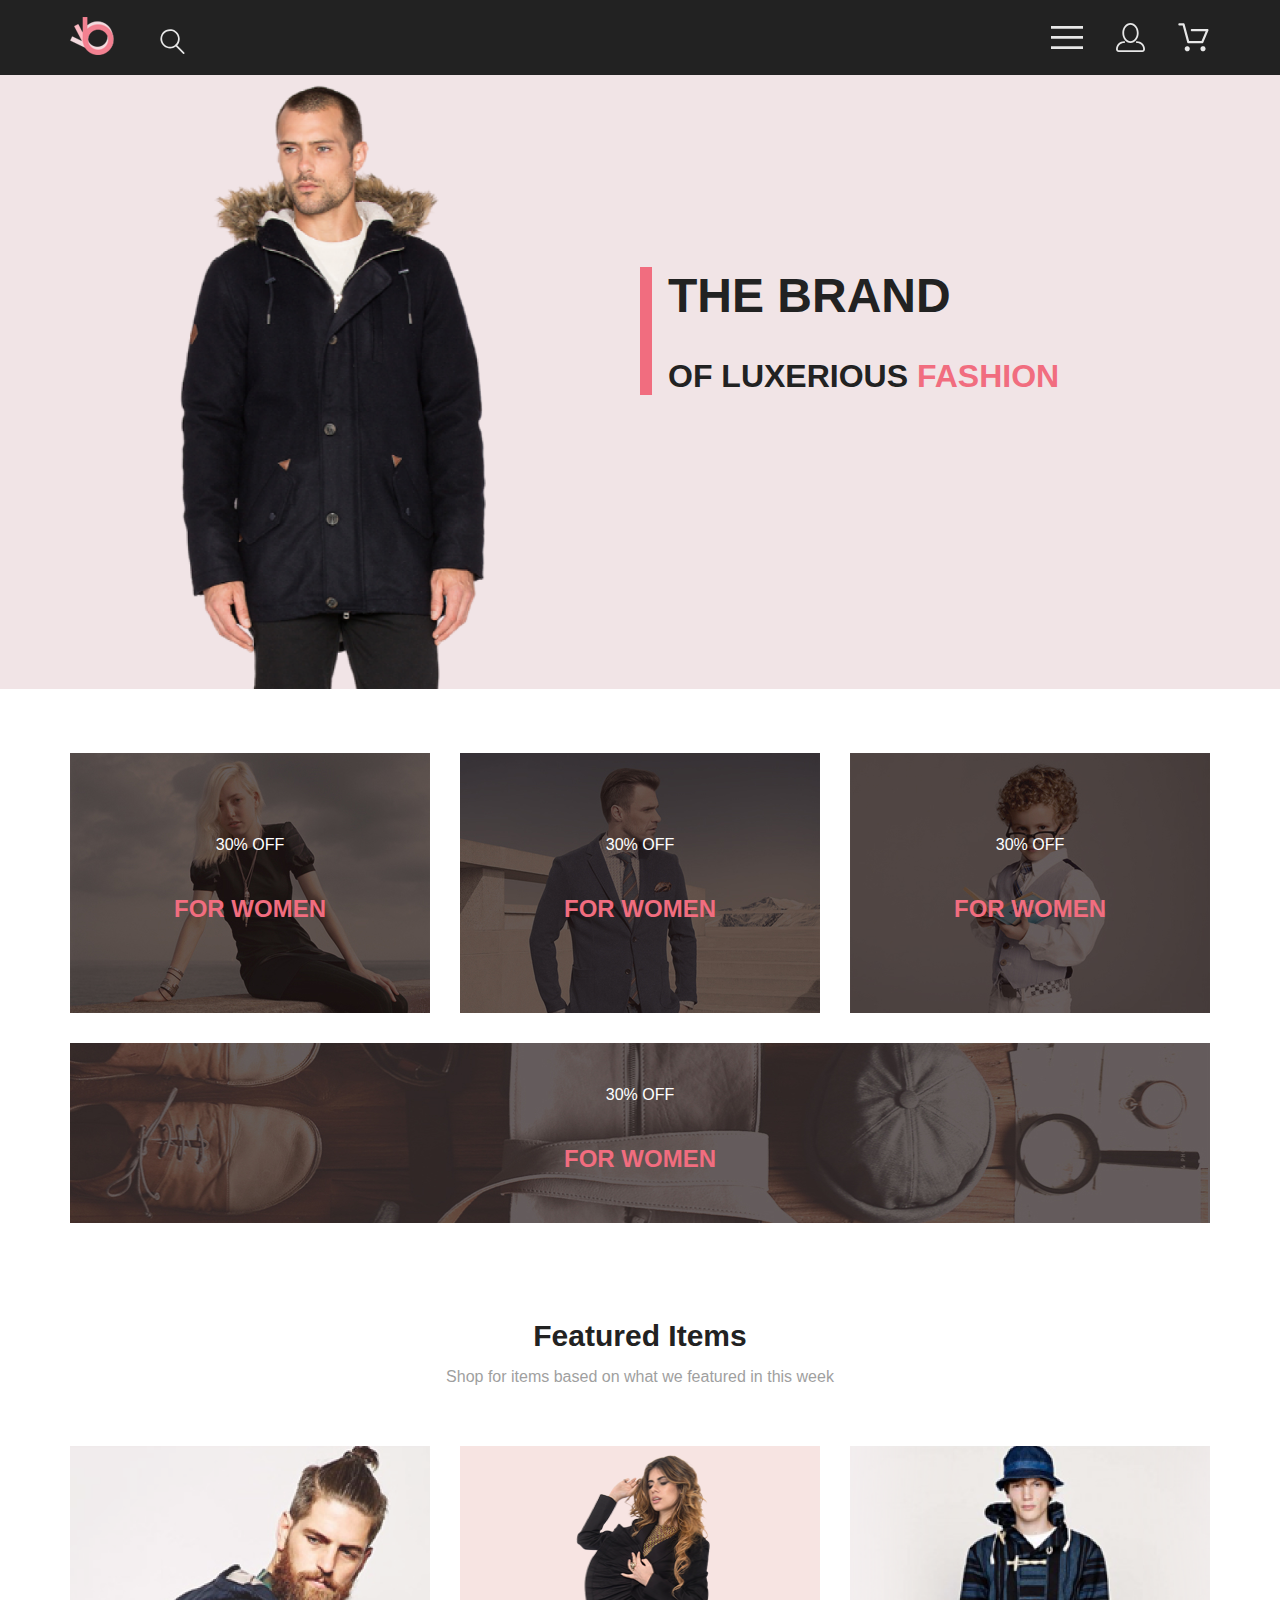
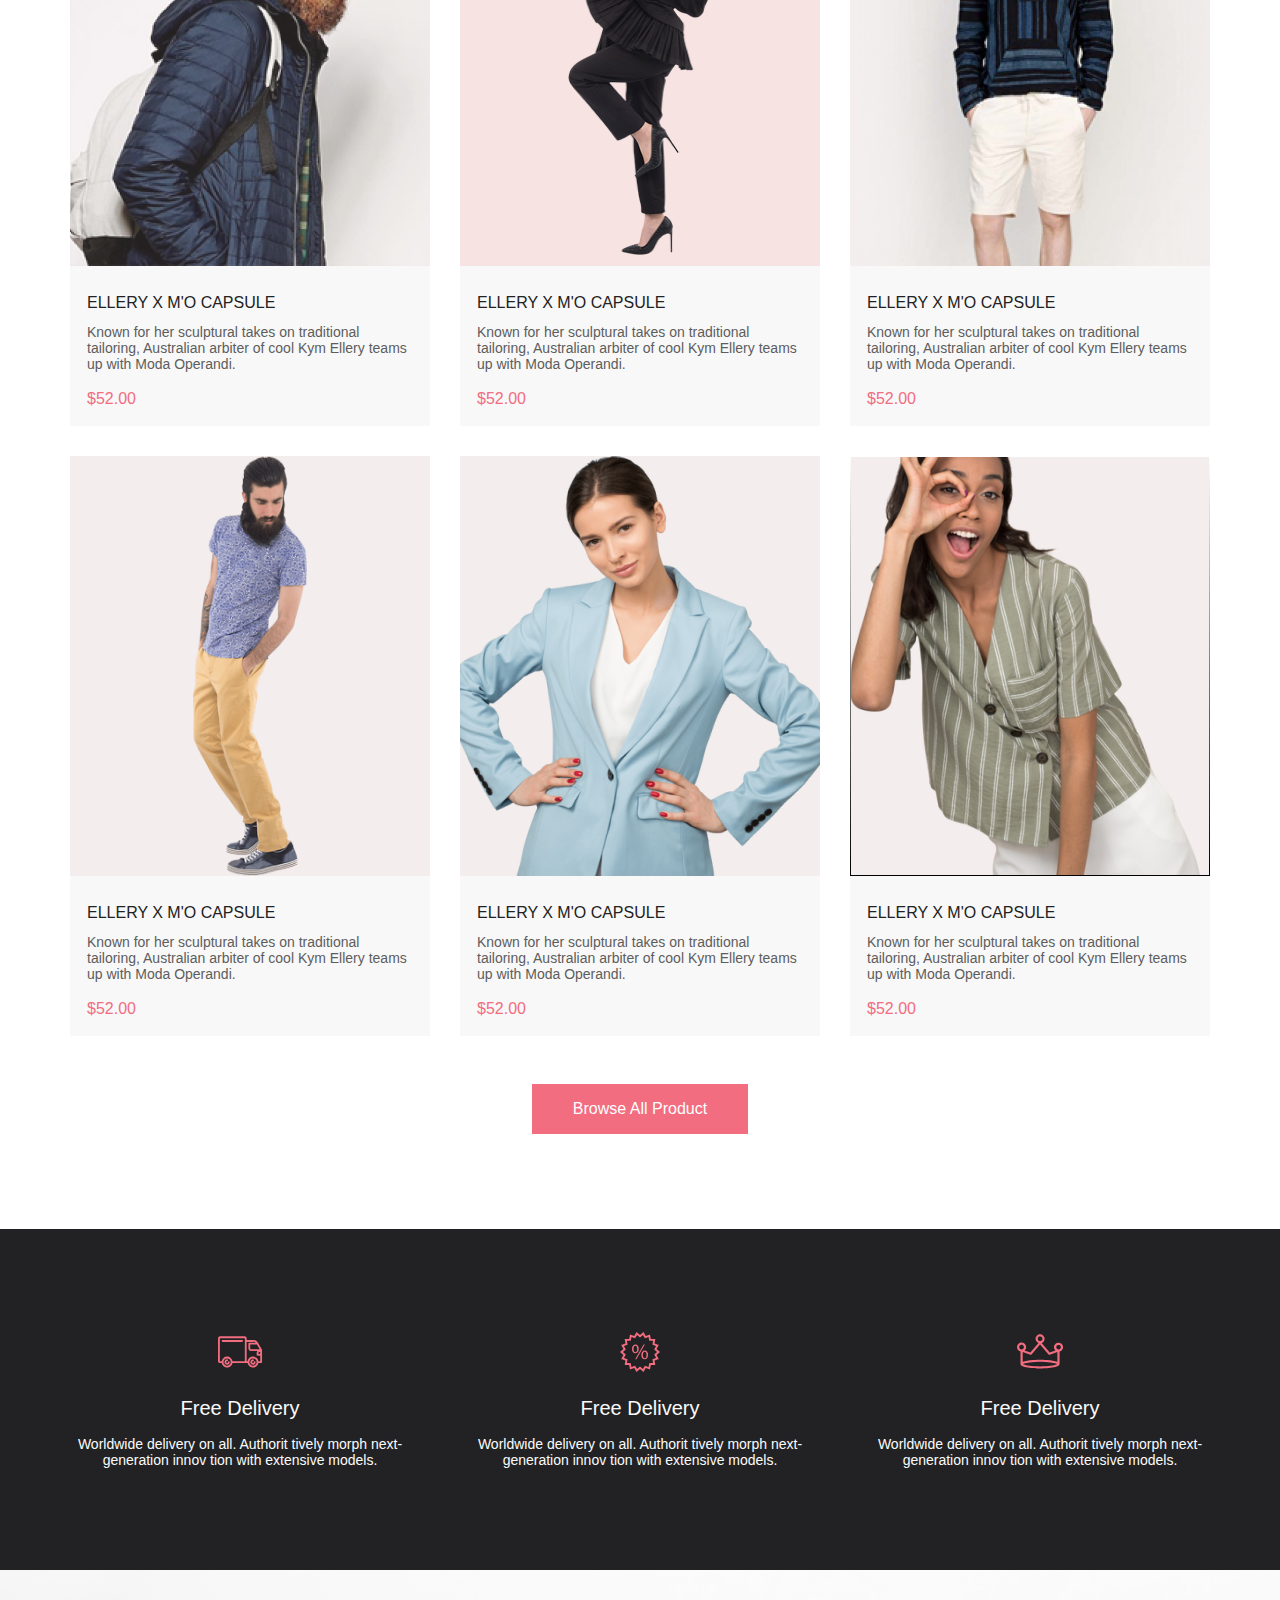
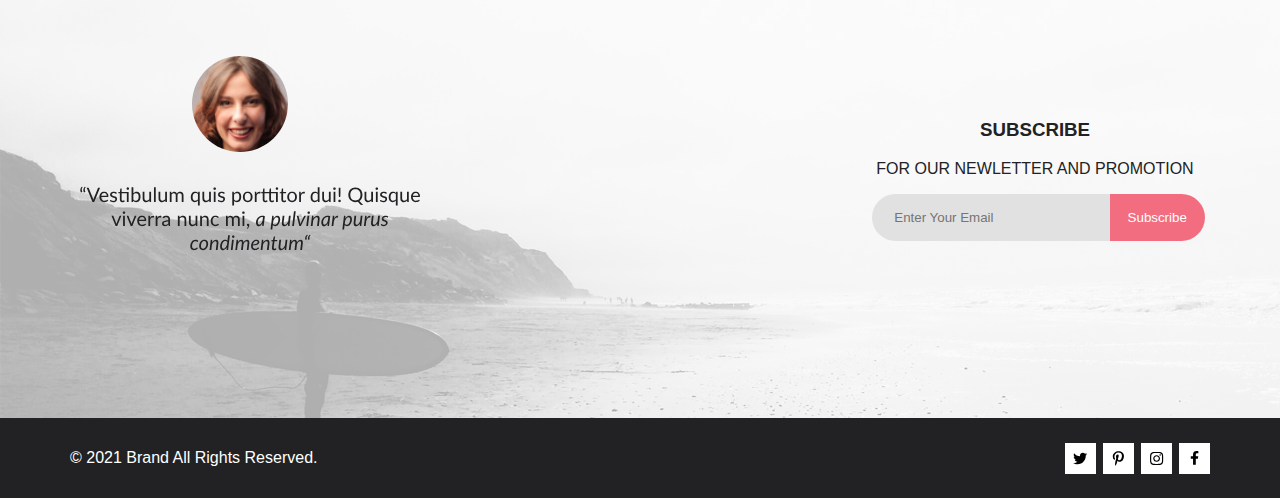
<file: docs/index.html>
<!DOCTYPE html>
<html lang="en">

<head>
    <meta charset="UTF-8">
    <meta http-equiv="X-UA-Compatible" content="IE=edge">
    <meta name="viewport" content="width=device-width, initial-scale=1.0">
    <title>MainPage</title>
    <link rel="stylesheet" href="assets/style/style.css">
    <!-- favicon >>> -->
    <link rel="apple-touch-icon" sizes="180x180" href="assets/images/logo.svg">
    <link rel="icon" type="image/png" sizes="32x32" href="assets/images/logo.svg">
    <link rel="icon" type="image/png" sizes="16x16" href="assets/images/logo.svg">
    <link rel="manifest" href="assets/images/logo.svg">
    <link rel="mask-icon" href="assets/images/logo.svg" color="#f16d7f">
    <meta name="msapplication-TileColor" content="#da532c">
    <meta name="theme-color" content="#ffffff">
    <!-- <<< favicon -->
</head>

<body>
    <svg>
        <symbol id="twitter" viewBox="0 0 17 16">
            <g>
                <path
                    d="M14.4181 4.74107C14.4281 4.88319 14.4281 5.02535 14.4281 5.16747C14.4281 9.50247 11.1509 14.4974 5.16096 14.4974C3.31558 14.4974 1.60132 13.9593 0.159302 13.0253C0.421495 13.0558 0.673569 13.0659 0.94585 13.0659C2.46851 13.0659 3.8702 12.5482 4.98953 11.6649C3.5576 11.6345 2.3576 10.6903 1.94415 9.39081C2.14585 9.42125 2.34751 9.44156 2.5593 9.44156C2.85172 9.44156 3.14418 9.40094 3.41643 9.32991C1.92401 9.02531 0.80465 7.70553 0.80465 6.11163V6.07103C1.23825 6.31469 1.74249 6.46697 2.2769 6.48725C1.39959 5.89841 0.824826 4.89335 0.824826 3.75628C0.824826 3.14716 0.98614 2.58878 1.26851 2.10147C2.87187 4.09131 5.28195 5.39078 7.98443 5.53294C7.93403 5.28928 7.90376 5.0355 7.90376 4.78169C7.90376 2.97457 9.35586 1.5025 11.1609 1.5025C12.0987 1.5025 12.9457 1.89844 13.5407 2.53803C14.2768 2.39591 14.9827 2.12178 15.6079 1.74616C15.3659 2.5076 14.8516 3.14719 14.176 3.55325C14.8315 3.48222 15.4668 3.29944 16.0516 3.04566C15.608 3.69538 15.0533 4.27403 14.4181 4.74107Z"
                    fill="black" />
            </g>
        </symbol>

        <symbol id="pinterest" viewBox="0 0 13 16">
            <g>
                <path
                    d="M6.7402 0.203125C3.55552 0.203125 0.408081 2.34063 0.408081 5.8C0.408081 8 1.63726 9.25 2.38221 9.25C2.68951 9.25 2.86643 8.3875 2.86643 8.14375C2.86643 7.85313 2.13079 7.23438 2.13079 6.025C2.13079 3.5125 4.03043 1.73125 6.48878 1.73125C8.60259 1.73125 10.167 2.94062 10.167 5.1625C10.167 6.82187 9.50585 9.93437 7.3641 9.93437C6.59121 9.93437 5.93006 9.37187 5.93006 8.56563C5.93006 7.38438 6.74951 6.24062 6.74951 5.02187C6.74951 2.95312 3.83487 3.32812 3.83487 5.82812C3.83487 6.35313 3.90006 6.93437 4.13286 7.4125C3.70451 9.26875 2.82919 12.0344 2.82919 13.9469C2.82919 14.5375 2.91299 15.1188 2.96886 15.7094C3.0744 15.8281 3.02163 15.8156 3.18304 15.7563C4.74744 13.6 4.69157 13.1781 5.39928 10.3562C5.78107 11.0875 6.76814 11.4812 7.55034 11.4812C10.8468 11.4812 12.3274 8.24688 12.3274 5.33125C12.3274 2.22813 9.66415 0.203125 6.7402 0.203125Z"
                    fill="black" />
            </g>
        </symbol>

        <symbol id="instagram" viewBox="0 0 16 17">
            <g>
                <path
                    d="M8.13677 4.68162C6.02163 4.68162 4.31555 6.38494 4.31555 8.49666C4.31555 10.6084 6.02163 12.3117 8.13677 12.3117C10.2519 12.3117 11.958 10.6084 11.958 8.49666C11.958 6.38494 10.2519 4.68162 8.13677 4.68162ZM8.13677 10.9769C6.76991 10.9769 5.65248 9.86463 5.65248 8.49666C5.65248 7.12869 6.76658 6.01639 8.13677 6.01639C9.50695 6.01639 10.6211 7.12869 10.6211 8.49666C10.6211 9.86463 9.50363 10.9769 8.13677 10.9769ZM13.0056 4.52557C13.0056 5.02029 12.6065 5.41541 12.1143 5.41541C11.6188 5.41541 11.223 5.01697 11.223 4.52557C11.223 4.03416 11.6221 3.63572 12.1143 3.63572C12.6065 3.63572 13.0056 4.03416 13.0056 4.52557ZM15.5364 5.42869C15.4799 4.2367 15.2072 3.18084 14.3325 2.31092C13.4612 1.441 12.4036 1.16873 11.2097 1.10897C9.9792 1.03924 6.29101 1.03924 5.0605 1.10897C3.8699 1.16541 2.81233 1.43768 1.93768 2.3076C1.06302 3.17752 0.793639 4.23338 0.733776 5.42537C0.663937 6.65389 0.663937 10.3361 0.733776 11.5646C0.790313 12.7566 1.06302 13.8125 1.93768 14.6824C2.81233 15.5523 3.86658 15.8246 5.0605 15.8844C6.29101 15.9541 9.9792 15.9541 11.2097 15.8844C12.4036 15.8279 13.4612 15.5556 14.3325 14.6824C15.2039 13.8125 15.4766 12.7566 15.5364 11.5646C15.6063 10.3361 15.6063 6.65721 15.5364 5.42869ZM13.9468 12.8828C13.6874 13.5336 13.1852 14.0349 12.53 14.2972C11.5489 14.6857 9.22094 14.5961 8.13677 14.5961C7.05259 14.5961 4.72128 14.6824 3.74353 14.2972C3.09169 14.0383 2.58951 13.5369 2.32678 12.8828C1.93768 11.9033 2.02747 9.57908 2.02747 8.49666C2.02747 7.41424 1.941 5.0867 2.32678 4.11053C2.58619 3.45975 3.08837 2.95838 3.74353 2.69608C4.72461 2.3076 7.05259 2.39725 8.13677 2.39725C9.22094 2.39725 11.5523 2.31092 12.53 2.69608C13.1818 2.95506 13.684 3.45643 13.9468 4.11053C14.3359 5.09002 14.2461 7.41424 14.2461 8.49666C14.2461 9.57908 14.3359 11.9066 13.9468 12.8828Z"
                    fill="black" />
            </g>
        </symbol>

        <symbol id="facebook" viewBox="0 0 11 16">
            <g>
                <path
                    d="M9.08836 8.28L9.50686 5.61602H6.89022V3.88729C6.89022 3.15847 7.25574 2.44806 8.42765 2.44806H9.61722V0.179975C9.61722 0.179975 8.53772 0 7.50561 0C5.35073 0 3.9422 1.27593 3.9422 3.5857V5.61602H1.54688V8.28H3.9422V14.72H6.89022V8.28H9.08836Z"
                    fill="black" />
            </g>
        </symbol>
        <symbol id="car" viewBox="0 0 46 32">
            <g>
                <path
                    d="M30.2868 27.2429H14.8098C14.6026 28.5509 13.9355 29.742 12.9285 30.6021C11.9215 31.4621 10.6406 31.9346 9.31633 31.9346C7.99203 31.9346 6.71117 31.4621 5.70415 30.6021C4.69713 29.742 4.03003 28.5509 3.82283 27.2429H1.88582C1.391 27.2397 0.91765 27.0404 0.569536 26.6887C0.221422 26.337 0.0269624 25.8618 0.0288259 25.3669V1.87695C0.0266969 1.38195 0.221028 0.906335 0.56917 0.554443C0.917313 0.202551 1.39082 0.00317363 1.88582 0H27.4368C27.9318 0.00317353 28.4051 0.202522 28.7531 0.554443C29.1011 0.906364 29.2952 1.38204 29.2928 1.87695V3.78198H36.4138C36.4942 3.78164 36.5742 3.79208 36.6518 3.81299C38.9518 4.01299 40.1088 5.2129 41.3288 7.2749L44.8878 13.3689C44.9727 13.5136 45.0176 13.6782 45.0178 13.8459V26.304C45.0189 26.5515 44.9216 26.7892 44.7475 26.9651C44.5733 27.141 44.3364 27.2406 44.0888 27.2419H41.2748C41.0676 28.5499 40.4005 29.741 39.3935 30.6011C38.3865 31.4611 37.1056 31.9336 35.7813 31.9336C34.457 31.9336 33.1762 31.4611 32.1691 30.6011C31.1621 29.741 30.495 28.5499 30.2878 27.2419L30.2868 27.2429ZM32.0648 26.304C32.0727 27.0369 32.2973 27.7511 32.7102 28.3567C33.1231 28.9623 33.706 29.4322 34.3854 29.7073C35.0649 29.9824 35.8105 30.0503 36.5284 29.9026C37.2464 29.7548 37.9046 29.398 38.4202 28.877C38.9358 28.3559 39.2857 27.6941 39.426 26.9746C39.5662 26.2551 39.4905 25.5103 39.2083 24.8337C38.9262 24.1572 38.4502 23.5794 37.8403 23.1729C37.2304 22.7663 36.5138 22.5491 35.7808 22.5488C34.7905 22.5552 33.8431 22.9543 33.1464 23.6582C32.4498 24.3621 32.0608 25.3136 32.0648 26.304ZM5.60085 26.304C5.60874 27.0369 5.83327 27.7511 6.2462 28.3567C6.65914 28.9623 7.24201 29.4322 7.92143 29.7073C8.60086 29.9824 9.34648 30.0503 10.0644 29.9026C10.7824 29.7548 11.4406 29.398 11.9562 28.877C12.4718 28.3559 12.8217 27.6941 12.962 26.9746C13.1022 26.2551 13.0265 25.5103 12.7443 24.8337C12.4622 24.1572 11.9862 23.5794 11.3763 23.1729C10.7664 22.7663 10.0498 22.5491 9.31682 22.5488C8.3263 22.5549 7.37866 22.9537 6.68181 23.6577C5.98496 24.3617 5.59585 25.3134 5.59984 26.304H5.60085ZM41.2728 25.366H43.1588V19.7478H40.4228C40.3002 19.7473 40.1789 19.7227 40.0659 19.6753C39.9528 19.6279 39.8502 19.5585 39.7639 19.4714C39.6776 19.3843 39.6094 19.281 39.563 19.1675C39.5167 19.054 39.4932 18.9324 39.4938 18.8098V16.9629C39.4935 16.2423 39.7691 15.5488 40.2638 15.0249H33.8848C33.8076 15.0248 33.7307 15.015 33.6558 14.9958C32.9511 14.933 32.2956 14.6081 31.819 14.0852C31.3423 13.5623 31.0793 12.8794 31.0818 12.1719V7.47192C31.0812 7.34927 31.1047 7.22758 31.151 7.11401C31.1973 7.00044 31.2656 6.89725 31.3519 6.81006C31.4381 6.72286 31.5407 6.6535 31.6538 6.60596C31.7669 6.55841 31.8882 6.53361 32.0108 6.53296H38.4938C38.1495 6.21428 37.7421 5.97123 37.2981 5.81982C36.854 5.66842 36.3831 5.61187 35.9158 5.65381H29.2928V25.3618H30.2868C30.494 24.0538 31.1611 22.8627 32.1682 22.0027C33.1752 21.1426 34.456 20.6702 35.7803 20.6702C37.1046 20.6702 38.3855 21.1426 39.3925 22.0027C40.3995 22.8627 41.0666 24.0538 41.2738 25.3618L41.2728 25.366ZM14.8088 25.366H27.4358V1.87598H1.88582V25.366H3.82283C4.03003 24.058 4.69713 22.8666 5.70415 22.0066C6.71117 21.1465 7.99203 20.6741 9.31633 20.6741C10.6406 20.6741 11.9215 21.1465 12.9285 22.0066C13.9355 22.8666 14.6026 24.058 14.8098 25.366H14.8088ZM41.3508 16.9658V17.875H43.1588V16.0278H42.2798C42.033 16.0294 41.7968 16.1288 41.6229 16.304C41.449 16.4792 41.3516 16.716 41.3518 16.9629L41.3508 16.9658ZM32.9378 12.1738C32.9368 12.4263 33.0359 12.6691 33.2134 12.8486C33.3909 13.0282 33.6324 13.13 33.8848 13.1318C33.9487 13.1316 34.0124 13.1384 34.0748 13.1519H42.5998L39.8339 8.41602H32.9338L32.9378 12.1738ZM33.0308 26.3059C33.0279 25.5734 33.3157 24.8695 33.8311 24.3489C34.3464 23.8283 35.0473 23.5333 35.7798 23.5288C36.0286 23.5288 36.2672 23.6278 36.4431 23.8037C36.619 23.9796 36.7178 24.218 36.7178 24.4668C36.7178 24.7156 36.619 24.9542 36.4431 25.1301C36.2672 25.306 36.0286 25.4048 35.7798 25.4048C35.6015 25.4032 35.4267 25.4548 35.2777 25.5527C35.1286 25.6507 35.012 25.7905 34.9427 25.9548C34.8733 26.1191 34.8544 26.3005 34.8882 26.4756C34.922 26.6507 35.0071 26.8118 35.1326 26.9385C35.2582 27.0651 35.4185 27.1516 35.5933 27.187C35.7681 27.2224 35.9494 27.2051 36.1144 27.1372C36.2793 27.0693 36.4203 26.9538 36.5196 26.8057C36.6188 26.6575 36.6718 26.4833 36.6718 26.3049C36.6718 26.0587 36.7696 25.8226 36.9438 25.6484C37.1179 25.4743 37.3541 25.3765 37.6003 25.3765C37.8466 25.3765 38.0828 25.4743 38.2569 25.6484C38.431 25.8226 38.5288 26.0587 38.5288 26.3049C38.5288 27.0343 38.2391 27.7338 37.7234 28.2495C37.2077 28.7652 36.5082 29.0549 35.7788 29.0549C35.0495 29.0549 34.35 28.7652 33.8343 28.2495C33.3186 27.7338 33.0288 27.0343 33.0288 26.3049L33.0308 26.3059ZM6.56682 26.3059C6.56389 25.5734 6.85171 24.8695 7.36708 24.3489C7.88245 23.8283 8.58329 23.5333 9.31584 23.5288C9.56462 23.5288 9.8032 23.6278 9.97911 23.8037C10.155 23.9796 10.2538 24.218 10.2538 24.4668C10.2538 24.7156 10.155 24.9542 9.97911 25.1301C9.8032 25.306 9.56462 25.4048 9.31584 25.4048C9.13751 25.4032 8.9627 25.4548 8.81365 25.5527C8.66459 25.6507 8.548 25.7905 8.47865 25.9548C8.40931 26.1191 8.39033 26.3005 8.42415 26.4756C8.45797 26.6507 8.54305 26.8118 8.6686 26.9385C8.79414 27.0651 8.95449 27.1516 9.12929 27.187C9.30409 27.2224 9.48546 27.2051 9.65038 27.1372C9.8153 27.0693 9.95634 26.9538 10.0556 26.8057C10.1548 26.6575 10.2078 26.4833 10.2078 26.3049C10.2078 26.0587 10.3057 25.8226 10.4798 25.6484C10.6539 25.4743 10.8901 25.3765 11.1363 25.3765C11.3826 25.3765 11.6188 25.4743 11.7929 25.6484C11.967 25.8226 12.0648 26.0587 12.0648 26.3049C12.0648 27.0343 11.7751 27.7338 11.2594 28.2495C10.7437 28.7652 10.0442 29.0549 9.31484 29.0549C8.58549 29.0549 7.88601 28.7652 7.37029 28.2495C6.85456 27.7338 6.56484 27.0343 6.56484 26.3049L6.56682 26.3059ZM4.70885 5.65991C4.46008 5.65991 4.22149 5.56116 4.04558 5.38525C3.86967 5.20934 3.77083 4.9707 3.77083 4.72192C3.77083 4.47315 3.86967 4.2345 4.04558 4.05859C4.22149 3.88268 4.46008 3.78394 4.70885 3.78394H24.6088C24.8576 3.78394 25.0962 3.88268 25.2721 4.05859C25.448 4.2345 25.5468 4.47315 25.5468 4.72192C25.5468 4.9707 25.448 5.20934 25.2721 5.38525C25.0962 5.56116 24.8576 5.65991 24.6088 5.65991H4.70885Z"
                    fill="#F16D7F" />
            </g>
        </symbol>
        <symbol id="percent" viewBox="0 0 40 40">
            <g>
                <path
                    d="M19.994 37.0239L16.523 39.9238L14.235 36.0039L9.995 37.5159L9.17297 33.0359L4.67999 32.991L5.41199 28.491L1.20398 26.8909L3.414 22.925L0 19.96L3.41199 16.9929L1.20203 13.0278L5.41101 11.428L4.67798 6.93286L9.172 6.88892L9.99402 2.40894L14.234 3.91992L16.522 0L19.993 2.8999L23.464 0L25.753 3.9209L29.993 2.40894L30.814 6.88989L35.308 6.93481L34.576 11.4299L38.784 13.03L36.574 16.9958L39.986 19.9609L36.574 22.928L38.783 26.894L34.574 28.4939L35.307 32.988L30.812 33.033L29.991 37.5139L25.753 36.0029L23.464 39.9229L19.994 37.0239ZM21.2 35.541L22.961 37.012L24.122 35.022L24.914 33.666L26.382 34.189L28.533 34.957L28.95 32.6838L29.235 31.1289L30.796 31.113L33.078 31.092L32.706 28.8098L32.452 27.25L33.911 26.696L36.045 25.8828L34.925 23.873L34.159 22.498L35.342 21.4709L37.076 19.9609L35.343 18.4609L34.16 17.4319L34.926 16.0559L36.047 14.0449L33.913 13.2339L32.454 12.6809L32.709 11.1208L33.081 8.83984L30.799 8.81689L29.239 8.80103L28.954 7.24683L28.538 4.97388L26.386 5.74097L24.918 6.26392L24.125 4.90698L22.963 2.91699L21.201 4.38794L19.996 5.39282L18.791 4.38794L17.03 2.91699L15.869 4.90601L15.077 6.26294L13.608 5.73999L11.458 4.97192L11.04 7.24585L10.755 8.80005L9.19501 8.81592L6.914 8.83789L7.28601 11.1199L7.53998 12.678L6.08099 13.2329L3.94598 14.0439L5.06702 16.0549L5.83301 17.4299L4.65002 18.459L2.91602 19.967L4.64899 21.4739L5.83197 22.5029L5.06598 23.8779L3.94501 25.8879L6.078 26.698L7.53802 27.2529L7.28302 28.812L6.91199 31.0959L9.19299 31.1189L10.753 31.135L11.038 32.6899L11.455 34.9619L13.607 34.1948L15.076 33.6719L15.868 35.0288L17.03 37.019L18.791 35.5479L19.996 34.543L21.2 35.541ZM21.318 23.02C21.318 20.093 22.883 18.4648 24.777 18.4648C26.783 18.4648 28.077 20.0279 28.077 22.7949C28.077 25.8539 26.492 27.3718 24.662 27.3718C22.883 27.3718 21.338 25.922 21.318 23.02ZM22.839 22.9319C22.816 24.7829 23.521 26.1899 24.711 26.1899C25.988 26.1899 26.561 24.8049 26.561 22.8899C26.561 21.1249 26.054 19.6528 24.711 19.6528C23.5 19.6488 22.839 21.1029 22.839 22.9309V22.9319ZM15.194 27.332L23.609 12.613H24.842L16.427 27.332H15.194ZM11.979 16.99C11.979 14.09 13.542 12.458 15.437 12.458C17.437 12.458 18.763 14.022 18.763 16.79C18.763 19.848 17.177 21.365 15.327 21.365C13.544 21.365 12 19.915 11.979 16.991V16.99ZM13.521 16.9238C13.477 18.7748 14.162 20.1809 15.371 20.1829C16.648 20.1829 17.221 18.7988 17.221 16.8828C17.221 15.1168 16.714 13.645 15.371 13.645C14.162 13.642 13.521 15.092 13.521 16.925V16.9238Z"
                    fill="#F16D7F" />
            </g>
        </symbol>
        <symbol id="crown" viewBox="0 0 48 35">
            <g>
                <path
                    d="M42.393 8.53564C41.1766 8.52335 40.0049 8.99349 39.1342 9.84302C38.2635 10.6925 37.7647 11.8522 37.747 13.0686C37.7501 13.7086 37.8911 14.3405 38.1603 14.9211C38.4295 15.5018 38.8206 16.0176 39.3071 16.4336L33.4471 18.4888L25.1081 8.80566C26.0034 8.50693 26.7831 7.93646 27.3388 7.17358C27.8945 6.41071 28.1983 5.49331 28.2081 4.54956C28.1828 3.33432 27.6824 2.17743 26.814 1.3269C25.9457 0.476377 24.7785 0 23.563 0C22.3475 0 21.1804 0.476377 20.3121 1.3269C19.4437 2.17743 18.9432 3.33432 18.918 4.54956C18.9277 5.48395 19.2253 6.39274 19.7702 7.15186C20.3151 7.91097 21.0809 8.48368 21.9631 8.79175L13.611 18.4917L7.7531 16.4368C8.23917 16.0206 8.62989 15.5045 8.89873 14.9238C9.16757 14.3432 9.30822 13.7116 9.31108 13.0718C9.33412 12.195 9.10852 11.3296 8.66045 10.5757C8.21238 9.82172 7.56009 9.2099 6.77898 8.81104C5.99787 8.41217 5.11986 8.2424 4.24639 8.32153C3.37291 8.40067 2.53965 8.72555 1.84295 9.2583C1.14624 9.79105 0.614525 10.5101 0.309254 11.3323C0.00398245 12.1545 -0.0623783 13.0462 0.117848 13.9045C0.298073 14.7629 0.717494 15.5526 1.32769 16.1826C1.93788 16.8126 2.71394 17.2571 3.56609 17.4646V29.7556C3.57345 29.8376 3.59015 29.9184 3.61602 29.9966C3.58308 30.1233 3.56636 30.2538 3.56609 30.3848C3.56609 34.7968 21.485 34.9268 23.528 34.9268C25.571 34.9268 43.49 34.7978 43.49 30.3848C43.4893 30.2539 43.4725 30.1234 43.44 29.9966C43.4676 29.9189 43.4845 29.8379 43.49 29.7556V17.4646C44.5889 17.2244 45.5587 16.5828 46.2094 15.6653C46.8601 14.7478 47.1449 13.6204 47.0082 12.5039C46.8715 11.3874 46.323 10.3621 45.4701 9.62866C44.6173 8.89526 43.5214 8.50653 42.397 8.53857L42.393 8.53564ZM21.174 4.55176C21.1625 4.07755 21.2926 3.61062 21.5477 3.21069C21.8027 2.81076 22.1712 2.49591 22.606 2.3064C23.0408 2.11688 23.5223 2.06132 23.9889 2.14673C24.4555 2.23214 24.8861 2.45463 25.2256 2.78589C25.5652 3.11715 25.7982 3.542 25.8951 4.00635C25.9919 4.4707 25.9482 4.95345 25.7695 5.39282C25.5907 5.8322 25.2851 6.20831 24.8915 6.47314C24.498 6.73798 24.0345 6.8795 23.5601 6.87964C22.9354 6.88605 22.3335 6.64481 21.8863 6.2085C21.4391 5.77218 21.183 5.17647 21.174 4.55176ZM13.584 20.8276C13.801 20.9026 14.0353 20.9113 14.2573 20.8525C14.4792 20.7938 14.6786 20.6701 14.83 20.4976L23.5301 10.3977L32.23 20.4976C32.3812 20.6702 32.5804 20.7938 32.8022 20.8528C33.0239 20.9117 33.2581 20.9033 33.475 20.8286L41.2331 18.1038V28.0408C36.3481 25.9188 25.124 25.8406 23.533 25.8406C21.942 25.8406 10.7141 25.9198 5.83306 28.0408V18.1038L13.584 20.8276ZM23.527 32.7166C14.827 32.7166 9.27802 31.7057 6.97002 30.8547C6.61895 30.7373 6.28322 30.578 5.97002 30.3806C6.69202 29.8596 9.03109 29.1487 12.9361 28.6487C19.9715 27.844 27.0756 27.844 34.111 28.6487C38.011 29.1487 40.3561 29.8596 41.0761 30.3806C40.7654 30.5794 40.4312 30.7388 40.0811 30.8547C37.7791 31.7037 32.235 32.7166 23.527 32.7166ZM2.28008 13.0686C2.26895 12.5945 2.39939 12.1279 2.65471 11.7283C2.91003 11.3286 3.27866 11.0139 3.71355 10.8247C4.14844 10.6355 4.62977 10.5801 5.09624 10.6658C5.56271 10.7514 5.99313 10.9743 6.33245 11.3057C6.67176 11.637 6.90458 12.0618 7.00127 12.5261C7.09797 12.9904 7.05412 13.4731 6.87529 13.9124C6.69647 14.3516 6.39074 14.7277 5.99724 14.9924C5.60374 15.2572 5.14033 15.3986 4.66607 15.3987C4.04091 15.4054 3.43856 15.1638 2.99126 14.7271C2.54396 14.2903 2.28825 13.6937 2.28008 13.0686ZM42.393 15.3987C41.935 15.3875 41.4906 15.2414 41.1152 14.9788C40.7398 14.7162 40.4501 14.3487 40.2825 13.9224C40.1149 13.496 40.0768 13.0297 40.1729 12.5818C40.269 12.1339 40.4952 11.7241 40.8229 11.4041C41.1507 11.084 41.5656 10.8677 42.0157 10.7822C42.4658 10.6968 42.931 10.7459 43.3533 10.9236C43.7756 11.1013 44.1361 11.3997 44.3897 11.7812C44.6433 12.1628 44.7788 12.6105 44.7791 13.0686C44.7704 13.6935 44.5144 14.2895 44.0672 14.7261C43.62 15.1626 43.0179 15.4041 42.393 15.3977V15.3987Z"
                    fill="#F16D7F" />

            </g>
        </symbol>
        <symbol id="account" viewBox="0 0 29 29">
            <g>
                <path
                    d="M14.5 19.937C19 19.937 22.656 15.464 22.656 9.968C22.656 4.472 19 0 14.5 0C13.3631 0.0217413 12.2463 0.303398 11.2351 0.823397C10.2239 1.34339 9.34507 2.08794 8.66602 3C7.12663 4.99573 6.30819 7.45381 6.34399 9.974C6.34399 15.465 10 19.937 14.5 19.937ZM14.5 1.813C18 1.813 20.844 5.472 20.844 9.969C20.844 14.466 17.998 18.125 14.5 18.125C11.002 18.125 8.15603 14.465 8.15503 9.969C8.15403 5.473 11 1.813 14.5 1.813ZM20.844 18.125C20.6036 18.125 20.373 18.2205 20.203 18.3905C20.033 18.5605 19.9375 18.7911 19.9375 19.0315C19.9375 19.2719 20.033 19.5025 20.203 19.6725C20.373 19.8425 20.6036 19.938 20.844 19.938C22.526 19.9399 24.1386 20.6088 25.3279 21.7982C26.5172 22.9875 27.1861 24.6 27.188 26.282C27.1875 26.5221 27.0918 26.7523 26.922 26.9221C26.7522 27.0918 26.5221 27.1875 26.282 27.188H2.71997C2.47985 27.1875 2.24975 27.0918 2.07996 26.9221C1.91016 26.7523 1.81449 26.5221 1.81396 26.282C1.81608 24.6001 2.48517 22.9877 3.67444 21.7985C4.86371 20.6092 6.47608 19.9401 8.15796 19.938C8.39824 19.938 8.62868 19.8425 8.79858 19.6726C8.96849 19.5027 9.06396 19.2723 9.06396 19.032C9.06396 18.7917 8.96849 18.5613 8.79858 18.3914C8.62868 18.2215 8.39824 18.126 8.15796 18.126C5.99541 18.1279 3.92201 18.9875 2.39258 20.5164C0.863144 22.0453 0.00264777 24.1185 0 26.281C0.000794067 27.0019 0.287502 27.693 0.797241 28.2027C1.30698 28.7125 1.99811 28.9992 2.71899 29H26.282C27.0027 28.9989 27.6936 28.7121 28.2031 28.2024C28.7126 27.6927 28.9992 27.0017 29 26.281C28.9974 24.1187 28.1372 22.0457 26.6083 20.5168C25.0793 18.9878 23.0063 18.1276 20.844 18.125Z"
                    fill="#E8E8E8" />

            </g>
        </symbol>
        <symbol id="burger_menu" viewBox="0 0 32 23">
            <g>
                <path d="M0 23V20.31H32V23H0ZM0 12.76V10.07H32V12.76H0ZM0 2.69V0H32V2.69H0Z" fill="#E8E8E8" />

            </g>
        </symbol>
        <symbol id="search" viewBox="0 0 27 28">
            <g>
                <path
                    d="M19.0589 17.6251C20.6705 15.865 21.6275 13.6039 21.769 11.2216C21.9106 8.83932 21.2281 6.48088 19.8362 4.54232C18.4443 2.60377 16.4278 1.20318 14.1252 0.575765C11.8227 -0.0516554 9.37437 0.132305 7.19143 1.09675C5.0085 2.0612 3.22389 3.74739 2.1373 5.87217C1.05071 7.99695 0.728322 10.4309 1.22426 12.7653C1.72021 15.0997 3.00428 17.1923 4.86085 18.6919C6.71741 20.1914 9.0334 21.0064 11.4199 21.0001C13.6723 21.0031 15.8638 20.2691 17.6599 18.9101L25.4079 26.7171C25.4934 26.8061 25.5958 26.8772 25.7091 26.9261C25.8225 26.9751 25.9444 27.0009 26.0679 27.0021C26.1916 27.0024 26.314 26.9773 26.4276 26.9283C26.5411 26.8793 26.6434 26.8074 26.7279 26.7171C26.9018 26.5362 26.999 26.295 26.999 26.0441C26.999 25.7931 26.9018 25.5519 26.7279 25.371L19.0589 17.6251ZM2.88589 10.5001C2.89873 8.81477 3.41021 7.17101 4.35586 5.776C5.30151 4.38098 6.63899 3.29715 8.1997 2.66114C9.76042 2.02513 11.4745 1.86542 13.1258 2.20213C14.7772 2.53884 16.2919 3.3569 17.479 4.55319C18.6661 5.74948 19.4725 7.27044 19.7965 8.92433C20.1204 10.5782 19.9475 12.291 19.2995 13.8468C18.6515 15.4026 17.5574 16.7316 16.1551 17.6665C14.7529 18.6014 13.1052 19.1002 11.4199 19.1C9.14843 19.0892 6.97409 18.1775 5.3741 16.5652C3.77412 14.9528 2.87924 12.7715 2.88589 10.5001Z"
                    fill="#E8E8E8" />

            </g>
        </symbol>
        <symbol id="cart" viewBox="0 0 27 25">
            <g>
                <path
                    d="M5.49847 22.185C5.50635 21.752 5.64091 21.3309 5.88519 20.9748C6.12947 20.6186 6.47261 20.3431 6.87158 20.1828C7.27055 20.0226 7.7076 19.9848 8.12781 20.0741C8.54802 20.1635 8.93269 20.376 9.23358 20.685C9.53447 20.994 9.73817 21.3857 9.81909 21.811C9.90002 22.2363 9.85453 22.6763 9.68842 23.0756C9.52231 23.475 9.24296 23.8161 8.88538 24.0559C8.52779 24.2957 8.10791 24.4237 7.67847 24.4237C7.38955 24.4211 7.10399 24.3611 6.83807 24.2472C6.57216 24.1333 6.3311 23.9676 6.12866 23.7597C5.92623 23.5518 5.76639 23.3057 5.65826 23.0355C5.55013 22.7653 5.49584 22.4763 5.49847 22.185ZM21.3045 24.4237C20.8711 24.4303 20.4453 24.3087 20.0797 24.074C19.7141 23.8393 19.4247 23.5017 19.2471 23.103C19.0696 22.7042 19.0117 22.2618 19.0806 21.8303C19.1496 21.3988 19.3423 20.9971 19.6351 20.6748C19.9278 20.3524 20.3077 20.1236 20.728 20.0165C21.1482 19.9095 21.5903 19.929 21.9997 20.0724C22.4091 20.2159 22.7679 20.4771 23.0317 20.8238C23.2956 21.1706 23.453 21.5877 23.4845 22.0236C23.5269 22.6155 23.3369 23.2004 22.9555 23.6523C22.7706 23.8745 22.5436 24.0574 22.2877 24.1901C22.0319 24.3227 21.7524 24.4025 21.4655 24.4247L21.3045 24.4237ZM8.59351 17.4855C8.38116 17.4851 8.17488 17.414 8.00671 17.2833C7.83855 17.1525 7.71792 16.9694 7.66351 16.7624L3.73651 2.19527H0.978516C0.719001 2.19527 0.470064 2.09128 0.28656 1.90622C0.103056 1.72116 0 1.47018 0 1.20847C0 0.946764 0.103056 0.695782 0.28656 0.510726C0.470064 0.325669 0.719001 0.22168 0.978516 0.22168H4.45752C4.66982 0.222254 4.876 0.293463 5.04413 0.424184C5.21226 0.554905 5.33295 0.737883 5.38751 0.944787L9.31451 15.5119H20.0185L23.5765 7.12665H11.7185C11.459 7.12665 11.2101 7.02266 11.0266 6.83761C10.8431 6.65255 10.74 6.40157 10.74 6.13986C10.74 5.87815 10.8431 5.62717 11.0266 5.44211C11.2101 5.25705 11.459 5.15306 11.7185 5.15306H25.0535C25.2131 5.15352 25.3701 5.19451 25.5099 5.27223C25.6497 5.34995 25.7679 5.46195 25.8535 5.59784C25.9413 5.73569 25.9945 5.89303 26.0084 6.05627C26.0224 6.21951 25.9966 6.38368 25.9335 6.53465L21.5425 16.8935C21.469 17.0684 21.3462 17.2177 21.1895 17.3229C21.0327 17.4281 20.8488 17.4846 20.6605 17.4855H8.59351Z"
                    fill="#ffffff" />
            </g>
        </symbol>
    </svg>
    <header class="header center">

        <div class="header__left">
            <a class="header__logo" href="index.html">
                <img src="assets/images/logo.svg" alt="logo">
            </a>

            <a class="header__search" href="#">
                <svg>
                    <use xlink:href="#search"></use>
                </svg>
            </a>
        </div>
        <div class="header__right">
            <a class="header__icons" href="#">
                <svg class="header__icons-burger_menu">
                    <use xlink:href="#burger_menu"></use>
                </svg>
            </a>
            <a class="header__icons header__icons-account" href="registration.html">
                <svg class="header__icons-account">
                    <use xlink:href="#account"></use>
                </svg>
            </a>
            <a class="header__icons header__icons-cart" href="cart.html">
                <svg class="header__icons-cart">
                    <use xlink:href="#cart"></use>
                </svg>
            </a>

        </div>


    </header>
    <main class="main main_content">


        <section class="promo">
            <div class="promo__left">
                <img class="promo__img" src="assets/images/promo__img.png" alt="promo image">
            </div>
            <div class="promo__right">
                <div class="promo__content">
                    <h1 class="promo__h1">THE BRAND</h1>
                    <h3 class="promo__heading">OF LUXERIOUS <span class="promo__text">FASHION</span></h3>
                </div>
            </div>
        </section>
        <section class="sale center">
            <div class="sale__box">
                <div class="sale__item">
                    <img class="sale__img" src="assets/images/sale-item-1.jpg" alt="sale img">
                    <div class="sale__content">
                        <p class="sale__text">30% OFF</p>
                        <h3 class="sale__heading">FOR WOMEN</h3>
                    </div>
                </div>
                <div class="sale__item">
                    <img class="sale__img" src="assets/images/sale-item-2.jpg" alt="sale img">
                    <div class="sale__content">
                        <p class="sale__text">30% OFF</p>
                        <h3 class="sale__heading">FOR WOMEN</h3>
                    </div>
                </div>
                <div class="sale__item">
                    <img class="sale__img" src="assets/images/sale-item-3.jpg" alt="sale img">
                    <div class="sale__content">
                        <p class="sale__text">30% OFF</p>
                        <h3 class="sale__heading">FOR WOMEN</h3>
                    </div>
                </div>
            </div>
            <div class="sale__item sale__item_big">
                <img class="sale__img" src="assets/images/sale-item-4.jpg" alt="sale img">
                <div class="sale__content">
                    <p class="sale__text">30% OFF</p>
                    <h3 class="sale__heading">FOR WOMEN</h3>
                </div>
            </div>
        </section>
        <section class="fetured_items">
            <div class="fetured_items_title">
                <div class="fetured_items_title_textTop">
                    Featured Items
                </div>
                <div class="fetured_items_title_textBottom">
                    Shop for items based on what we featured in this week
                </div>
            </div>


            <div class="cards center">
                <div class="card">
                    <div class="card__img">
                        <img src="assets/images/fetured_item--1.png" alt="retured_item--1">
                        <div class="card__img_background">
                            <div class="card__button_wrap">
                                <a class="card__button" href="#">
                                    <img src="assets/images/cart.svg" alt="cart">
                                    <div class="card__img_text">
                                        Add to cart
                                    </div>

                                </a>
                            </div>

                        </div>

                    </div>
                    <div class="card__text">
                        <div class="card__textTitle">
                            ellery x m'o capsule
                        </div>
                        <div class="card__textContent">
                            Known for her sculptural takes on traditional tailoring, Australian arbiter of cool Kym
                            Ellery
                            teams up with Moda Operandi.
                        </div>
                        <div class="card__textPrice">
                            $52.00
                        </div>
                    </div>
                </div>
                <div class="card">
                    <div class="card__img">
                        <img src="assets/images/fetured_item--2.png" alt="retured_item--1">
                        <div class="card__img_background">
                            <div class="card__button_wrap">
                                <a class="card__button" href="#">
                                    <img src="assets/images/cart.svg" alt="cart">
                                    <div class="card__img_text">
                                        Add to cart
                                    </div>

                                </a>
                            </div>

                        </div>

                    </div>
                    <div class="card__text">
                        <div class="card__textTitle">
                            ellery x m'o capsule
                        </div>
                        <div class="card__textContent">
                            Known for her sculptural takes on traditional tailoring, Australian arbiter of cool Kym
                            Ellery
                            teams up with Moda Operandi.
                        </div>
                        <div class="card__textPrice">
                            $52.00
                        </div>
                    </div>
                </div>
                <div class="card">
                    <div class="card__img">
                        <img src="assets/images/fetured_item--3.png" alt="retured_item--1">
                        <div class="card__img_background">
                            <div class="card__button_wrap">
                                <a class="card__button" href="#">
                                    <img src="assets/images/cart.svg" alt="cart">
                                    <div class="card__img_text">
                                        Add to cart
                                    </div>

                                </a>
                            </div>

                        </div>

                    </div>
                    <div class="card__text">
                        <div class="card__textTitle">
                            ellery x m'o capsule
                        </div>
                        <div class="card__textContent">
                            Known for her sculptural takes on traditional tailoring, Australian arbiter of cool Kym
                            Ellery
                            teams up with Moda Operandi.
                        </div>
                        <div class="card__textPrice">
                            $52.00
                        </div>
                    </div>
                </div>
                <div class="card">
                    <div class="card__img">
                        <img src="assets/images/fetured_item--4.png" alt="retured_item--1">
                        <div class="card__img_background">
                            <div class="card__button_wrap">
                                <a class="card__button" href="#">
                                    <img src="assets/images/cart.svg" alt="cart">
                                    <div class="card__img_text">
                                        Add to cart
                                    </div>

                                </a>
                            </div>

                        </div>

                    </div>
                    <div class="card__text">
                        <div class="card__textTitle">
                            ellery x m'o capsule
                        </div>
                        <div class="card__textContent">
                            Known for her sculptural takes on traditional tailoring, Australian arbiter of cool Kym
                            Ellery
                            teams up with Moda Operandi.
                        </div>
                        <div class="card__textPrice">
                            $52.00
                        </div>
                    </div>
                </div>
                <div class="card">
                    <div class="card__img">
                        <img src="assets/images/fetured_item--5.png" alt="retured_item--1">
                        <div class="card__img_background">
                            <div class="card__button_wrap">
                                <a class="card__button" href="#">
                                    <img src="assets/images/cart.svg" alt="cart">
                                    <div class="card__img_text">
                                        Add to cart
                                    </div>

                                </a>
                            </div>

                        </div>

                    </div>
                    <div class="card__text">
                        <div class="card__textTitle">
                            ellery x m'o capsule
                        </div>
                        <div class="card__textContent">
                            Known for her sculptural takes on traditional tailoring, Australian arbiter of cool Kym
                            Ellery
                            teams up with Moda Operandi.
                        </div>
                        <div class="card__textPrice">
                            $52.00
                        </div>
                    </div>
                </div>
                <div class="card">
                    <div class="card__img">
                        <img src="assets/images/fetured_item--6.png" alt="retured_item--1">
                        <div class="card__img_background">
                            <div class="card__button_wrap">
                                <a class="card__button" href="#">
                                    <img src="assets/images/cart.svg" alt="cart">
                                    <div class="card__img_text">
                                        Add to cart
                                    </div>

                                </a>
                            </div>

                        </div>

                    </div>
                    <div class="card__text">
                        <div class="card__textTitle">
                            ellery x m'o capsule
                        </div>
                        <div class="card__textContent">
                            Known for her sculptural takes on traditional tailoring, Australian arbiter of cool Kym
                            Ellery
                            teams up with Moda Operandi.
                        </div>
                        <div class="card__textPrice">
                            $52.00
                        </div>
                    </div>
                </div>
            </div>

            <div class="fetured_items_button">
                <a class="fetured_items_button_wrap" href="catalog.html">
                    Browse All Product
                </a>

            </div>
        </section>
    </main>


    <section class="grand__features center">
        <div class="features_item features_item-car">

            <div class="features_item_svg features_item_svg-car">
                <svg>
                    <use xlink:href="#car"></use>

                </svg>
            </div>


            <div class="features_item_title">
                Free Delivery
            </div>
            <div class="features_item_subtitle">
                Worldwide delivery on all. Authorit tively morph next-generation innov tion with
                extensive
                models.
            </div>


        </div>
        <div class="features_item features_item-percent">

            <div class="features_item_svg features_item_svg-percent">
                <svg>
                    <use xlink:href="#percent"></use>

                </svg>
            </div>


            <div class="features_item_title">
                Free Delivery
            </div>
            <div class="features_item_subtitle">
                Worldwide delivery on all. Authorit tively morph next-generation innov tion with
                extensive
                models.
            </div>


        </div>
        <div class="features_item features_item-crown">

            <div class="features_item_svg features_item_svg-crown">
                <svg>
                    <use xlink:href="#crown"></use>

                </svg>
            </div>


            <div class="features_item_title">
                Free Delivery
            </div>
            <div class="features_item_subtitle">
                Worldwide delivery on all. Authorit tively morph next-generation innov tion with
                extensive
                models.
            </div>


        </div>

    </section>
    <section class="feedback">

        <div class="container feedback__wrap">
            <div class="feedback__unitsubscribe">
                <img class="footer-img" src="assets/images/subscribe-info.svg" alt="subscribe">
            </div>
            <div class="subscribe">
                <form action="#">
                    <h3 class="subscribe__title">subscribe</h3>
                    <p class="subscribe__subtitle">for our newletter and promotion</p>
                    <input class="subscribe__input" type="email" placeholder="Enter Your Email">
                    <button class="subscribe__button">Subscribe</button>
                </form>
            </div>
        </div>

    </section>
    <footer class="footer center">
        <div class="footer__copyright">
            &copy; 2021 Brand All Rights Reserved.
        </div>
        <div class="footer__social">
            <a href="#">
                <svg>
                    <use xlink:href="#twitter"></use>

                </svg>
            </a>
            <a href="#">
                <svg>
                    <use xlink:href="#pinterest"></use>

                </svg>
            </a>
            <a href="#">
                <svg>
                    <use xlink:href="#instagram"></use>

                </svg>
            </a>
            <a href="#">
                <svg>
                    <use xlink:href="#facebook"></use>

                </svg>
            </a>



        </div>

    </footer>


</body>

</html>
</file>
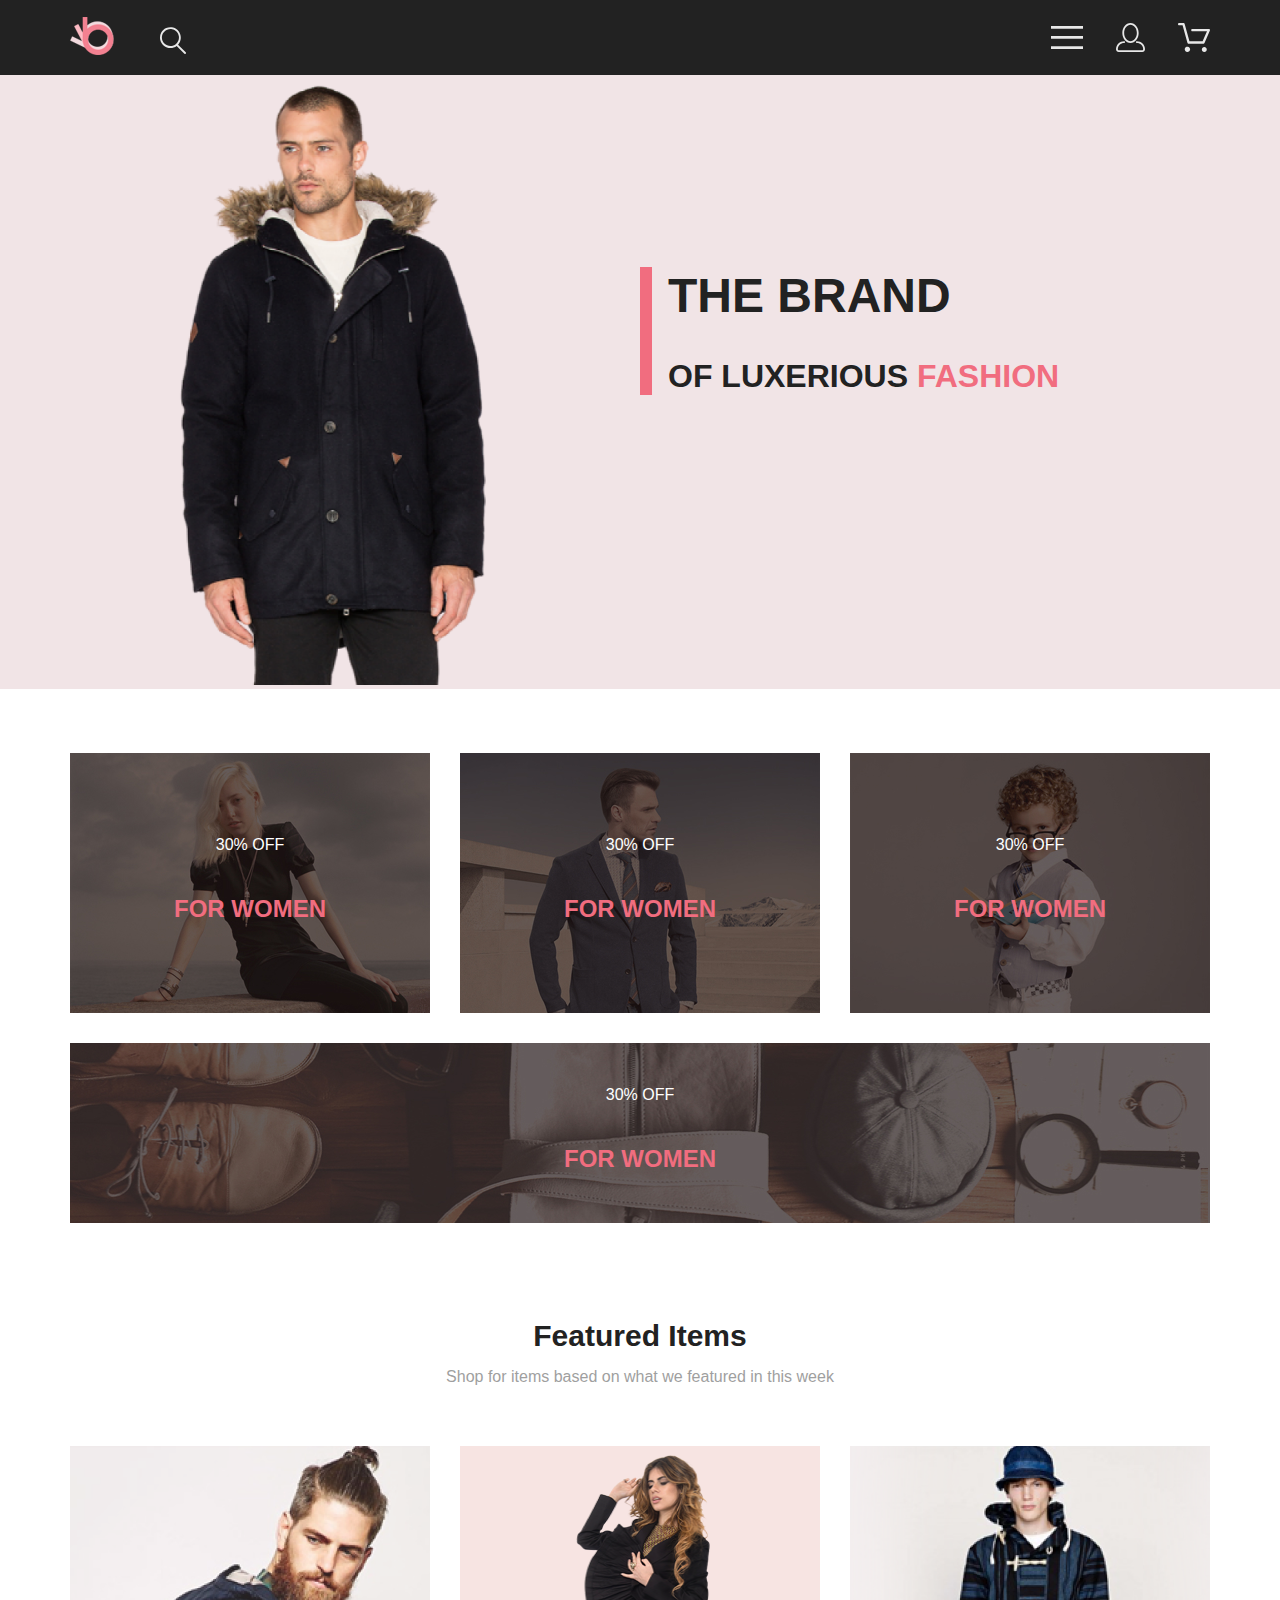
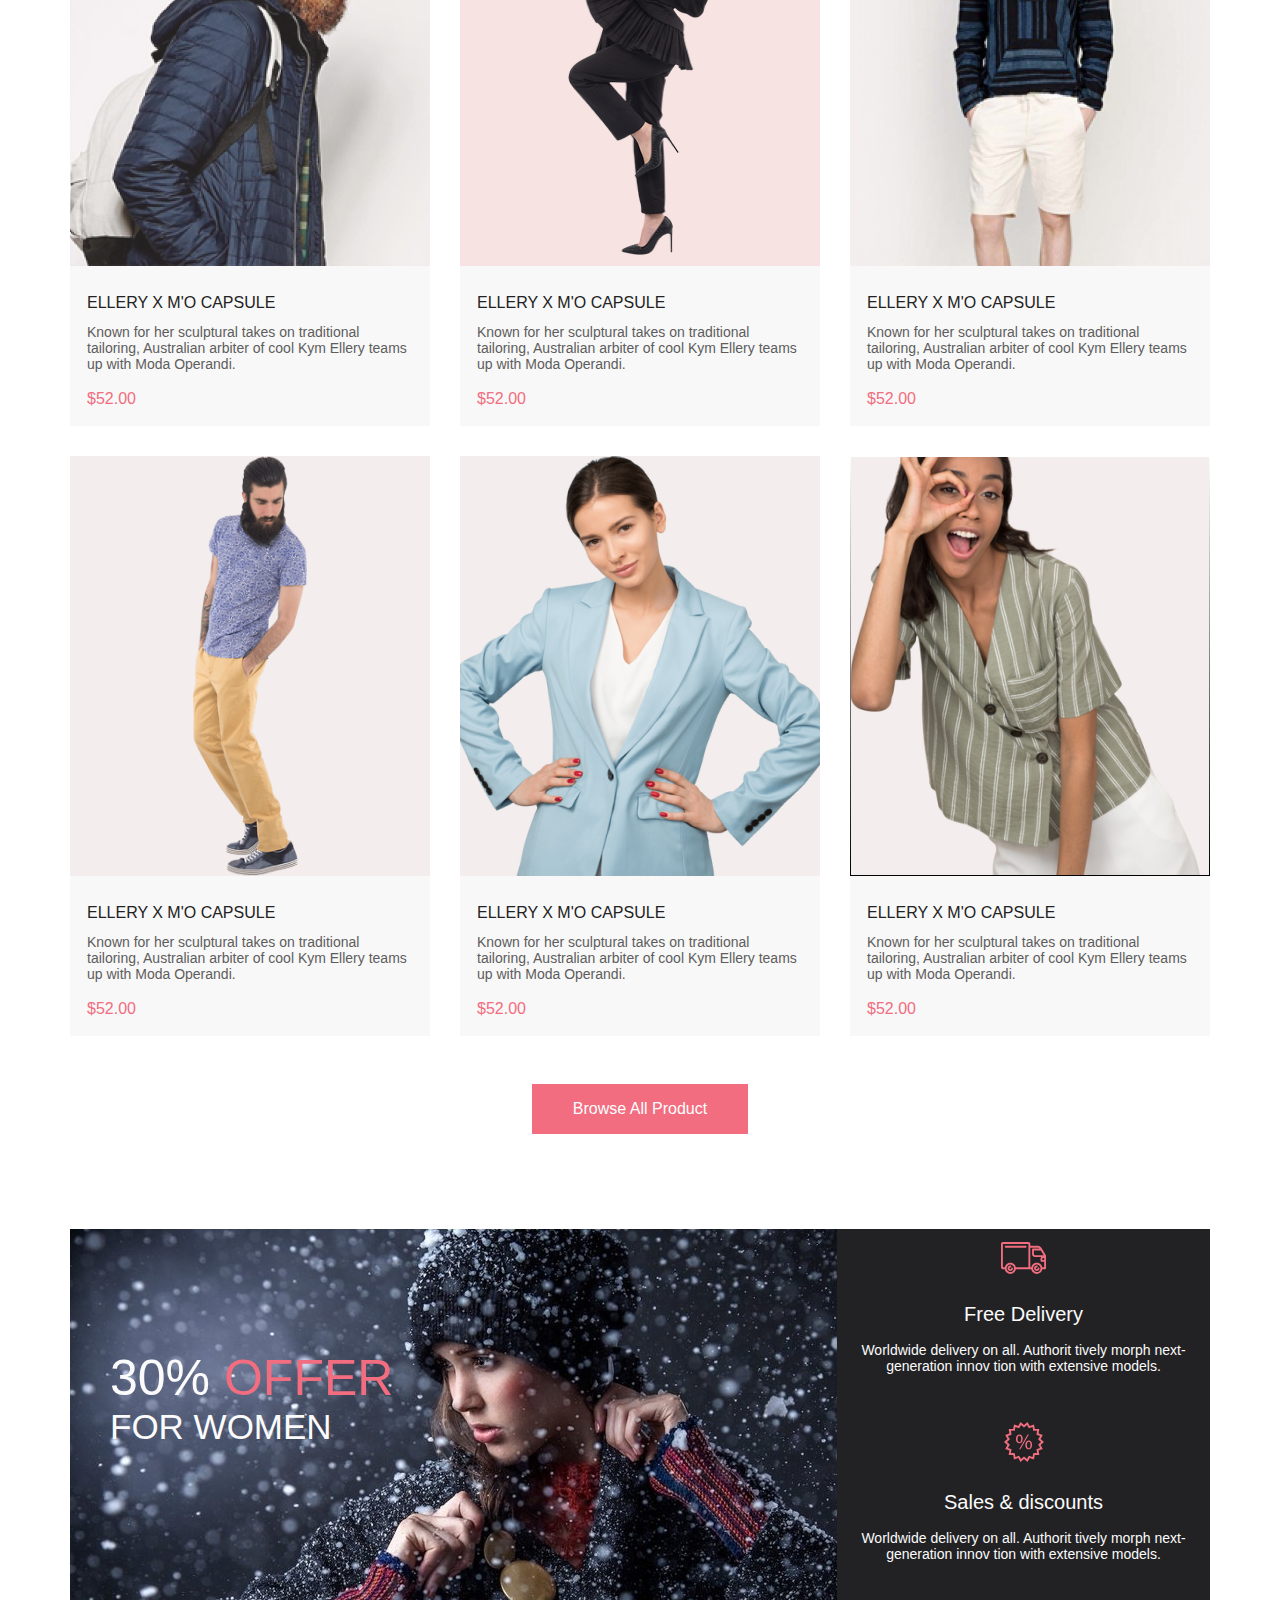
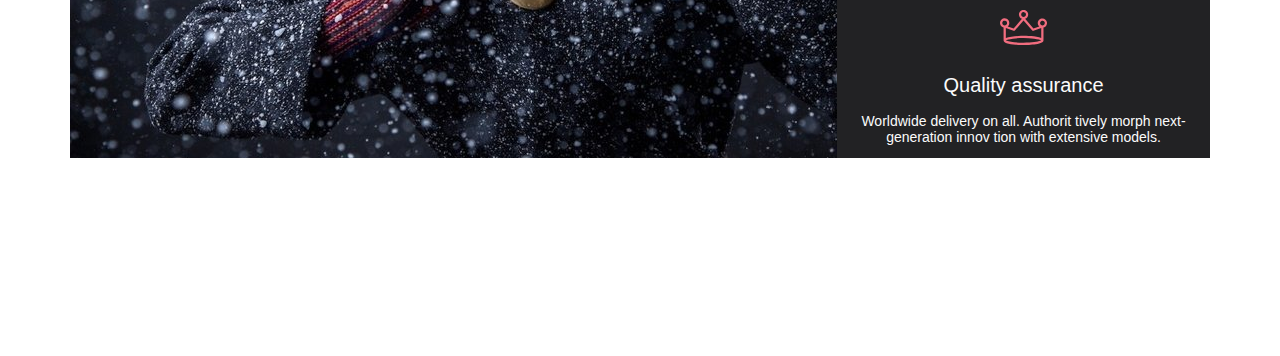
<file: internet__shop--new/index.html>
<!DOCTYPE html>
<html lang="en">

<head>
    <meta charset="UTF-8">
    <meta http-equiv="X-UA-Compatible" content="IE=edge">
    <meta name="viewport" content="width=device-width, initial-scale=1.0">
    <title>MainPage</title>
    <link rel="stylesheet" href="assets/style/style.css">
</head>

<body>
    <header class="header center">

        <div class="header__left">
            <img src="assets/images/logo.svg" alt="logo">
            <img class="header__search" src="assets/images/search.svg" alt="search">
        </div>
        <div class="header__right">
            <img class="header__icons" src="assets/images/menu.svg" alt="menu">
            <img class="header__icons" src="assets/images/account.svg" alt="account">
            <img class="header__icons" src="assets/images/cart.svg" alt="cart">
        </div>


    </header>
    <section class="promo">
        <div class="promo__left">
            <img class="promo__img" src="assets/images/promo__img.png" alt="promo image">
        </div>
        <div class="promo__right">
            <div class="promo__content">
                <h1 class="promo__h1">THE BRAND</h1>
                <h3 class="promo__heading">OF LUXERIOUS <span class="promo__text">FASHION</span></h3>
            </div>
        </div>
    </section>
    <section class="sale center">
        <div class="sale__box">
            <div class="sale__item">
                <img class="sale__img" src="assets/images/sale-item-1.jpg" alt="sale img">
                <div class="sale__content">
                    <p class="sale__text">30% OFF</p>
                    <h3 class="sale__heading">FOR WOMEN</h3>
                </div>
            </div>
            <div class="sale__item">
                <img class="sale__img" src="assets/images/sale-item-2.jpg" alt="sale img">
                <div class="sale__content">
                    <p class="sale__text">30% OFF</p>
                    <h3 class="sale__heading">FOR WOMEN</h3>
                </div>
            </div>
            <div class="sale__item">
                <img class="sale__img" src="assets/images/sale-item-3.jpg" alt="sale img">
                <div class="sale__content">
                    <p class="sale__text">30% OFF</p>
                    <h3 class="sale__heading">FOR WOMEN</h3>
                </div>
            </div>
        </div>
        <div class="sale__item sale__item_big">
            <img class="sale__img" src="assets/images/sale-item-4.jpg" alt="sale img">
            <div class="sale__content">
                <p class="sale__text">30% OFF</p>
                <h3 class="sale__heading">FOR WOMEN</h3>
            </div>
        </div>
    </section>
    <section class="fetured_items">
        <div class="fetured_items_title">
            <div class="fetured_items_title_textTop">
                Featured Items
            </div>
            <div class="fetured_items_title_textBottom">
                Shop for items based on what we featured in this week
            </div>
        </div>
        
        
        <div class="cards center">
            <div class="card">
                <div class="card__img">
                    <img src="assets/images/fetured_item--1.png" alt="retured_item--1">
                    <div class="card__img_background">
                        <div class="card__button_wrap">
                            <a class="card__button" href="#">
                                <img src="assets/images/cart.svg" alt="cart">
                                <div class="card__img_text">
                                    Add to cart
                                </div>

                            </a>
                        </div>

                    </div>

                </div>
                <div class="card__text">
                    <div class="card__textTitle">
                        ellery x m'o capsule
                    </div>
                    <div class="card__textContent">
                        Known for her sculptural takes on traditional tailoring, Australian arbiter of cool Kym Ellery
                        teams up with Moda Operandi.
                    </div>
                    <div class="card__textPrice">
                        $52.00
                    </div>
                </div>
            </div>
            <div class="card">
                <div class="card__img">
                    <img src="assets/images/fetured_item--2.png" alt="retured_item--1">
                    <div class="card__img_background">
                        <div class="card__button_wrap">
                            <a class="card__button" href="#">
                                <img src="assets/images/cart.svg" alt="cart">
                                <div class="card__img_text">
                                    Add to cart
                                </div>

                            </a>
                        </div>

                    </div>

                </div>
                <div class="card__text">
                    <div class="card__textTitle">
                        ellery x m'o capsule
                    </div>
                    <div class="card__textContent">
                        Known for her sculptural takes on traditional tailoring, Australian arbiter of cool Kym Ellery
                        teams up with Moda Operandi.
                    </div>
                    <div class="card__textPrice">
                        $52.00
                    </div>
                </div>
            </div>
            <div class="card">
                <div class="card__img">
                    <img src="assets/images/fetured_item--3.png" alt="retured_item--1">
                    <div class="card__img_background">
                        <div class="card__button_wrap">
                            <a class="card__button" href="#">
                                <img src="assets/images/cart.svg" alt="cart">
                                <div class="card__img_text">
                                    Add to cart
                                </div>

                            </a>
                        </div>

                    </div>

                </div>
                <div class="card__text">
                    <div class="card__textTitle">
                        ellery x m'o capsule
                    </div>
                    <div class="card__textContent">
                        Known for her sculptural takes on traditional tailoring, Australian arbiter of cool Kym Ellery
                        teams up with Moda Operandi.
                    </div>
                    <div class="card__textPrice">
                        $52.00
                    </div>
                </div>
            </div>
            <div class="card">
                <div class="card__img">
                    <img src="assets/images/fetured_item--4.png" alt="retured_item--1">
                    <div class="card__img_background">
                        <div class="card__button_wrap">
                            <a class="card__button" href="#">
                                <img src="assets/images/cart.svg" alt="cart">
                                <div class="card__img_text">
                                    Add to cart
                                </div>

                            </a>
                        </div>

                    </div>

                </div>
                <div class="card__text">
                    <div class="card__textTitle">
                        ellery x m'o capsule
                    </div>
                    <div class="card__textContent">
                        Known for her sculptural takes on traditional tailoring, Australian arbiter of cool Kym Ellery
                        teams up with Moda Operandi.
                    </div>
                    <div class="card__textPrice">
                        $52.00
                    </div>
                </div>
            </div>
            <div class="card">
                <div class="card__img">
                    <img src="assets/images/fetured_item--5.png" alt="retured_item--1">
                    <div class="card__img_background">
                        <div class="card__button_wrap">
                            <a class="card__button" href="#">
                                <img src="assets/images/cart.svg" alt="cart">
                                <div class="card__img_text">
                                    Add to cart
                                </div>

                            </a>
                        </div>

                    </div>

                </div>
                <div class="card__text">
                    <div class="card__textTitle">
                        ellery x m'o capsule
                    </div>
                    <div class="card__textContent">
                        Known for her sculptural takes on traditional tailoring, Australian arbiter of cool Kym Ellery
                        teams up with Moda Operandi.
                    </div>
                    <div class="card__textPrice">
                        $52.00
                    </div>
                </div>
            </div>
            <div class="card">
                <div class="card__img">
                    <img src="assets/images/fetured_item--6.png" alt="retured_item--1">
                    <div class="card__img_background">
                        <div class="card__button_wrap">
                            <a class="card__button" href="#">
                                <img src="assets/images/cart.svg" alt="cart">
                                <div class="card__img_text">
                                    Add to cart
                                </div>

                            </a>
                        </div>

                    </div>

                </div>
                <div class="card__text">
                    <div class="card__textTitle">
                        ellery x m'o capsule
                    </div>
                    <div class="card__textContent">
                        Known for her sculptural takes on traditional tailoring, Australian arbiter of cool Kym Ellery
                        teams up with Moda Operandi.
                    </div>
                    <div class="card__textPrice">
                        $52.00
                    </div>
                </div>
            </div>
        </div>

        <div class="fetured_items_button">
            <a  class="fetured_items_button_wrap" href="#">
                Browse All Product
            </a>
            
        </div>
    </section>
    <section class="grand__offer">
        <div class="container">
            <div class="grand__offer">
    
                <a class="grand__offer-img">
                    <img src="assets/images/grandOffer.jpg" alt="Grand-Offer">
                    <div class="grand__offer-img-title">
                        <div class="title__textTop">
                            30% <span>offer</span> 
                        </div> 
                        <div class="title__textBottom">
                            for women
                        </div> 
                    </div>
                </a>
    
                <div class="grand__offer-features">
                    <div class="features_item features_item--1">
                        <div class="features_item_wrap">
                            <div class="features_item_img">
                                <img src="assets/images/car.svg" alt="car">
                            </div>
                            <div class="features_item_title">
                                Free Delivery
                            </div>
                            <div class="features_item_subtitle">
                                Worldwide delivery on all. Authorit tively morph next-generation innov tion with extensive
                                models.
                            </div>
                        </div>
    
                    </div>
                    <div class="features_item features_item--2">
                        <div class="features_item_wrap">
                            <div class="features_item_img">
                                <img src="assets/images/percent.svg" alt="percent">
                            </div>
                            <div class="features_item_title">
                                Sales & discounts
                            </div>
                            <div class="features_item_subtitle">
                                Worldwide delivery on all. Authorit tively morph next-generation innov tion with extensive
                                models.
                            </div>
                        </div>
    
                    </div>
                    <div class="features_item features_item--3">
                        <div class="features_item_wrap">
                            <div class="features_item_img">
                                <img src="assets/images/crown.svg" alt="crown">
                            </div>
                            <div class="features_item_title">
                                Quality assurance
                            </div>
                            <div class="features_item_subtitle">
                                Worldwide delivery on all. Authorit tively morph next-generation innov tion with extensive
                                models.
                            </div>
                        </div>
    
                    </div>
                </div>
            </div>
    
        </div>

            
        
    </section>



    <br>
    <br>
    <br>
    <br>
    <br>
    <br>
    <br>
    <br>
    <br>
    <br>
    <br>

</body>

</html>
</file>
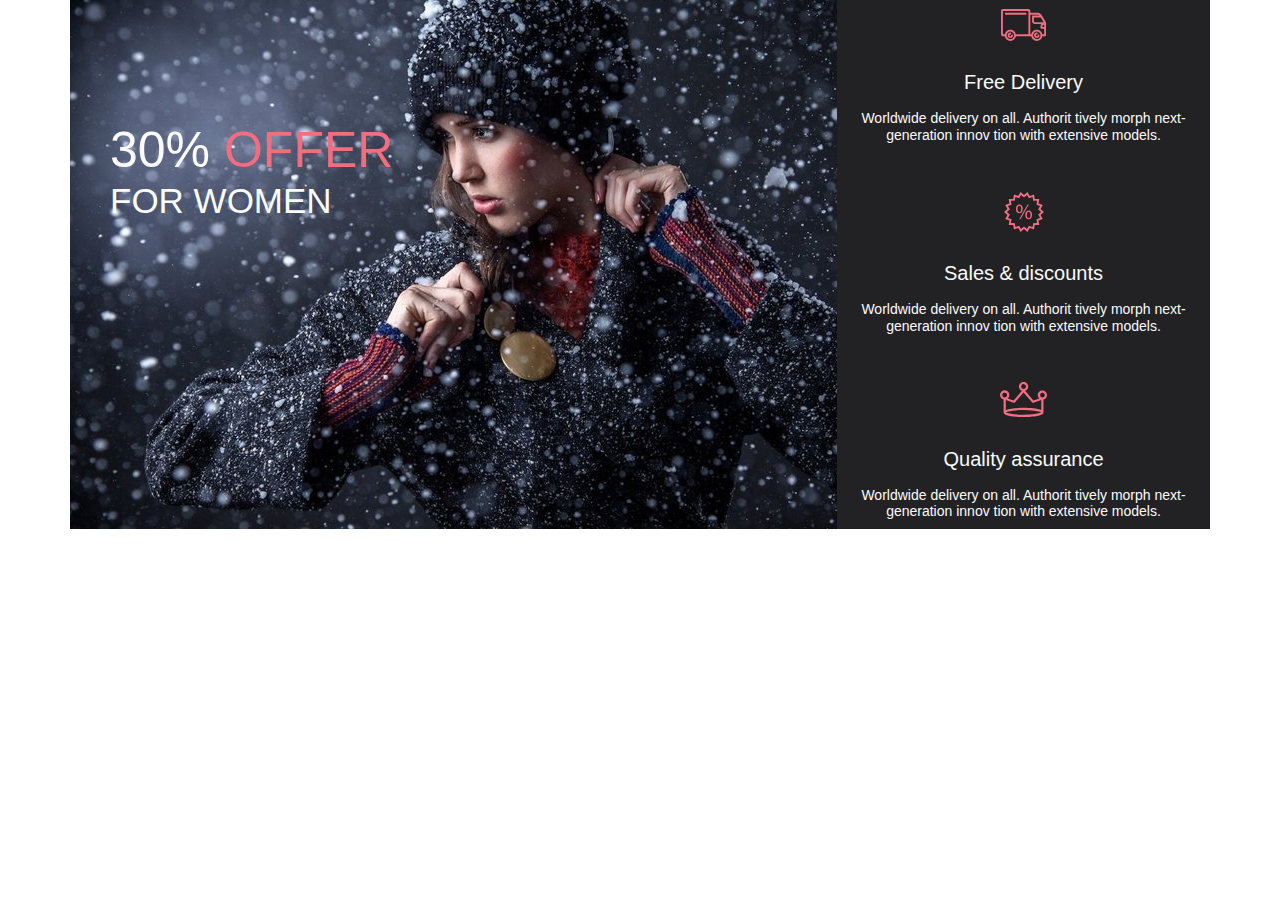
<file: responsive/index.html>
<!DOCTYPE html>
<html lang="en">

<head>
    <meta charset="UTF-8">
    <meta http-equiv="X-UA-Compatible" content="IE=edge">
    <meta name="viewport" content="width=device-width, initial-scale=1.0">
    <link rel="stylesheet" href="style.css">
    <title>Document</title>
</head>

<body>
    <div class="container">

        <div class="grand__offer">

            <a class="grand__offer-img">
                <img src="images/grandOffer.jpg" alt="Grand-Offer">
                <div class="grand__offer-img-title">
                    <div class="title__textTop">
                        30% <span>offer</span> 
                    </div> 
                    <div class="title__textBottom">
                        for women
                    </div> 
                </div>
            </a>

            <div class="grand__offer-features">
                <div class="features_item features_item--1">
                    <div class="features_item_wrap">
                        <div class="features_item_img">
                            <img src="images/car.svg" alt="car">
                        </div>
                        <div class="features_item_title">
                            Free Delivery
                        </div>
                        <div class="features_item_subtitle">
                            Worldwide delivery on all. Authorit tively morph next-generation innov tion with extensive
                            models.
                        </div>
                    </div>

                </div>
                <div class="features_item features_item--2">
                    <div class="features_item_wrap">
                        <div class="features_item_img">
                            <img src="images/percent.svg" alt="percent">
                        </div>
                        <div class="features_item_title">
                            Sales & discounts
                        </div>
                        <div class="features_item_subtitle">
                            Worldwide delivery on all. Authorit tively morph next-generation innov tion with extensive
                            models.
                        </div>
                    </div>

                </div>
                <div class="features_item features_item--3">
                    <div class="features_item_wrap">
                        <div class="features_item_img">
                            <img src="images/crown.svg" alt="crown">
                        </div>
                        <div class="features_item_title">
                            Quality assurance
                        </div>
                        <div class="features_item_subtitle">
                            Worldwide delivery on all. Authorit tively morph next-generation innov tion with extensive
                            models.
                        </div>
                    </div>

                </div>
            </div>
        </div>

    </div>
</body>

</html>
</file>
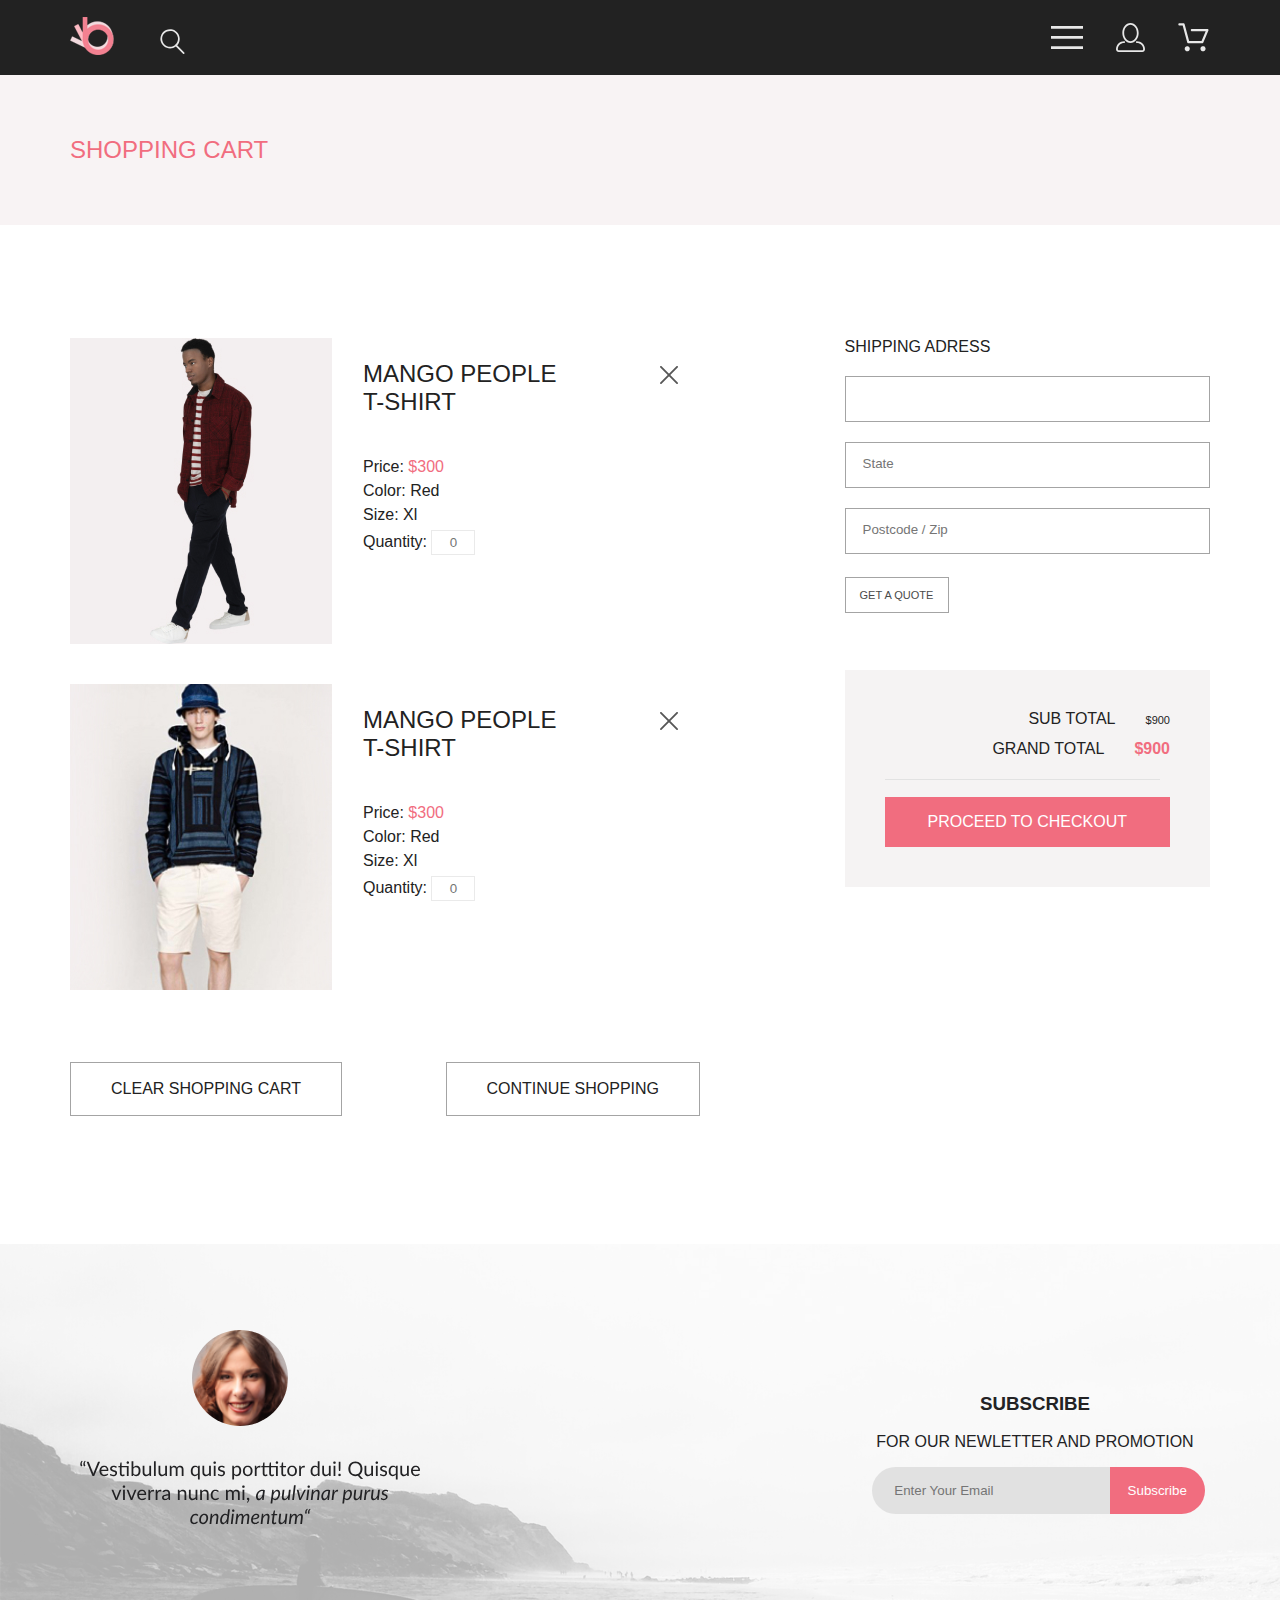
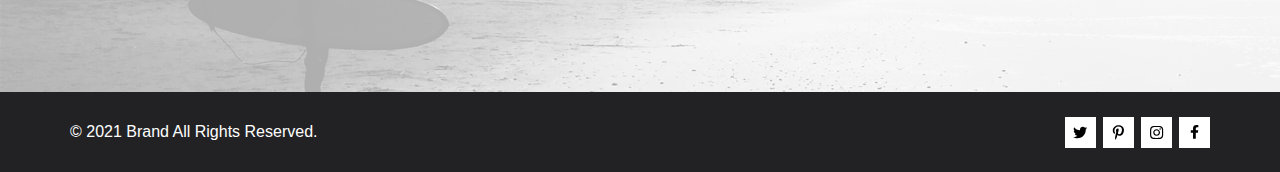
<file: docs/cart.html>
<!DOCTYPE html>
<html lang="en">

<head>
    <meta charset="UTF-8">
    <meta http-equiv="X-UA-Compatible" content="IE=edge">
    <meta name="viewport" content="width=device-width, initial-scale=1.0">
    <title>Cart</title>
    <link rel="stylesheet" href="assets/style/style.css">
    <!-- favicon >>> -->
    <link rel="apple-touch-icon" sizes="180x180" href="assets/images/logo.svg">
    <link rel="icon" type="image/png" sizes="32x32" href="assets/images/logo.svg">
    <link rel="icon" type="image/png" sizes="16x16" href="assets/images/logo.svg">
    <link rel="manifest" href="assets/images/logo.svg">
    <link rel="mask-icon" href="assets/images/logo.svg" color="#f16d7f">
    <meta name="msapplication-TileColor" content="#da532c">
    <meta name="theme-color" content="#ffffff">
    <!-- <<< favicon -->
</head>

<body>
    <svg style="display: none;">
        <symbol id="close" viewBox="0 0 311 311.07733">
            <g>
                <path
                    d="m16.035156 311.078125c-4.097656 0-8.195312-1.558594-11.308594-4.695313-6.25-6.25-6.25-16.382812 0-22.632812l279.0625-279.0625c6.25-6.25 16.382813-6.25 22.632813 0s6.25 16.382812 0 22.636719l-279.058594 279.058593c-3.136719 3.117188-7.234375 4.695313-11.328125 4.695313zm0 0" />
                <path
                    d="m295.117188 311.078125c-4.097657 0-8.191407-1.558594-11.308594-4.695313l-279.082032-279.058593c-6.25-6.253907-6.25-16.386719 0-22.636719s16.382813-6.25 22.636719 0l279.058594 279.0625c6.25 6.25 6.25 16.382812 0 22.632812-3.136719 3.117188-7.230469 4.695313-11.304687 4.695313zm0 0" />
            </g>
        </symbol>
        <symbol id="twitter" viewBox="0 0 17 16">
            <g>
                <path
                    d="M14.4181 4.74107C14.4281 4.88319 14.4281 5.02535 14.4281 5.16747C14.4281 9.50247 11.1509 14.4974 5.16096 14.4974C3.31558 14.4974 1.60132 13.9593 0.159302 13.0253C0.421495 13.0558 0.673569 13.0659 0.94585 13.0659C2.46851 13.0659 3.8702 12.5482 4.98953 11.6649C3.5576 11.6345 2.3576 10.6903 1.94415 9.39081C2.14585 9.42125 2.34751 9.44156 2.5593 9.44156C2.85172 9.44156 3.14418 9.40094 3.41643 9.32991C1.92401 9.02531 0.80465 7.70553 0.80465 6.11163V6.07103C1.23825 6.31469 1.74249 6.46697 2.2769 6.48725C1.39959 5.89841 0.824826 4.89335 0.824826 3.75628C0.824826 3.14716 0.98614 2.58878 1.26851 2.10147C2.87187 4.09131 5.28195 5.39078 7.98443 5.53294C7.93403 5.28928 7.90376 5.0355 7.90376 4.78169C7.90376 2.97457 9.35586 1.5025 11.1609 1.5025C12.0987 1.5025 12.9457 1.89844 13.5407 2.53803C14.2768 2.39591 14.9827 2.12178 15.6079 1.74616C15.3659 2.5076 14.8516 3.14719 14.176 3.55325C14.8315 3.48222 15.4668 3.29944 16.0516 3.04566C15.608 3.69538 15.0533 4.27403 14.4181 4.74107Z"
                    fill="black" />
            </g>
        </symbol>

        <symbol id="pinterest" viewBox="0 0 13 16">
            <g>
                <path
                    d="M6.7402 0.203125C3.55552 0.203125 0.408081 2.34063 0.408081 5.8C0.408081 8 1.63726 9.25 2.38221 9.25C2.68951 9.25 2.86643 8.3875 2.86643 8.14375C2.86643 7.85313 2.13079 7.23438 2.13079 6.025C2.13079 3.5125 4.03043 1.73125 6.48878 1.73125C8.60259 1.73125 10.167 2.94062 10.167 5.1625C10.167 6.82187 9.50585 9.93437 7.3641 9.93437C6.59121 9.93437 5.93006 9.37187 5.93006 8.56563C5.93006 7.38438 6.74951 6.24062 6.74951 5.02187C6.74951 2.95312 3.83487 3.32812 3.83487 5.82812C3.83487 6.35313 3.90006 6.93437 4.13286 7.4125C3.70451 9.26875 2.82919 12.0344 2.82919 13.9469C2.82919 14.5375 2.91299 15.1188 2.96886 15.7094C3.0744 15.8281 3.02163 15.8156 3.18304 15.7563C4.74744 13.6 4.69157 13.1781 5.39928 10.3562C5.78107 11.0875 6.76814 11.4812 7.55034 11.4812C10.8468 11.4812 12.3274 8.24688 12.3274 5.33125C12.3274 2.22813 9.66415 0.203125 6.7402 0.203125Z"
                    fill="black" />
            </g>
        </symbol>

        <symbol id="instagram" viewBox="0 0 16 17">
            <g>
                <path
                    d="M8.13677 4.68162C6.02163 4.68162 4.31555 6.38494 4.31555 8.49666C4.31555 10.6084 6.02163 12.3117 8.13677 12.3117C10.2519 12.3117 11.958 10.6084 11.958 8.49666C11.958 6.38494 10.2519 4.68162 8.13677 4.68162ZM8.13677 10.9769C6.76991 10.9769 5.65248 9.86463 5.65248 8.49666C5.65248 7.12869 6.76658 6.01639 8.13677 6.01639C9.50695 6.01639 10.6211 7.12869 10.6211 8.49666C10.6211 9.86463 9.50363 10.9769 8.13677 10.9769ZM13.0056 4.52557C13.0056 5.02029 12.6065 5.41541 12.1143 5.41541C11.6188 5.41541 11.223 5.01697 11.223 4.52557C11.223 4.03416 11.6221 3.63572 12.1143 3.63572C12.6065 3.63572 13.0056 4.03416 13.0056 4.52557ZM15.5364 5.42869C15.4799 4.2367 15.2072 3.18084 14.3325 2.31092C13.4612 1.441 12.4036 1.16873 11.2097 1.10897C9.9792 1.03924 6.29101 1.03924 5.0605 1.10897C3.8699 1.16541 2.81233 1.43768 1.93768 2.3076C1.06302 3.17752 0.793639 4.23338 0.733776 5.42537C0.663937 6.65389 0.663937 10.3361 0.733776 11.5646C0.790313 12.7566 1.06302 13.8125 1.93768 14.6824C2.81233 15.5523 3.86658 15.8246 5.0605 15.8844C6.29101 15.9541 9.9792 15.9541 11.2097 15.8844C12.4036 15.8279 13.4612 15.5556 14.3325 14.6824C15.2039 13.8125 15.4766 12.7566 15.5364 11.5646C15.6063 10.3361 15.6063 6.65721 15.5364 5.42869ZM13.9468 12.8828C13.6874 13.5336 13.1852 14.0349 12.53 14.2972C11.5489 14.6857 9.22094 14.5961 8.13677 14.5961C7.05259 14.5961 4.72128 14.6824 3.74353 14.2972C3.09169 14.0383 2.58951 13.5369 2.32678 12.8828C1.93768 11.9033 2.02747 9.57908 2.02747 8.49666C2.02747 7.41424 1.941 5.0867 2.32678 4.11053C2.58619 3.45975 3.08837 2.95838 3.74353 2.69608C4.72461 2.3076 7.05259 2.39725 8.13677 2.39725C9.22094 2.39725 11.5523 2.31092 12.53 2.69608C13.1818 2.95506 13.684 3.45643 13.9468 4.11053C14.3359 5.09002 14.2461 7.41424 14.2461 8.49666C14.2461 9.57908 14.3359 11.9066 13.9468 12.8828Z"
                    fill="black" />
            </g>
        </symbol>

        <symbol id="facebook" viewBox="0 0 11 16">
            <g>
                <path
                    d="M9.08836 8.28L9.50686 5.61602H6.89022V3.88729C6.89022 3.15847 7.25574 2.44806 8.42765 2.44806H9.61722V0.179975C9.61722 0.179975 8.53772 0 7.50561 0C5.35073 0 3.9422 1.27593 3.9422 3.5857V5.61602H1.54688V8.28H3.9422V14.72H6.89022V8.28H9.08836Z"
                    fill="black" />
            </g>
        </symbol>
        <symbol id="car" viewBox="0 0 46 32">
            <g>
                <path
                    d="M30.2868 27.2429H14.8098C14.6026 28.5509 13.9355 29.742 12.9285 30.6021C11.9215 31.4621 10.6406 31.9346 9.31633 31.9346C7.99203 31.9346 6.71117 31.4621 5.70415 30.6021C4.69713 29.742 4.03003 28.5509 3.82283 27.2429H1.88582C1.391 27.2397 0.91765 27.0404 0.569536 26.6887C0.221422 26.337 0.0269624 25.8618 0.0288259 25.3669V1.87695C0.0266969 1.38195 0.221028 0.906335 0.56917 0.554443C0.917313 0.202551 1.39082 0.00317363 1.88582 0H27.4368C27.9318 0.00317353 28.4051 0.202522 28.7531 0.554443C29.1011 0.906364 29.2952 1.38204 29.2928 1.87695V3.78198H36.4138C36.4942 3.78164 36.5742 3.79208 36.6518 3.81299C38.9518 4.01299 40.1088 5.2129 41.3288 7.2749L44.8878 13.3689C44.9727 13.5136 45.0176 13.6782 45.0178 13.8459V26.304C45.0189 26.5515 44.9216 26.7892 44.7475 26.9651C44.5733 27.141 44.3364 27.2406 44.0888 27.2419H41.2748C41.0676 28.5499 40.4005 29.741 39.3935 30.6011C38.3865 31.4611 37.1056 31.9336 35.7813 31.9336C34.457 31.9336 33.1762 31.4611 32.1691 30.6011C31.1621 29.741 30.495 28.5499 30.2878 27.2419L30.2868 27.2429ZM32.0648 26.304C32.0727 27.0369 32.2973 27.7511 32.7102 28.3567C33.1231 28.9623 33.706 29.4322 34.3854 29.7073C35.0649 29.9824 35.8105 30.0503 36.5284 29.9026C37.2464 29.7548 37.9046 29.398 38.4202 28.877C38.9358 28.3559 39.2857 27.6941 39.426 26.9746C39.5662 26.2551 39.4905 25.5103 39.2083 24.8337C38.9262 24.1572 38.4502 23.5794 37.8403 23.1729C37.2304 22.7663 36.5138 22.5491 35.7808 22.5488C34.7905 22.5552 33.8431 22.9543 33.1464 23.6582C32.4498 24.3621 32.0608 25.3136 32.0648 26.304ZM5.60085 26.304C5.60874 27.0369 5.83327 27.7511 6.2462 28.3567C6.65914 28.9623 7.24201 29.4322 7.92143 29.7073C8.60086 29.9824 9.34648 30.0503 10.0644 29.9026C10.7824 29.7548 11.4406 29.398 11.9562 28.877C12.4718 28.3559 12.8217 27.6941 12.962 26.9746C13.1022 26.2551 13.0265 25.5103 12.7443 24.8337C12.4622 24.1572 11.9862 23.5794 11.3763 23.1729C10.7664 22.7663 10.0498 22.5491 9.31682 22.5488C8.3263 22.5549 7.37866 22.9537 6.68181 23.6577C5.98496 24.3617 5.59585 25.3134 5.59984 26.304H5.60085ZM41.2728 25.366H43.1588V19.7478H40.4228C40.3002 19.7473 40.1789 19.7227 40.0659 19.6753C39.9528 19.6279 39.8502 19.5585 39.7639 19.4714C39.6776 19.3843 39.6094 19.281 39.563 19.1675C39.5167 19.054 39.4932 18.9324 39.4938 18.8098V16.9629C39.4935 16.2423 39.7691 15.5488 40.2638 15.0249H33.8848C33.8076 15.0248 33.7307 15.015 33.6558 14.9958C32.9511 14.933 32.2956 14.6081 31.819 14.0852C31.3423 13.5623 31.0793 12.8794 31.0818 12.1719V7.47192C31.0812 7.34927 31.1047 7.22758 31.151 7.11401C31.1973 7.00044 31.2656 6.89725 31.3519 6.81006C31.4381 6.72286 31.5407 6.6535 31.6538 6.60596C31.7669 6.55841 31.8882 6.53361 32.0108 6.53296H38.4938C38.1495 6.21428 37.7421 5.97123 37.2981 5.81982C36.854 5.66842 36.3831 5.61187 35.9158 5.65381H29.2928V25.3618H30.2868C30.494 24.0538 31.1611 22.8627 32.1682 22.0027C33.1752 21.1426 34.456 20.6702 35.7803 20.6702C37.1046 20.6702 38.3855 21.1426 39.3925 22.0027C40.3995 22.8627 41.0666 24.0538 41.2738 25.3618L41.2728 25.366ZM14.8088 25.366H27.4358V1.87598H1.88582V25.366H3.82283C4.03003 24.058 4.69713 22.8666 5.70415 22.0066C6.71117 21.1465 7.99203 20.6741 9.31633 20.6741C10.6406 20.6741 11.9215 21.1465 12.9285 22.0066C13.9355 22.8666 14.6026 24.058 14.8098 25.366H14.8088ZM41.3508 16.9658V17.875H43.1588V16.0278H42.2798C42.033 16.0294 41.7968 16.1288 41.6229 16.304C41.449 16.4792 41.3516 16.716 41.3518 16.9629L41.3508 16.9658ZM32.9378 12.1738C32.9368 12.4263 33.0359 12.6691 33.2134 12.8486C33.3909 13.0282 33.6324 13.13 33.8848 13.1318C33.9487 13.1316 34.0124 13.1384 34.0748 13.1519H42.5998L39.8339 8.41602H32.9338L32.9378 12.1738ZM33.0308 26.3059C33.0279 25.5734 33.3157 24.8695 33.8311 24.3489C34.3464 23.8283 35.0473 23.5333 35.7798 23.5288C36.0286 23.5288 36.2672 23.6278 36.4431 23.8037C36.619 23.9796 36.7178 24.218 36.7178 24.4668C36.7178 24.7156 36.619 24.9542 36.4431 25.1301C36.2672 25.306 36.0286 25.4048 35.7798 25.4048C35.6015 25.4032 35.4267 25.4548 35.2777 25.5527C35.1286 25.6507 35.012 25.7905 34.9427 25.9548C34.8733 26.1191 34.8544 26.3005 34.8882 26.4756C34.922 26.6507 35.0071 26.8118 35.1326 26.9385C35.2582 27.0651 35.4185 27.1516 35.5933 27.187C35.7681 27.2224 35.9494 27.2051 36.1144 27.1372C36.2793 27.0693 36.4203 26.9538 36.5196 26.8057C36.6188 26.6575 36.6718 26.4833 36.6718 26.3049C36.6718 26.0587 36.7696 25.8226 36.9438 25.6484C37.1179 25.4743 37.3541 25.3765 37.6003 25.3765C37.8466 25.3765 38.0828 25.4743 38.2569 25.6484C38.431 25.8226 38.5288 26.0587 38.5288 26.3049C38.5288 27.0343 38.2391 27.7338 37.7234 28.2495C37.2077 28.7652 36.5082 29.0549 35.7788 29.0549C35.0495 29.0549 34.35 28.7652 33.8343 28.2495C33.3186 27.7338 33.0288 27.0343 33.0288 26.3049L33.0308 26.3059ZM6.56682 26.3059C6.56389 25.5734 6.85171 24.8695 7.36708 24.3489C7.88245 23.8283 8.58329 23.5333 9.31584 23.5288C9.56462 23.5288 9.8032 23.6278 9.97911 23.8037C10.155 23.9796 10.2538 24.218 10.2538 24.4668C10.2538 24.7156 10.155 24.9542 9.97911 25.1301C9.8032 25.306 9.56462 25.4048 9.31584 25.4048C9.13751 25.4032 8.9627 25.4548 8.81365 25.5527C8.66459 25.6507 8.548 25.7905 8.47865 25.9548C8.40931 26.1191 8.39033 26.3005 8.42415 26.4756C8.45797 26.6507 8.54305 26.8118 8.6686 26.9385C8.79414 27.0651 8.95449 27.1516 9.12929 27.187C9.30409 27.2224 9.48546 27.2051 9.65038 27.1372C9.8153 27.0693 9.95634 26.9538 10.0556 26.8057C10.1548 26.6575 10.2078 26.4833 10.2078 26.3049C10.2078 26.0587 10.3057 25.8226 10.4798 25.6484C10.6539 25.4743 10.8901 25.3765 11.1363 25.3765C11.3826 25.3765 11.6188 25.4743 11.7929 25.6484C11.967 25.8226 12.0648 26.0587 12.0648 26.3049C12.0648 27.0343 11.7751 27.7338 11.2594 28.2495C10.7437 28.7652 10.0442 29.0549 9.31484 29.0549C8.58549 29.0549 7.88601 28.7652 7.37029 28.2495C6.85456 27.7338 6.56484 27.0343 6.56484 26.3049L6.56682 26.3059ZM4.70885 5.65991C4.46008 5.65991 4.22149 5.56116 4.04558 5.38525C3.86967 5.20934 3.77083 4.9707 3.77083 4.72192C3.77083 4.47315 3.86967 4.2345 4.04558 4.05859C4.22149 3.88268 4.46008 3.78394 4.70885 3.78394H24.6088C24.8576 3.78394 25.0962 3.88268 25.2721 4.05859C25.448 4.2345 25.5468 4.47315 25.5468 4.72192C25.5468 4.9707 25.448 5.20934 25.2721 5.38525C25.0962 5.56116 24.8576 5.65991 24.6088 5.65991H4.70885Z"
                    fill="#F16D7F" />
            </g>
        </symbol>
        <symbol id="percent" viewBox="0 0 40 40">
            <g>
                <path
                    d="M19.994 37.0239L16.523 39.9238L14.235 36.0039L9.995 37.5159L9.17297 33.0359L4.67999 32.991L5.41199 28.491L1.20398 26.8909L3.414 22.925L0 19.96L3.41199 16.9929L1.20203 13.0278L5.41101 11.428L4.67798 6.93286L9.172 6.88892L9.99402 2.40894L14.234 3.91992L16.522 0L19.993 2.8999L23.464 0L25.753 3.9209L29.993 2.40894L30.814 6.88989L35.308 6.93481L34.576 11.4299L38.784 13.03L36.574 16.9958L39.986 19.9609L36.574 22.928L38.783 26.894L34.574 28.4939L35.307 32.988L30.812 33.033L29.991 37.5139L25.753 36.0029L23.464 39.9229L19.994 37.0239ZM21.2 35.541L22.961 37.012L24.122 35.022L24.914 33.666L26.382 34.189L28.533 34.957L28.95 32.6838L29.235 31.1289L30.796 31.113L33.078 31.092L32.706 28.8098L32.452 27.25L33.911 26.696L36.045 25.8828L34.925 23.873L34.159 22.498L35.342 21.4709L37.076 19.9609L35.343 18.4609L34.16 17.4319L34.926 16.0559L36.047 14.0449L33.913 13.2339L32.454 12.6809L32.709 11.1208L33.081 8.83984L30.799 8.81689L29.239 8.80103L28.954 7.24683L28.538 4.97388L26.386 5.74097L24.918 6.26392L24.125 4.90698L22.963 2.91699L21.201 4.38794L19.996 5.39282L18.791 4.38794L17.03 2.91699L15.869 4.90601L15.077 6.26294L13.608 5.73999L11.458 4.97192L11.04 7.24585L10.755 8.80005L9.19501 8.81592L6.914 8.83789L7.28601 11.1199L7.53998 12.678L6.08099 13.2329L3.94598 14.0439L5.06702 16.0549L5.83301 17.4299L4.65002 18.459L2.91602 19.967L4.64899 21.4739L5.83197 22.5029L5.06598 23.8779L3.94501 25.8879L6.078 26.698L7.53802 27.2529L7.28302 28.812L6.91199 31.0959L9.19299 31.1189L10.753 31.135L11.038 32.6899L11.455 34.9619L13.607 34.1948L15.076 33.6719L15.868 35.0288L17.03 37.019L18.791 35.5479L19.996 34.543L21.2 35.541ZM21.318 23.02C21.318 20.093 22.883 18.4648 24.777 18.4648C26.783 18.4648 28.077 20.0279 28.077 22.7949C28.077 25.8539 26.492 27.3718 24.662 27.3718C22.883 27.3718 21.338 25.922 21.318 23.02ZM22.839 22.9319C22.816 24.7829 23.521 26.1899 24.711 26.1899C25.988 26.1899 26.561 24.8049 26.561 22.8899C26.561 21.1249 26.054 19.6528 24.711 19.6528C23.5 19.6488 22.839 21.1029 22.839 22.9309V22.9319ZM15.194 27.332L23.609 12.613H24.842L16.427 27.332H15.194ZM11.979 16.99C11.979 14.09 13.542 12.458 15.437 12.458C17.437 12.458 18.763 14.022 18.763 16.79C18.763 19.848 17.177 21.365 15.327 21.365C13.544 21.365 12 19.915 11.979 16.991V16.99ZM13.521 16.9238C13.477 18.7748 14.162 20.1809 15.371 20.1829C16.648 20.1829 17.221 18.7988 17.221 16.8828C17.221 15.1168 16.714 13.645 15.371 13.645C14.162 13.642 13.521 15.092 13.521 16.925V16.9238Z"
                    fill="#F16D7F" />
            </g>
        </symbol>
        <symbol id="crown" viewBox="0 0 48 35">
            <g>
                <path
                    d="M42.393 8.53564C41.1766 8.52335 40.0049 8.99349 39.1342 9.84302C38.2635 10.6925 37.7647 11.8522 37.747 13.0686C37.7501 13.7086 37.8911 14.3405 38.1603 14.9211C38.4295 15.5018 38.8206 16.0176 39.3071 16.4336L33.4471 18.4888L25.1081 8.80566C26.0034 8.50693 26.7831 7.93646 27.3388 7.17358C27.8945 6.41071 28.1983 5.49331 28.2081 4.54956C28.1828 3.33432 27.6824 2.17743 26.814 1.3269C25.9457 0.476377 24.7785 0 23.563 0C22.3475 0 21.1804 0.476377 20.3121 1.3269C19.4437 2.17743 18.9432 3.33432 18.918 4.54956C18.9277 5.48395 19.2253 6.39274 19.7702 7.15186C20.3151 7.91097 21.0809 8.48368 21.9631 8.79175L13.611 18.4917L7.7531 16.4368C8.23917 16.0206 8.62989 15.5045 8.89873 14.9238C9.16757 14.3432 9.30822 13.7116 9.31108 13.0718C9.33412 12.195 9.10852 11.3296 8.66045 10.5757C8.21238 9.82172 7.56009 9.2099 6.77898 8.81104C5.99787 8.41217 5.11986 8.2424 4.24639 8.32153C3.37291 8.40067 2.53965 8.72555 1.84295 9.2583C1.14624 9.79105 0.614525 10.5101 0.309254 11.3323C0.00398245 12.1545 -0.0623783 13.0462 0.117848 13.9045C0.298073 14.7629 0.717494 15.5526 1.32769 16.1826C1.93788 16.8126 2.71394 17.2571 3.56609 17.4646V29.7556C3.57345 29.8376 3.59015 29.9184 3.61602 29.9966C3.58308 30.1233 3.56636 30.2538 3.56609 30.3848C3.56609 34.7968 21.485 34.9268 23.528 34.9268C25.571 34.9268 43.49 34.7978 43.49 30.3848C43.4893 30.2539 43.4725 30.1234 43.44 29.9966C43.4676 29.9189 43.4845 29.8379 43.49 29.7556V17.4646C44.5889 17.2244 45.5587 16.5828 46.2094 15.6653C46.8601 14.7478 47.1449 13.6204 47.0082 12.5039C46.8715 11.3874 46.323 10.3621 45.4701 9.62866C44.6173 8.89526 43.5214 8.50653 42.397 8.53857L42.393 8.53564ZM21.174 4.55176C21.1625 4.07755 21.2926 3.61062 21.5477 3.21069C21.8027 2.81076 22.1712 2.49591 22.606 2.3064C23.0408 2.11688 23.5223 2.06132 23.9889 2.14673C24.4555 2.23214 24.8861 2.45463 25.2256 2.78589C25.5652 3.11715 25.7982 3.542 25.8951 4.00635C25.9919 4.4707 25.9482 4.95345 25.7695 5.39282C25.5907 5.8322 25.2851 6.20831 24.8915 6.47314C24.498 6.73798 24.0345 6.8795 23.5601 6.87964C22.9354 6.88605 22.3335 6.64481 21.8863 6.2085C21.4391 5.77218 21.183 5.17647 21.174 4.55176ZM13.584 20.8276C13.801 20.9026 14.0353 20.9113 14.2573 20.8525C14.4792 20.7938 14.6786 20.6701 14.83 20.4976L23.5301 10.3977L32.23 20.4976C32.3812 20.6702 32.5804 20.7938 32.8022 20.8528C33.0239 20.9117 33.2581 20.9033 33.475 20.8286L41.2331 18.1038V28.0408C36.3481 25.9188 25.124 25.8406 23.533 25.8406C21.942 25.8406 10.7141 25.9198 5.83306 28.0408V18.1038L13.584 20.8276ZM23.527 32.7166C14.827 32.7166 9.27802 31.7057 6.97002 30.8547C6.61895 30.7373 6.28322 30.578 5.97002 30.3806C6.69202 29.8596 9.03109 29.1487 12.9361 28.6487C19.9715 27.844 27.0756 27.844 34.111 28.6487C38.011 29.1487 40.3561 29.8596 41.0761 30.3806C40.7654 30.5794 40.4312 30.7388 40.0811 30.8547C37.7791 31.7037 32.235 32.7166 23.527 32.7166ZM2.28008 13.0686C2.26895 12.5945 2.39939 12.1279 2.65471 11.7283C2.91003 11.3286 3.27866 11.0139 3.71355 10.8247C4.14844 10.6355 4.62977 10.5801 5.09624 10.6658C5.56271 10.7514 5.99313 10.9743 6.33245 11.3057C6.67176 11.637 6.90458 12.0618 7.00127 12.5261C7.09797 12.9904 7.05412 13.4731 6.87529 13.9124C6.69647 14.3516 6.39074 14.7277 5.99724 14.9924C5.60374 15.2572 5.14033 15.3986 4.66607 15.3987C4.04091 15.4054 3.43856 15.1638 2.99126 14.7271C2.54396 14.2903 2.28825 13.6937 2.28008 13.0686ZM42.393 15.3987C41.935 15.3875 41.4906 15.2414 41.1152 14.9788C40.7398 14.7162 40.4501 14.3487 40.2825 13.9224C40.1149 13.496 40.0768 13.0297 40.1729 12.5818C40.269 12.1339 40.4952 11.7241 40.8229 11.4041C41.1507 11.084 41.5656 10.8677 42.0157 10.7822C42.4658 10.6968 42.931 10.7459 43.3533 10.9236C43.7756 11.1013 44.1361 11.3997 44.3897 11.7812C44.6433 12.1628 44.7788 12.6105 44.7791 13.0686C44.7704 13.6935 44.5144 14.2895 44.0672 14.7261C43.62 15.1626 43.0179 15.4041 42.393 15.3977V15.3987Z"
                    fill="#F16D7F" />

            </g>
        </symbol>
        <symbol id="account" viewBox="0 0 29 29">
            <g>
                <path
                    d="M14.5 19.937C19 19.937 22.656 15.464 22.656 9.968C22.656 4.472 19 0 14.5 0C13.3631 0.0217413 12.2463 0.303398 11.2351 0.823397C10.2239 1.34339 9.34507 2.08794 8.66602 3C7.12663 4.99573 6.30819 7.45381 6.34399 9.974C6.34399 15.465 10 19.937 14.5 19.937ZM14.5 1.813C18 1.813 20.844 5.472 20.844 9.969C20.844 14.466 17.998 18.125 14.5 18.125C11.002 18.125 8.15603 14.465 8.15503 9.969C8.15403 5.473 11 1.813 14.5 1.813ZM20.844 18.125C20.6036 18.125 20.373 18.2205 20.203 18.3905C20.033 18.5605 19.9375 18.7911 19.9375 19.0315C19.9375 19.2719 20.033 19.5025 20.203 19.6725C20.373 19.8425 20.6036 19.938 20.844 19.938C22.526 19.9399 24.1386 20.6088 25.3279 21.7982C26.5172 22.9875 27.1861 24.6 27.188 26.282C27.1875 26.5221 27.0918 26.7523 26.922 26.9221C26.7522 27.0918 26.5221 27.1875 26.282 27.188H2.71997C2.47985 27.1875 2.24975 27.0918 2.07996 26.9221C1.91016 26.7523 1.81449 26.5221 1.81396 26.282C1.81608 24.6001 2.48517 22.9877 3.67444 21.7985C4.86371 20.6092 6.47608 19.9401 8.15796 19.938C8.39824 19.938 8.62868 19.8425 8.79858 19.6726C8.96849 19.5027 9.06396 19.2723 9.06396 19.032C9.06396 18.7917 8.96849 18.5613 8.79858 18.3914C8.62868 18.2215 8.39824 18.126 8.15796 18.126C5.99541 18.1279 3.92201 18.9875 2.39258 20.5164C0.863144 22.0453 0.00264777 24.1185 0 26.281C0.000794067 27.0019 0.287502 27.693 0.797241 28.2027C1.30698 28.7125 1.99811 28.9992 2.71899 29H26.282C27.0027 28.9989 27.6936 28.7121 28.2031 28.2024C28.7126 27.6927 28.9992 27.0017 29 26.281C28.9974 24.1187 28.1372 22.0457 26.6083 20.5168C25.0793 18.9878 23.0063 18.1276 20.844 18.125Z"
                    fill="#E8E8E8" />

            </g>
        </symbol>
        <symbol id="burger_menu" viewBox="0 0 32 23">
            <g>
                <path d="M0 23V20.31H32V23H0ZM0 12.76V10.07H32V12.76H0ZM0 2.69V0H32V2.69H0Z" fill="#E8E8E8" />

            </g>
        </symbol>
        <symbol id="search" viewBox="0 0 27 28">
            <g>
                <path
                    d="M19.0589 17.6251C20.6705 15.865 21.6275 13.6039 21.769 11.2216C21.9106 8.83932 21.2281 6.48088 19.8362 4.54232C18.4443 2.60377 16.4278 1.20318 14.1252 0.575765C11.8227 -0.0516554 9.37437 0.132305 7.19143 1.09675C5.0085 2.0612 3.22389 3.74739 2.1373 5.87217C1.05071 7.99695 0.728322 10.4309 1.22426 12.7653C1.72021 15.0997 3.00428 17.1923 4.86085 18.6919C6.71741 20.1914 9.0334 21.0064 11.4199 21.0001C13.6723 21.0031 15.8638 20.2691 17.6599 18.9101L25.4079 26.7171C25.4934 26.8061 25.5958 26.8772 25.7091 26.9261C25.8225 26.9751 25.9444 27.0009 26.0679 27.0021C26.1916 27.0024 26.314 26.9773 26.4276 26.9283C26.5411 26.8793 26.6434 26.8074 26.7279 26.7171C26.9018 26.5362 26.999 26.295 26.999 26.0441C26.999 25.7931 26.9018 25.5519 26.7279 25.371L19.0589 17.6251ZM2.88589 10.5001C2.89873 8.81477 3.41021 7.17101 4.35586 5.776C5.30151 4.38098 6.63899 3.29715 8.1997 2.66114C9.76042 2.02513 11.4745 1.86542 13.1258 2.20213C14.7772 2.53884 16.2919 3.3569 17.479 4.55319C18.6661 5.74948 19.4725 7.27044 19.7965 8.92433C20.1204 10.5782 19.9475 12.291 19.2995 13.8468C18.6515 15.4026 17.5574 16.7316 16.1551 17.6665C14.7529 18.6014 13.1052 19.1002 11.4199 19.1C9.14843 19.0892 6.97409 18.1775 5.3741 16.5652C3.77412 14.9528 2.87924 12.7715 2.88589 10.5001Z"
                    fill="#E8E8E8" />

            </g>
        </symbol>
        <symbol id="cart" viewBox="0 0 27 25">
            <g>
                <path
                    d="M5.49847 22.185C5.50635 21.752 5.64091 21.3309 5.88519 20.9748C6.12947 20.6186 6.47261 20.3431 6.87158 20.1828C7.27055 20.0226 7.7076 19.9848 8.12781 20.0741C8.54802 20.1635 8.93269 20.376 9.23358 20.685C9.53447 20.994 9.73817 21.3857 9.81909 21.811C9.90002 22.2363 9.85453 22.6763 9.68842 23.0756C9.52231 23.475 9.24296 23.8161 8.88538 24.0559C8.52779 24.2957 8.10791 24.4237 7.67847 24.4237C7.38955 24.4211 7.10399 24.3611 6.83807 24.2472C6.57216 24.1333 6.3311 23.9676 6.12866 23.7597C5.92623 23.5518 5.76639 23.3057 5.65826 23.0355C5.55013 22.7653 5.49584 22.4763 5.49847 22.185ZM21.3045 24.4237C20.8711 24.4303 20.4453 24.3087 20.0797 24.074C19.7141 23.8393 19.4247 23.5017 19.2471 23.103C19.0696 22.7042 19.0117 22.2618 19.0806 21.8303C19.1496 21.3988 19.3423 20.9971 19.6351 20.6748C19.9278 20.3524 20.3077 20.1236 20.728 20.0165C21.1482 19.9095 21.5903 19.929 21.9997 20.0724C22.4091 20.2159 22.7679 20.4771 23.0317 20.8238C23.2956 21.1706 23.453 21.5877 23.4845 22.0236C23.5269 22.6155 23.3369 23.2004 22.9555 23.6523C22.7706 23.8745 22.5436 24.0574 22.2877 24.1901C22.0319 24.3227 21.7524 24.4025 21.4655 24.4247L21.3045 24.4237ZM8.59351 17.4855C8.38116 17.4851 8.17488 17.414 8.00671 17.2833C7.83855 17.1525 7.71792 16.9694 7.66351 16.7624L3.73651 2.19527H0.978516C0.719001 2.19527 0.470064 2.09128 0.28656 1.90622C0.103056 1.72116 0 1.47018 0 1.20847C0 0.946764 0.103056 0.695782 0.28656 0.510726C0.470064 0.325669 0.719001 0.22168 0.978516 0.22168H4.45752C4.66982 0.222254 4.876 0.293463 5.04413 0.424184C5.21226 0.554905 5.33295 0.737883 5.38751 0.944787L9.31451 15.5119H20.0185L23.5765 7.12665H11.7185C11.459 7.12665 11.2101 7.02266 11.0266 6.83761C10.8431 6.65255 10.74 6.40157 10.74 6.13986C10.74 5.87815 10.8431 5.62717 11.0266 5.44211C11.2101 5.25705 11.459 5.15306 11.7185 5.15306H25.0535C25.2131 5.15352 25.3701 5.19451 25.5099 5.27223C25.6497 5.34995 25.7679 5.46195 25.8535 5.59784C25.9413 5.73569 25.9945 5.89303 26.0084 6.05627C26.0224 6.21951 25.9966 6.38368 25.9335 6.53465L21.5425 16.8935C21.469 17.0684 21.3462 17.2177 21.1895 17.3229C21.0327 17.4281 20.8488 17.4846 20.6605 17.4855H8.59351Z"
                    fill="#ffffff" />
            </g>
        </symbol>
    </svg>

    <header class="header center">

        <div class="header__left">
            <a class="header__logo" href="index.html">
                <img src="assets/images/logo.svg" alt="logo">
            </a>

            <a class="header__search" href="#">
                <svg>
                    <use xlink:href="#search"></use>
                </svg>
            </a>
        </div>
        <div class="header__right">
            <a class="header__icons" href="#">
                <svg class="header__icons-burger_menu">
                    <use xlink:href="#burger_menu"></use>
                </svg>
            </a>
            <a class="header__icons header__icons-account" href="registration.html">
                <svg class="header__icons-account">
                    <use xlink:href="#account"></use>
                </svg>
            </a>
            <a class="header__icons header__icons-cart" href="cart.html">
                <svg class="header__icons-cart">
                    <use xlink:href="#cart"></use>
                </svg>
            </a>

        </div>


    </header>
    <main class="main main_content">
        <div class="page__title center">
            <div class="page__title_content ">
                shopping cart
            </div>
        </div>
        <div class="cart__wrapper container">
            <div class="cart__items">

                <div class="cart__item">
                    <img src="assets/images/cart_item-1.jpg" alt="cart_item-1">
                    <div class="cart__item_parameters">
                        <div class="parameters__title">
                            mango people <br> t-shirt
                        </div>
                        <div class="parameters__price ">
                            Price: <span>$300</span>
                        </div>
                        <div class="parameters__color parameters-mt6px">
                            Color: Red
                        </div>
                        <div class="parameters__size parameters-mt6px">
                            Size: Xl
                        </div>
                        <div class="parameters__quantity parameters-mt6px">
                            Quantity: <input type="number" min="0" placeholder="0">
                        </div>

                    </div>
                    <a class="cart__item_close" href="#">
                        <svg>
                            <use xlink:href="#close"></use>
                        </svg>
                    </a>

                </div>

                <div class="cart__item">
                    <img src="assets/images/cart_item-2.jpg" alt="cart_item-1">
                    <div class="cart__item_parameters">
                        <div class="parameters__title">
                            mango people <br> t-shirt
                        </div>
                        <div class="parameters__price ">
                            Price: <span>$300</span>
                        </div>
                        <div class="parameters__color parameters-mt6px">
                            Color: Red
                        </div>
                        <div class="parameters__size parameters-mt6px">
                            Size: Xl
                        </div>
                        <div class="parameters__quantity parameters-mt6px">
                            Quantity: <input type="number" min="0" placeholder="0">
                        </div>

                    </div>
                    <a class="cart__item_close" href="#">
                        <svg>
                            <use xlink:href="#close"></use>
                        </svg>
                    </a>

                </div>

                <div class="cart__items_buttons">
                    <a class="cart__items_button" href="#" role="button">
                        CLEAR SHOPPING CART
                    </a>
                    <a class="cart__items_button" href="#" role="button">
                        CONTINUE SHOPPING
                    </a>
                </div>
            </div>



            <div class="cart__form">
                <form class="cart__form_addres">
                    SHIPPING ADRESS
                    <input class="input__add_info country" type="text" placeholder="Bangladesh" autofocus>
                    <input class="input__add_info state" type="text" placeholder="State">
                    <input class="input__add_info postcode" type="text" placeholder="Postcode / Zip">
                    <a class="button_getQuote" href="#" role="button">
                        GET A QUOTE
                    </a>

                </form>

                <div class="cart__form_total">
                    <div class="sub__total">
                        SUB TOTAL<span>$900</span>
                    </div>
                    <div class="grand__total">
                        GRAND TOTAL<span>$900</span>
                    </div>
                    <div class="line">

                    </div>
                    <a class="total_button" href="#" role="button">
                        PROCEED TO CHECKOUT
                    </a>
                </div>
            </div>
        </div>


    </main>

    <section class="feedback feedback-margintop128px">

        <div class="container feedback__wrap">
            <div class="feedback__unitsubscribe">
                <img class="footer-img" src="assets/images/subscribe-info.svg" alt="subscribe">
            </div>
            <div class="subscribe">
                <form action="#">
                    <h3 class="subscribe__title">subscribe</h3>
                    <p class="subscribe__subtitle">for our newletter and promotion</p>
                    <input class="subscribe__input" type="email" placeholder="Enter Your Email">
                    <button class="subscribe__button">Subscribe</button>
                </form>
            </div>
        </div>

    </section>
    <footer class="footer center">
        <div class="footer__copyright">
            &copy; 2021 Brand All Rights Reserved.
        </div>
        <div class="footer__social">
            <a href="#">
                <svg>
                    <use xlink:href="#twitter"></use>

                </svg>
            </a>
            <a href="#">
                <svg>
                    <use xlink:href="#pinterest"></use>

                </svg>
            </a>
            <a href="#">
                <svg>
                    <use xlink:href="#instagram"></use>

                </svg>
            </a>
            <a href="#">
                <svg>
                    <use xlink:href="#facebook"></use>

                </svg>
            </a>



        </div>

    </footer>
</body>

</html>
</file>
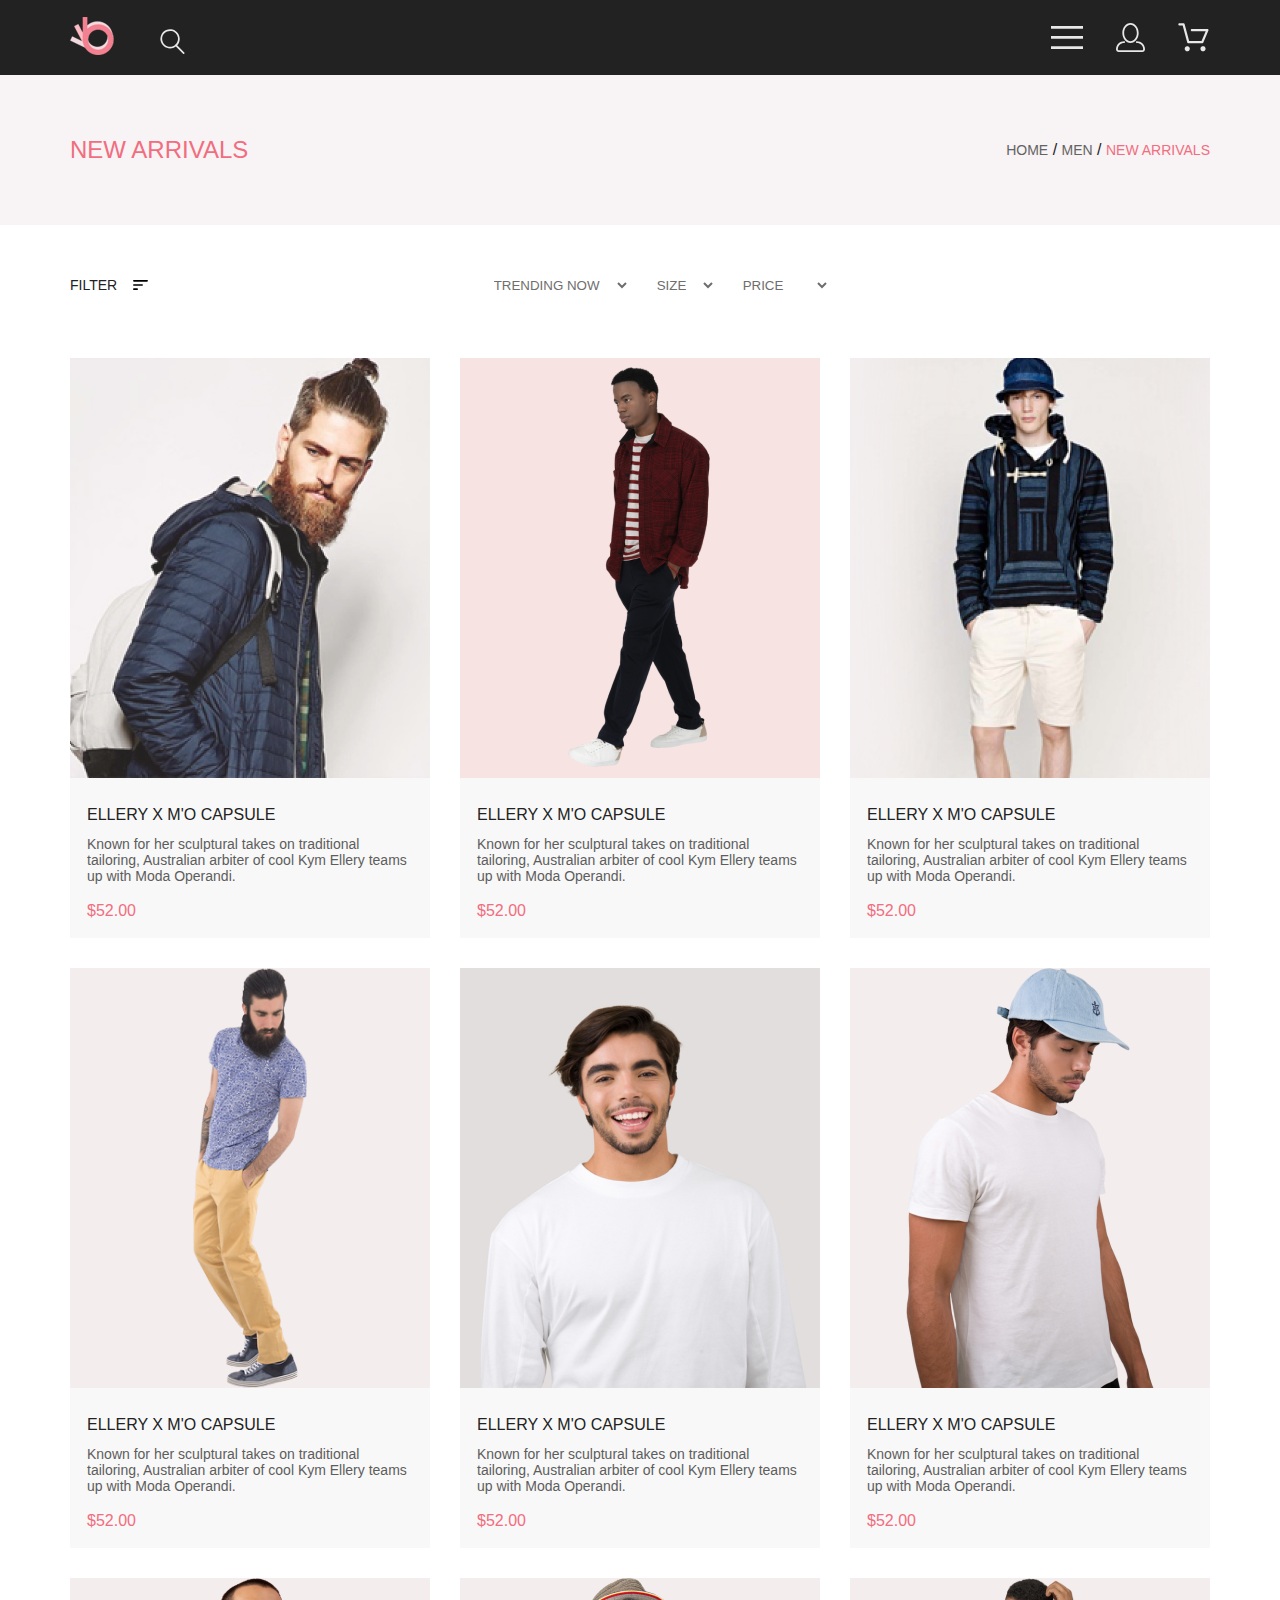
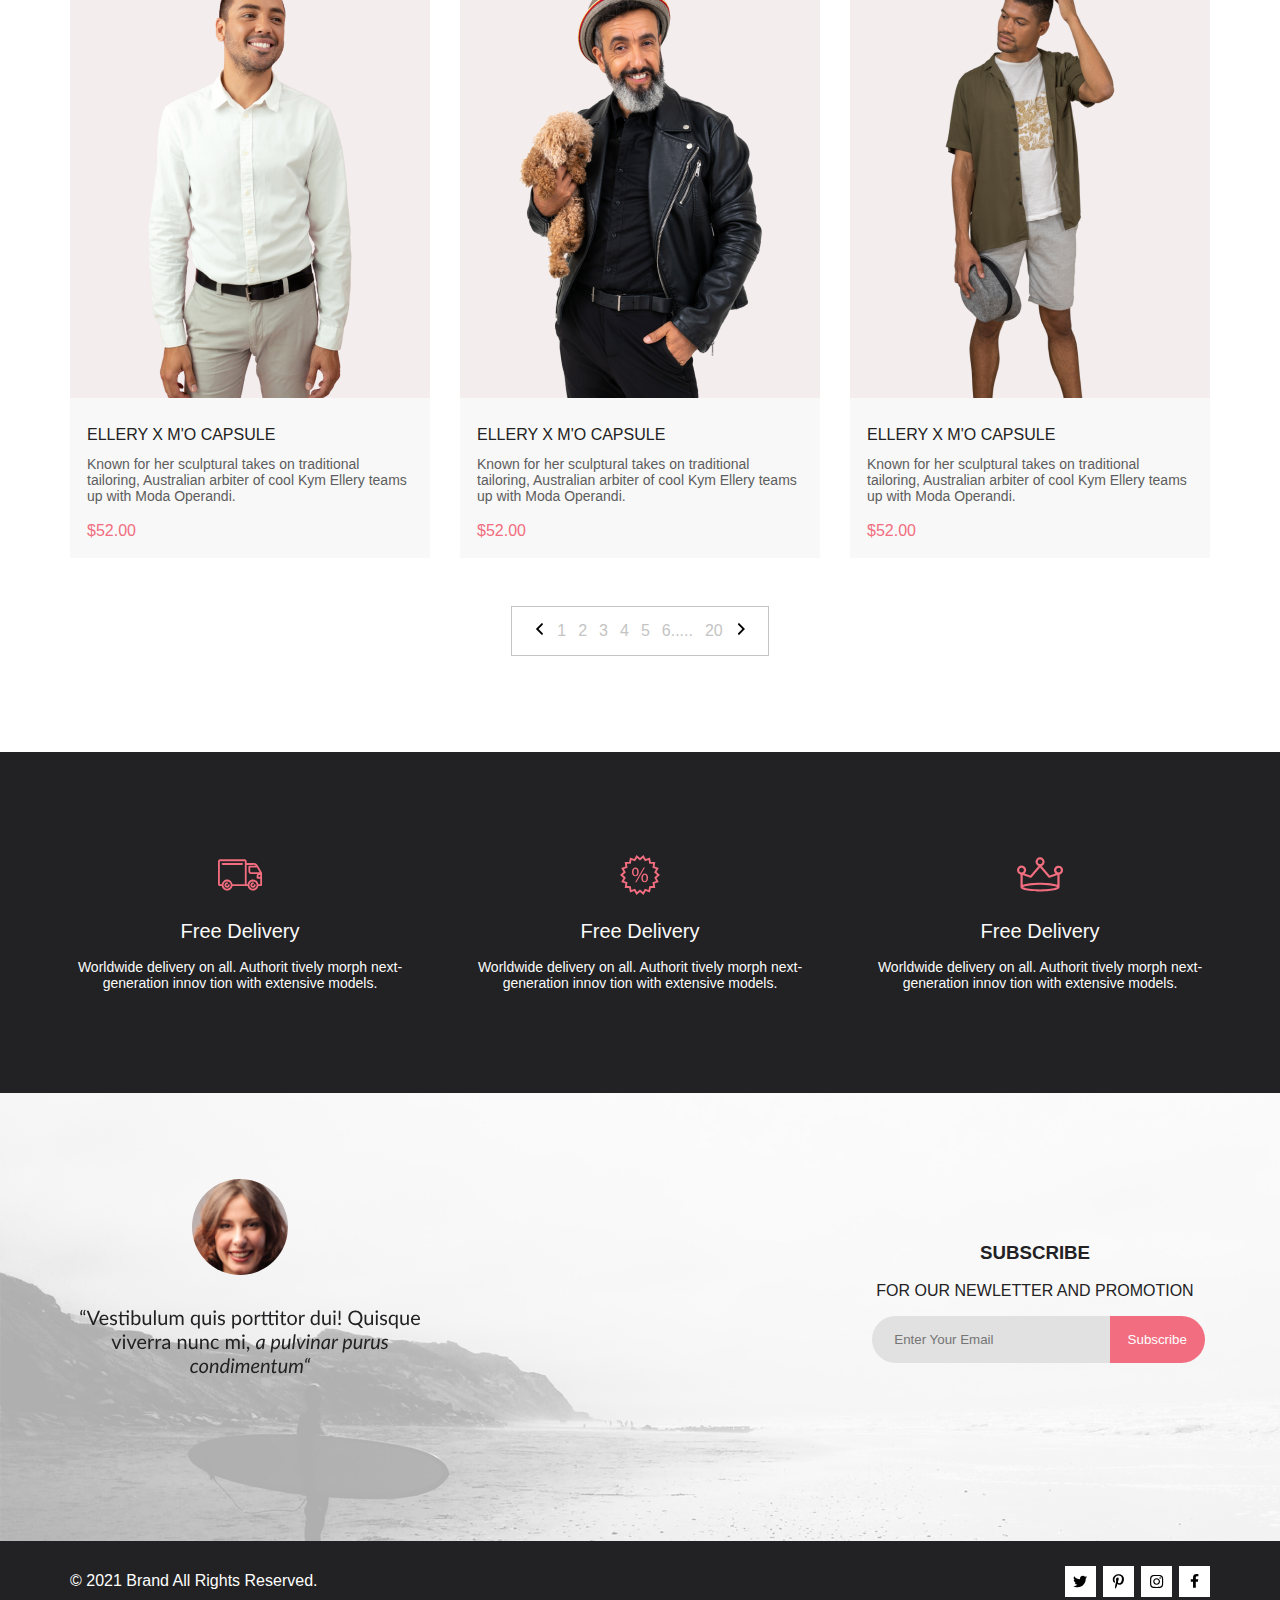
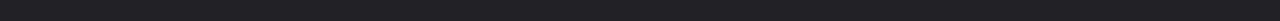
<file: docs/catalog.html>
<!DOCTYPE html>
<html lang="en">

<head>
    <meta charset="UTF-8">
    <meta http-equiv="X-UA-Compatible" content="IE=edge">
    <meta name="viewport" content="width=device-width, initial-scale=1.0">
    <title>Catalog</title>
    <link rel="stylesheet" href="assets/style/style.css">

    <!-- favicon >>> -->
    <link rel="apple-touch-icon" sizes="180x180" href="assets/images/logo.svg">
    <link rel="icon" type="image/png" sizes="32x32" href="assets/images/logo.svg">
    <link rel="icon" type="image/png" sizes="16x16" href="assets/images/logo.svg">
    <link rel="manifest" href="assets/images/logo.svg">
    <link rel="mask-icon" href="assets/images/logo.svg" color="#f16d7f">
    <meta name="msapplication-TileColor" content="#da532c">
    <meta name="theme-color" content="#ffffff">
    <!-- <<< favicon -->
</head>

<body>
    <svg style="display: none;">
        <symbol id="catalog_burger" viewBox="0 0 15 10">
            <g>
                <path
                    d="M0.833333 10H4.16667C4.625 10 5 9.625 5 9.16667C5 8.70833 4.625 8.33333 4.16667 8.33333H0.833333C0.375 8.33333 0 8.70833 0 9.16667C0 9.625 0.375 10 0.833333 10ZM0 0.833333C0 1.29167 0.375 1.66667 0.833333 1.66667H14.1667C14.625 1.66667 15 1.29167 15 0.833333C15 0.375 14.625 0 14.1667 0H0.833333C0.375 0 0 0.375 0 0.833333ZM0.833333 5.83333H9.16667C9.625 5.83333 10 5.45833 10 5C10 4.54167 9.625 4.16667 9.16667 4.16667H0.833333C0.375 4.16667 0 4.54167 0 5C0 5.45833 0.375 5.83333 0.833333 5.83333Z"
                    fill="black" />
            </g>
        </symbol>

        <symbol id="arrow-left" viewBox="0 0 9 14">
            <g>
                <path d="M8.99512 2L3.99512 7L8.99512 12L7.99512 14L0.995117 7L7.99512 0L8.99512 2Z" fill="black" />
            </g>
        </symbol>

        <symbol id="arrow-right" viewBox="0 0 9 14">
            <g>
                <path d="M0.994995 12L5.995 7L0.994995 2L1.995 0L8.995 7L1.995 14L0.994995 12Z" fill="black" />
            </g>
        </symbol>

        <symbol id="twitter" viewBox="0 0 17 16">
            <g>
                <path
                    d="M14.4181 4.74107C14.4281 4.88319 14.4281 5.02535 14.4281 5.16747C14.4281 9.50247 11.1509 14.4974 5.16096 14.4974C3.31558 14.4974 1.60132 13.9593 0.159302 13.0253C0.421495 13.0558 0.673569 13.0659 0.94585 13.0659C2.46851 13.0659 3.8702 12.5482 4.98953 11.6649C3.5576 11.6345 2.3576 10.6903 1.94415 9.39081C2.14585 9.42125 2.34751 9.44156 2.5593 9.44156C2.85172 9.44156 3.14418 9.40094 3.41643 9.32991C1.92401 9.02531 0.80465 7.70553 0.80465 6.11163V6.07103C1.23825 6.31469 1.74249 6.46697 2.2769 6.48725C1.39959 5.89841 0.824826 4.89335 0.824826 3.75628C0.824826 3.14716 0.98614 2.58878 1.26851 2.10147C2.87187 4.09131 5.28195 5.39078 7.98443 5.53294C7.93403 5.28928 7.90376 5.0355 7.90376 4.78169C7.90376 2.97457 9.35586 1.5025 11.1609 1.5025C12.0987 1.5025 12.9457 1.89844 13.5407 2.53803C14.2768 2.39591 14.9827 2.12178 15.6079 1.74616C15.3659 2.5076 14.8516 3.14719 14.176 3.55325C14.8315 3.48222 15.4668 3.29944 16.0516 3.04566C15.608 3.69538 15.0533 4.27403 14.4181 4.74107Z"
                    fill="black" />
            </g>
        </symbol>

        <symbol id="pinterest" viewBox="0 0 13 16">
            <g>
                <path
                    d="M6.7402 0.203125C3.55552 0.203125 0.408081 2.34063 0.408081 5.8C0.408081 8 1.63726 9.25 2.38221 9.25C2.68951 9.25 2.86643 8.3875 2.86643 8.14375C2.86643 7.85313 2.13079 7.23438 2.13079 6.025C2.13079 3.5125 4.03043 1.73125 6.48878 1.73125C8.60259 1.73125 10.167 2.94062 10.167 5.1625C10.167 6.82187 9.50585 9.93437 7.3641 9.93437C6.59121 9.93437 5.93006 9.37187 5.93006 8.56563C5.93006 7.38438 6.74951 6.24062 6.74951 5.02187C6.74951 2.95312 3.83487 3.32812 3.83487 5.82812C3.83487 6.35313 3.90006 6.93437 4.13286 7.4125C3.70451 9.26875 2.82919 12.0344 2.82919 13.9469C2.82919 14.5375 2.91299 15.1188 2.96886 15.7094C3.0744 15.8281 3.02163 15.8156 3.18304 15.7563C4.74744 13.6 4.69157 13.1781 5.39928 10.3562C5.78107 11.0875 6.76814 11.4812 7.55034 11.4812C10.8468 11.4812 12.3274 8.24688 12.3274 5.33125C12.3274 2.22813 9.66415 0.203125 6.7402 0.203125Z"
                    fill="black" />
            </g>
        </symbol>

        <symbol id="instagram" viewBox="0 0 16 17">
            <g>
                <path
                    d="M8.13677 4.68162C6.02163 4.68162 4.31555 6.38494 4.31555 8.49666C4.31555 10.6084 6.02163 12.3117 8.13677 12.3117C10.2519 12.3117 11.958 10.6084 11.958 8.49666C11.958 6.38494 10.2519 4.68162 8.13677 4.68162ZM8.13677 10.9769C6.76991 10.9769 5.65248 9.86463 5.65248 8.49666C5.65248 7.12869 6.76658 6.01639 8.13677 6.01639C9.50695 6.01639 10.6211 7.12869 10.6211 8.49666C10.6211 9.86463 9.50363 10.9769 8.13677 10.9769ZM13.0056 4.52557C13.0056 5.02029 12.6065 5.41541 12.1143 5.41541C11.6188 5.41541 11.223 5.01697 11.223 4.52557C11.223 4.03416 11.6221 3.63572 12.1143 3.63572C12.6065 3.63572 13.0056 4.03416 13.0056 4.52557ZM15.5364 5.42869C15.4799 4.2367 15.2072 3.18084 14.3325 2.31092C13.4612 1.441 12.4036 1.16873 11.2097 1.10897C9.9792 1.03924 6.29101 1.03924 5.0605 1.10897C3.8699 1.16541 2.81233 1.43768 1.93768 2.3076C1.06302 3.17752 0.793639 4.23338 0.733776 5.42537C0.663937 6.65389 0.663937 10.3361 0.733776 11.5646C0.790313 12.7566 1.06302 13.8125 1.93768 14.6824C2.81233 15.5523 3.86658 15.8246 5.0605 15.8844C6.29101 15.9541 9.9792 15.9541 11.2097 15.8844C12.4036 15.8279 13.4612 15.5556 14.3325 14.6824C15.2039 13.8125 15.4766 12.7566 15.5364 11.5646C15.6063 10.3361 15.6063 6.65721 15.5364 5.42869ZM13.9468 12.8828C13.6874 13.5336 13.1852 14.0349 12.53 14.2972C11.5489 14.6857 9.22094 14.5961 8.13677 14.5961C7.05259 14.5961 4.72128 14.6824 3.74353 14.2972C3.09169 14.0383 2.58951 13.5369 2.32678 12.8828C1.93768 11.9033 2.02747 9.57908 2.02747 8.49666C2.02747 7.41424 1.941 5.0867 2.32678 4.11053C2.58619 3.45975 3.08837 2.95838 3.74353 2.69608C4.72461 2.3076 7.05259 2.39725 8.13677 2.39725C9.22094 2.39725 11.5523 2.31092 12.53 2.69608C13.1818 2.95506 13.684 3.45643 13.9468 4.11053C14.3359 5.09002 14.2461 7.41424 14.2461 8.49666C14.2461 9.57908 14.3359 11.9066 13.9468 12.8828Z"
                    fill="black" />
            </g>
        </symbol>

        <symbol id="facebook" viewBox="0 0 11 16">
            <g>
                <path
                    d="M9.08836 8.28L9.50686 5.61602H6.89022V3.88729C6.89022 3.15847 7.25574 2.44806 8.42765 2.44806H9.61722V0.179975C9.61722 0.179975 8.53772 0 7.50561 0C5.35073 0 3.9422 1.27593 3.9422 3.5857V5.61602H1.54688V8.28H3.9422V14.72H6.89022V8.28H9.08836Z"
                    fill="black" />
            </g>
        </symbol>
        <symbol id="car" viewBox="0 0 46 32">
            <g>
                <path
                    d="M30.2868 27.2429H14.8098C14.6026 28.5509 13.9355 29.742 12.9285 30.6021C11.9215 31.4621 10.6406 31.9346 9.31633 31.9346C7.99203 31.9346 6.71117 31.4621 5.70415 30.6021C4.69713 29.742 4.03003 28.5509 3.82283 27.2429H1.88582C1.391 27.2397 0.91765 27.0404 0.569536 26.6887C0.221422 26.337 0.0269624 25.8618 0.0288259 25.3669V1.87695C0.0266969 1.38195 0.221028 0.906335 0.56917 0.554443C0.917313 0.202551 1.39082 0.00317363 1.88582 0H27.4368C27.9318 0.00317353 28.4051 0.202522 28.7531 0.554443C29.1011 0.906364 29.2952 1.38204 29.2928 1.87695V3.78198H36.4138C36.4942 3.78164 36.5742 3.79208 36.6518 3.81299C38.9518 4.01299 40.1088 5.2129 41.3288 7.2749L44.8878 13.3689C44.9727 13.5136 45.0176 13.6782 45.0178 13.8459V26.304C45.0189 26.5515 44.9216 26.7892 44.7475 26.9651C44.5733 27.141 44.3364 27.2406 44.0888 27.2419H41.2748C41.0676 28.5499 40.4005 29.741 39.3935 30.6011C38.3865 31.4611 37.1056 31.9336 35.7813 31.9336C34.457 31.9336 33.1762 31.4611 32.1691 30.6011C31.1621 29.741 30.495 28.5499 30.2878 27.2419L30.2868 27.2429ZM32.0648 26.304C32.0727 27.0369 32.2973 27.7511 32.7102 28.3567C33.1231 28.9623 33.706 29.4322 34.3854 29.7073C35.0649 29.9824 35.8105 30.0503 36.5284 29.9026C37.2464 29.7548 37.9046 29.398 38.4202 28.877C38.9358 28.3559 39.2857 27.6941 39.426 26.9746C39.5662 26.2551 39.4905 25.5103 39.2083 24.8337C38.9262 24.1572 38.4502 23.5794 37.8403 23.1729C37.2304 22.7663 36.5138 22.5491 35.7808 22.5488C34.7905 22.5552 33.8431 22.9543 33.1464 23.6582C32.4498 24.3621 32.0608 25.3136 32.0648 26.304ZM5.60085 26.304C5.60874 27.0369 5.83327 27.7511 6.2462 28.3567C6.65914 28.9623 7.24201 29.4322 7.92143 29.7073C8.60086 29.9824 9.34648 30.0503 10.0644 29.9026C10.7824 29.7548 11.4406 29.398 11.9562 28.877C12.4718 28.3559 12.8217 27.6941 12.962 26.9746C13.1022 26.2551 13.0265 25.5103 12.7443 24.8337C12.4622 24.1572 11.9862 23.5794 11.3763 23.1729C10.7664 22.7663 10.0498 22.5491 9.31682 22.5488C8.3263 22.5549 7.37866 22.9537 6.68181 23.6577C5.98496 24.3617 5.59585 25.3134 5.59984 26.304H5.60085ZM41.2728 25.366H43.1588V19.7478H40.4228C40.3002 19.7473 40.1789 19.7227 40.0659 19.6753C39.9528 19.6279 39.8502 19.5585 39.7639 19.4714C39.6776 19.3843 39.6094 19.281 39.563 19.1675C39.5167 19.054 39.4932 18.9324 39.4938 18.8098V16.9629C39.4935 16.2423 39.7691 15.5488 40.2638 15.0249H33.8848C33.8076 15.0248 33.7307 15.015 33.6558 14.9958C32.9511 14.933 32.2956 14.6081 31.819 14.0852C31.3423 13.5623 31.0793 12.8794 31.0818 12.1719V7.47192C31.0812 7.34927 31.1047 7.22758 31.151 7.11401C31.1973 7.00044 31.2656 6.89725 31.3519 6.81006C31.4381 6.72286 31.5407 6.6535 31.6538 6.60596C31.7669 6.55841 31.8882 6.53361 32.0108 6.53296H38.4938C38.1495 6.21428 37.7421 5.97123 37.2981 5.81982C36.854 5.66842 36.3831 5.61187 35.9158 5.65381H29.2928V25.3618H30.2868C30.494 24.0538 31.1611 22.8627 32.1682 22.0027C33.1752 21.1426 34.456 20.6702 35.7803 20.6702C37.1046 20.6702 38.3855 21.1426 39.3925 22.0027C40.3995 22.8627 41.0666 24.0538 41.2738 25.3618L41.2728 25.366ZM14.8088 25.366H27.4358V1.87598H1.88582V25.366H3.82283C4.03003 24.058 4.69713 22.8666 5.70415 22.0066C6.71117 21.1465 7.99203 20.6741 9.31633 20.6741C10.6406 20.6741 11.9215 21.1465 12.9285 22.0066C13.9355 22.8666 14.6026 24.058 14.8098 25.366H14.8088ZM41.3508 16.9658V17.875H43.1588V16.0278H42.2798C42.033 16.0294 41.7968 16.1288 41.6229 16.304C41.449 16.4792 41.3516 16.716 41.3518 16.9629L41.3508 16.9658ZM32.9378 12.1738C32.9368 12.4263 33.0359 12.6691 33.2134 12.8486C33.3909 13.0282 33.6324 13.13 33.8848 13.1318C33.9487 13.1316 34.0124 13.1384 34.0748 13.1519H42.5998L39.8339 8.41602H32.9338L32.9378 12.1738ZM33.0308 26.3059C33.0279 25.5734 33.3157 24.8695 33.8311 24.3489C34.3464 23.8283 35.0473 23.5333 35.7798 23.5288C36.0286 23.5288 36.2672 23.6278 36.4431 23.8037C36.619 23.9796 36.7178 24.218 36.7178 24.4668C36.7178 24.7156 36.619 24.9542 36.4431 25.1301C36.2672 25.306 36.0286 25.4048 35.7798 25.4048C35.6015 25.4032 35.4267 25.4548 35.2777 25.5527C35.1286 25.6507 35.012 25.7905 34.9427 25.9548C34.8733 26.1191 34.8544 26.3005 34.8882 26.4756C34.922 26.6507 35.0071 26.8118 35.1326 26.9385C35.2582 27.0651 35.4185 27.1516 35.5933 27.187C35.7681 27.2224 35.9494 27.2051 36.1144 27.1372C36.2793 27.0693 36.4203 26.9538 36.5196 26.8057C36.6188 26.6575 36.6718 26.4833 36.6718 26.3049C36.6718 26.0587 36.7696 25.8226 36.9438 25.6484C37.1179 25.4743 37.3541 25.3765 37.6003 25.3765C37.8466 25.3765 38.0828 25.4743 38.2569 25.6484C38.431 25.8226 38.5288 26.0587 38.5288 26.3049C38.5288 27.0343 38.2391 27.7338 37.7234 28.2495C37.2077 28.7652 36.5082 29.0549 35.7788 29.0549C35.0495 29.0549 34.35 28.7652 33.8343 28.2495C33.3186 27.7338 33.0288 27.0343 33.0288 26.3049L33.0308 26.3059ZM6.56682 26.3059C6.56389 25.5734 6.85171 24.8695 7.36708 24.3489C7.88245 23.8283 8.58329 23.5333 9.31584 23.5288C9.56462 23.5288 9.8032 23.6278 9.97911 23.8037C10.155 23.9796 10.2538 24.218 10.2538 24.4668C10.2538 24.7156 10.155 24.9542 9.97911 25.1301C9.8032 25.306 9.56462 25.4048 9.31584 25.4048C9.13751 25.4032 8.9627 25.4548 8.81365 25.5527C8.66459 25.6507 8.548 25.7905 8.47865 25.9548C8.40931 26.1191 8.39033 26.3005 8.42415 26.4756C8.45797 26.6507 8.54305 26.8118 8.6686 26.9385C8.79414 27.0651 8.95449 27.1516 9.12929 27.187C9.30409 27.2224 9.48546 27.2051 9.65038 27.1372C9.8153 27.0693 9.95634 26.9538 10.0556 26.8057C10.1548 26.6575 10.2078 26.4833 10.2078 26.3049C10.2078 26.0587 10.3057 25.8226 10.4798 25.6484C10.6539 25.4743 10.8901 25.3765 11.1363 25.3765C11.3826 25.3765 11.6188 25.4743 11.7929 25.6484C11.967 25.8226 12.0648 26.0587 12.0648 26.3049C12.0648 27.0343 11.7751 27.7338 11.2594 28.2495C10.7437 28.7652 10.0442 29.0549 9.31484 29.0549C8.58549 29.0549 7.88601 28.7652 7.37029 28.2495C6.85456 27.7338 6.56484 27.0343 6.56484 26.3049L6.56682 26.3059ZM4.70885 5.65991C4.46008 5.65991 4.22149 5.56116 4.04558 5.38525C3.86967 5.20934 3.77083 4.9707 3.77083 4.72192C3.77083 4.47315 3.86967 4.2345 4.04558 4.05859C4.22149 3.88268 4.46008 3.78394 4.70885 3.78394H24.6088C24.8576 3.78394 25.0962 3.88268 25.2721 4.05859C25.448 4.2345 25.5468 4.47315 25.5468 4.72192C25.5468 4.9707 25.448 5.20934 25.2721 5.38525C25.0962 5.56116 24.8576 5.65991 24.6088 5.65991H4.70885Z"
                    fill="#F16D7F" />
            </g>
        </symbol>
        <symbol id="percent" viewBox="0 0 40 40">
            <g>
                <path
                    d="M19.994 37.0239L16.523 39.9238L14.235 36.0039L9.995 37.5159L9.17297 33.0359L4.67999 32.991L5.41199 28.491L1.20398 26.8909L3.414 22.925L0 19.96L3.41199 16.9929L1.20203 13.0278L5.41101 11.428L4.67798 6.93286L9.172 6.88892L9.99402 2.40894L14.234 3.91992L16.522 0L19.993 2.8999L23.464 0L25.753 3.9209L29.993 2.40894L30.814 6.88989L35.308 6.93481L34.576 11.4299L38.784 13.03L36.574 16.9958L39.986 19.9609L36.574 22.928L38.783 26.894L34.574 28.4939L35.307 32.988L30.812 33.033L29.991 37.5139L25.753 36.0029L23.464 39.9229L19.994 37.0239ZM21.2 35.541L22.961 37.012L24.122 35.022L24.914 33.666L26.382 34.189L28.533 34.957L28.95 32.6838L29.235 31.1289L30.796 31.113L33.078 31.092L32.706 28.8098L32.452 27.25L33.911 26.696L36.045 25.8828L34.925 23.873L34.159 22.498L35.342 21.4709L37.076 19.9609L35.343 18.4609L34.16 17.4319L34.926 16.0559L36.047 14.0449L33.913 13.2339L32.454 12.6809L32.709 11.1208L33.081 8.83984L30.799 8.81689L29.239 8.80103L28.954 7.24683L28.538 4.97388L26.386 5.74097L24.918 6.26392L24.125 4.90698L22.963 2.91699L21.201 4.38794L19.996 5.39282L18.791 4.38794L17.03 2.91699L15.869 4.90601L15.077 6.26294L13.608 5.73999L11.458 4.97192L11.04 7.24585L10.755 8.80005L9.19501 8.81592L6.914 8.83789L7.28601 11.1199L7.53998 12.678L6.08099 13.2329L3.94598 14.0439L5.06702 16.0549L5.83301 17.4299L4.65002 18.459L2.91602 19.967L4.64899 21.4739L5.83197 22.5029L5.06598 23.8779L3.94501 25.8879L6.078 26.698L7.53802 27.2529L7.28302 28.812L6.91199 31.0959L9.19299 31.1189L10.753 31.135L11.038 32.6899L11.455 34.9619L13.607 34.1948L15.076 33.6719L15.868 35.0288L17.03 37.019L18.791 35.5479L19.996 34.543L21.2 35.541ZM21.318 23.02C21.318 20.093 22.883 18.4648 24.777 18.4648C26.783 18.4648 28.077 20.0279 28.077 22.7949C28.077 25.8539 26.492 27.3718 24.662 27.3718C22.883 27.3718 21.338 25.922 21.318 23.02ZM22.839 22.9319C22.816 24.7829 23.521 26.1899 24.711 26.1899C25.988 26.1899 26.561 24.8049 26.561 22.8899C26.561 21.1249 26.054 19.6528 24.711 19.6528C23.5 19.6488 22.839 21.1029 22.839 22.9309V22.9319ZM15.194 27.332L23.609 12.613H24.842L16.427 27.332H15.194ZM11.979 16.99C11.979 14.09 13.542 12.458 15.437 12.458C17.437 12.458 18.763 14.022 18.763 16.79C18.763 19.848 17.177 21.365 15.327 21.365C13.544 21.365 12 19.915 11.979 16.991V16.99ZM13.521 16.9238C13.477 18.7748 14.162 20.1809 15.371 20.1829C16.648 20.1829 17.221 18.7988 17.221 16.8828C17.221 15.1168 16.714 13.645 15.371 13.645C14.162 13.642 13.521 15.092 13.521 16.925V16.9238Z"
                    fill="#F16D7F" />
            </g>
        </symbol>
        <symbol id="crown" viewBox="0 0 48 35">
            <g>
                <path
                    d="M42.393 8.53564C41.1766 8.52335 40.0049 8.99349 39.1342 9.84302C38.2635 10.6925 37.7647 11.8522 37.747 13.0686C37.7501 13.7086 37.8911 14.3405 38.1603 14.9211C38.4295 15.5018 38.8206 16.0176 39.3071 16.4336L33.4471 18.4888L25.1081 8.80566C26.0034 8.50693 26.7831 7.93646 27.3388 7.17358C27.8945 6.41071 28.1983 5.49331 28.2081 4.54956C28.1828 3.33432 27.6824 2.17743 26.814 1.3269C25.9457 0.476377 24.7785 0 23.563 0C22.3475 0 21.1804 0.476377 20.3121 1.3269C19.4437 2.17743 18.9432 3.33432 18.918 4.54956C18.9277 5.48395 19.2253 6.39274 19.7702 7.15186C20.3151 7.91097 21.0809 8.48368 21.9631 8.79175L13.611 18.4917L7.7531 16.4368C8.23917 16.0206 8.62989 15.5045 8.89873 14.9238C9.16757 14.3432 9.30822 13.7116 9.31108 13.0718C9.33412 12.195 9.10852 11.3296 8.66045 10.5757C8.21238 9.82172 7.56009 9.2099 6.77898 8.81104C5.99787 8.41217 5.11986 8.2424 4.24639 8.32153C3.37291 8.40067 2.53965 8.72555 1.84295 9.2583C1.14624 9.79105 0.614525 10.5101 0.309254 11.3323C0.00398245 12.1545 -0.0623783 13.0462 0.117848 13.9045C0.298073 14.7629 0.717494 15.5526 1.32769 16.1826C1.93788 16.8126 2.71394 17.2571 3.56609 17.4646V29.7556C3.57345 29.8376 3.59015 29.9184 3.61602 29.9966C3.58308 30.1233 3.56636 30.2538 3.56609 30.3848C3.56609 34.7968 21.485 34.9268 23.528 34.9268C25.571 34.9268 43.49 34.7978 43.49 30.3848C43.4893 30.2539 43.4725 30.1234 43.44 29.9966C43.4676 29.9189 43.4845 29.8379 43.49 29.7556V17.4646C44.5889 17.2244 45.5587 16.5828 46.2094 15.6653C46.8601 14.7478 47.1449 13.6204 47.0082 12.5039C46.8715 11.3874 46.323 10.3621 45.4701 9.62866C44.6173 8.89526 43.5214 8.50653 42.397 8.53857L42.393 8.53564ZM21.174 4.55176C21.1625 4.07755 21.2926 3.61062 21.5477 3.21069C21.8027 2.81076 22.1712 2.49591 22.606 2.3064C23.0408 2.11688 23.5223 2.06132 23.9889 2.14673C24.4555 2.23214 24.8861 2.45463 25.2256 2.78589C25.5652 3.11715 25.7982 3.542 25.8951 4.00635C25.9919 4.4707 25.9482 4.95345 25.7695 5.39282C25.5907 5.8322 25.2851 6.20831 24.8915 6.47314C24.498 6.73798 24.0345 6.8795 23.5601 6.87964C22.9354 6.88605 22.3335 6.64481 21.8863 6.2085C21.4391 5.77218 21.183 5.17647 21.174 4.55176ZM13.584 20.8276C13.801 20.9026 14.0353 20.9113 14.2573 20.8525C14.4792 20.7938 14.6786 20.6701 14.83 20.4976L23.5301 10.3977L32.23 20.4976C32.3812 20.6702 32.5804 20.7938 32.8022 20.8528C33.0239 20.9117 33.2581 20.9033 33.475 20.8286L41.2331 18.1038V28.0408C36.3481 25.9188 25.124 25.8406 23.533 25.8406C21.942 25.8406 10.7141 25.9198 5.83306 28.0408V18.1038L13.584 20.8276ZM23.527 32.7166C14.827 32.7166 9.27802 31.7057 6.97002 30.8547C6.61895 30.7373 6.28322 30.578 5.97002 30.3806C6.69202 29.8596 9.03109 29.1487 12.9361 28.6487C19.9715 27.844 27.0756 27.844 34.111 28.6487C38.011 29.1487 40.3561 29.8596 41.0761 30.3806C40.7654 30.5794 40.4312 30.7388 40.0811 30.8547C37.7791 31.7037 32.235 32.7166 23.527 32.7166ZM2.28008 13.0686C2.26895 12.5945 2.39939 12.1279 2.65471 11.7283C2.91003 11.3286 3.27866 11.0139 3.71355 10.8247C4.14844 10.6355 4.62977 10.5801 5.09624 10.6658C5.56271 10.7514 5.99313 10.9743 6.33245 11.3057C6.67176 11.637 6.90458 12.0618 7.00127 12.5261C7.09797 12.9904 7.05412 13.4731 6.87529 13.9124C6.69647 14.3516 6.39074 14.7277 5.99724 14.9924C5.60374 15.2572 5.14033 15.3986 4.66607 15.3987C4.04091 15.4054 3.43856 15.1638 2.99126 14.7271C2.54396 14.2903 2.28825 13.6937 2.28008 13.0686ZM42.393 15.3987C41.935 15.3875 41.4906 15.2414 41.1152 14.9788C40.7398 14.7162 40.4501 14.3487 40.2825 13.9224C40.1149 13.496 40.0768 13.0297 40.1729 12.5818C40.269 12.1339 40.4952 11.7241 40.8229 11.4041C41.1507 11.084 41.5656 10.8677 42.0157 10.7822C42.4658 10.6968 42.931 10.7459 43.3533 10.9236C43.7756 11.1013 44.1361 11.3997 44.3897 11.7812C44.6433 12.1628 44.7788 12.6105 44.7791 13.0686C44.7704 13.6935 44.5144 14.2895 44.0672 14.7261C43.62 15.1626 43.0179 15.4041 42.393 15.3977V15.3987Z"
                    fill="#F16D7F" />

            </g>
        </symbol>
        <symbol id="account" viewBox="0 0 29 29">
            <g>
                <path
                    d="M14.5 19.937C19 19.937 22.656 15.464 22.656 9.968C22.656 4.472 19 0 14.5 0C13.3631 0.0217413 12.2463 0.303398 11.2351 0.823397C10.2239 1.34339 9.34507 2.08794 8.66602 3C7.12663 4.99573 6.30819 7.45381 6.34399 9.974C6.34399 15.465 10 19.937 14.5 19.937ZM14.5 1.813C18 1.813 20.844 5.472 20.844 9.969C20.844 14.466 17.998 18.125 14.5 18.125C11.002 18.125 8.15603 14.465 8.15503 9.969C8.15403 5.473 11 1.813 14.5 1.813ZM20.844 18.125C20.6036 18.125 20.373 18.2205 20.203 18.3905C20.033 18.5605 19.9375 18.7911 19.9375 19.0315C19.9375 19.2719 20.033 19.5025 20.203 19.6725C20.373 19.8425 20.6036 19.938 20.844 19.938C22.526 19.9399 24.1386 20.6088 25.3279 21.7982C26.5172 22.9875 27.1861 24.6 27.188 26.282C27.1875 26.5221 27.0918 26.7523 26.922 26.9221C26.7522 27.0918 26.5221 27.1875 26.282 27.188H2.71997C2.47985 27.1875 2.24975 27.0918 2.07996 26.9221C1.91016 26.7523 1.81449 26.5221 1.81396 26.282C1.81608 24.6001 2.48517 22.9877 3.67444 21.7985C4.86371 20.6092 6.47608 19.9401 8.15796 19.938C8.39824 19.938 8.62868 19.8425 8.79858 19.6726C8.96849 19.5027 9.06396 19.2723 9.06396 19.032C9.06396 18.7917 8.96849 18.5613 8.79858 18.3914C8.62868 18.2215 8.39824 18.126 8.15796 18.126C5.99541 18.1279 3.92201 18.9875 2.39258 20.5164C0.863144 22.0453 0.00264777 24.1185 0 26.281C0.000794067 27.0019 0.287502 27.693 0.797241 28.2027C1.30698 28.7125 1.99811 28.9992 2.71899 29H26.282C27.0027 28.9989 27.6936 28.7121 28.2031 28.2024C28.7126 27.6927 28.9992 27.0017 29 26.281C28.9974 24.1187 28.1372 22.0457 26.6083 20.5168C25.0793 18.9878 23.0063 18.1276 20.844 18.125Z"
                    fill="#E8E8E8" />

            </g>
        </symbol>
        <symbol id="burger_menu" viewBox="0 0 32 23">
            <g>
                <path d="M0 23V20.31H32V23H0ZM0 12.76V10.07H32V12.76H0ZM0 2.69V0H32V2.69H0Z" fill="#E8E8E8" />

            </g>
        </symbol>
        <symbol id="search" viewBox="0 0 27 28">
            <g>
                <path
                    d="M19.0589 17.6251C20.6705 15.865 21.6275 13.6039 21.769 11.2216C21.9106 8.83932 21.2281 6.48088 19.8362 4.54232C18.4443 2.60377 16.4278 1.20318 14.1252 0.575765C11.8227 -0.0516554 9.37437 0.132305 7.19143 1.09675C5.0085 2.0612 3.22389 3.74739 2.1373 5.87217C1.05071 7.99695 0.728322 10.4309 1.22426 12.7653C1.72021 15.0997 3.00428 17.1923 4.86085 18.6919C6.71741 20.1914 9.0334 21.0064 11.4199 21.0001C13.6723 21.0031 15.8638 20.2691 17.6599 18.9101L25.4079 26.7171C25.4934 26.8061 25.5958 26.8772 25.7091 26.9261C25.8225 26.9751 25.9444 27.0009 26.0679 27.0021C26.1916 27.0024 26.314 26.9773 26.4276 26.9283C26.5411 26.8793 26.6434 26.8074 26.7279 26.7171C26.9018 26.5362 26.999 26.295 26.999 26.0441C26.999 25.7931 26.9018 25.5519 26.7279 25.371L19.0589 17.6251ZM2.88589 10.5001C2.89873 8.81477 3.41021 7.17101 4.35586 5.776C5.30151 4.38098 6.63899 3.29715 8.1997 2.66114C9.76042 2.02513 11.4745 1.86542 13.1258 2.20213C14.7772 2.53884 16.2919 3.3569 17.479 4.55319C18.6661 5.74948 19.4725 7.27044 19.7965 8.92433C20.1204 10.5782 19.9475 12.291 19.2995 13.8468C18.6515 15.4026 17.5574 16.7316 16.1551 17.6665C14.7529 18.6014 13.1052 19.1002 11.4199 19.1C9.14843 19.0892 6.97409 18.1775 5.3741 16.5652C3.77412 14.9528 2.87924 12.7715 2.88589 10.5001Z"
                    fill="#E8E8E8" />

            </g>
        </symbol>
        <symbol id="cart" viewBox="0 0 27 25">
            <g>
                <path
                    d="M5.49847 22.185C5.50635 21.752 5.64091 21.3309 5.88519 20.9748C6.12947 20.6186 6.47261 20.3431 6.87158 20.1828C7.27055 20.0226 7.7076 19.9848 8.12781 20.0741C8.54802 20.1635 8.93269 20.376 9.23358 20.685C9.53447 20.994 9.73817 21.3857 9.81909 21.811C9.90002 22.2363 9.85453 22.6763 9.68842 23.0756C9.52231 23.475 9.24296 23.8161 8.88538 24.0559C8.52779 24.2957 8.10791 24.4237 7.67847 24.4237C7.38955 24.4211 7.10399 24.3611 6.83807 24.2472C6.57216 24.1333 6.3311 23.9676 6.12866 23.7597C5.92623 23.5518 5.76639 23.3057 5.65826 23.0355C5.55013 22.7653 5.49584 22.4763 5.49847 22.185ZM21.3045 24.4237C20.8711 24.4303 20.4453 24.3087 20.0797 24.074C19.7141 23.8393 19.4247 23.5017 19.2471 23.103C19.0696 22.7042 19.0117 22.2618 19.0806 21.8303C19.1496 21.3988 19.3423 20.9971 19.6351 20.6748C19.9278 20.3524 20.3077 20.1236 20.728 20.0165C21.1482 19.9095 21.5903 19.929 21.9997 20.0724C22.4091 20.2159 22.7679 20.4771 23.0317 20.8238C23.2956 21.1706 23.453 21.5877 23.4845 22.0236C23.5269 22.6155 23.3369 23.2004 22.9555 23.6523C22.7706 23.8745 22.5436 24.0574 22.2877 24.1901C22.0319 24.3227 21.7524 24.4025 21.4655 24.4247L21.3045 24.4237ZM8.59351 17.4855C8.38116 17.4851 8.17488 17.414 8.00671 17.2833C7.83855 17.1525 7.71792 16.9694 7.66351 16.7624L3.73651 2.19527H0.978516C0.719001 2.19527 0.470064 2.09128 0.28656 1.90622C0.103056 1.72116 0 1.47018 0 1.20847C0 0.946764 0.103056 0.695782 0.28656 0.510726C0.470064 0.325669 0.719001 0.22168 0.978516 0.22168H4.45752C4.66982 0.222254 4.876 0.293463 5.04413 0.424184C5.21226 0.554905 5.33295 0.737883 5.38751 0.944787L9.31451 15.5119H20.0185L23.5765 7.12665H11.7185C11.459 7.12665 11.2101 7.02266 11.0266 6.83761C10.8431 6.65255 10.74 6.40157 10.74 6.13986C10.74 5.87815 10.8431 5.62717 11.0266 5.44211C11.2101 5.25705 11.459 5.15306 11.7185 5.15306H25.0535C25.2131 5.15352 25.3701 5.19451 25.5099 5.27223C25.6497 5.34995 25.7679 5.46195 25.8535 5.59784C25.9413 5.73569 25.9945 5.89303 26.0084 6.05627C26.0224 6.21951 25.9966 6.38368 25.9335 6.53465L21.5425 16.8935C21.469 17.0684 21.3462 17.2177 21.1895 17.3229C21.0327 17.4281 20.8488 17.4846 20.6605 17.4855H8.59351Z"
                    fill="#ffffff" />
            </g>
        </symbol>

    </svg>
    <header class="header center">

        <div class="header__left">
            <a class="header__logo" href="index.html">
                <img src="assets/images/logo.svg" alt="logo">
            </a>

            <a class="header__search" href="#">
                <svg>
                    <use xlink:href="#search"></use>
                </svg>
            </a>
        </div>
        <div class="header__right">
            <a class="header__icons" href="#">
                <svg class="header__icons-burger_menu">
                    <use xlink:href="#burger_menu"></use>
                </svg>
            </a>
            <a class="header__icons header__icons-account" href="registration.html">
                <svg class="header__icons-account">
                    <use xlink:href="#account"></use>
                </svg>
            </a>
            <a class="header__icons header__icons-cart" href="cart.html">
                <svg class="header__icons-cart">
                    <use xlink:href="#cart"></use>
                </svg>
            </a>

        </div>


    </header>
    <div class="page__title new_arrivals center">
        <div class="page__title_content ">
            new arrivals
        </div>
        <nav class="product__nav product__nav-margintop">
            <a href="index.html">HOME</a> / <a href="#">MEN</a> / <span>NEW ARRIVALS</span>
        </nav>
    </div>

    <main class="main main_content main-padding">
        <div class="filters center">
            <div class="filter_burger">
                <a href="#">
                    <span>filter</span>
                    <svg>
                        <use xlink:href="#catalog_burger"></use>

                    </svg>
                </a>
            </div>



            <div class="choose_parameters">
                <select class="select__choose" name="parametesrs">
                    <option disabled selected hidden>TRENDING NOW&emsp;</option>
                    <option>PUPULAR</option>
                    <option>BEST RATING</option>
                    <option>SALE</option>
                </select>
                <select class="select__choose" name="parametesrs_">
                    <option disabled selected hidden>SIZE&emsp;</option>
                    <option>XS</option>
                    <option>S</option>
                    <option>M</option>
                    <option>XL</option>
                </select>
                <select class="select__choose" name="parametesrs_">
                    <option disabled selected hidden>PRICE</option>
                    <option>0...1990</option>
                    <option>1990...3990</option>
                    <option>3990...6000</option>
                    <option>6000...9000</option>
                </select>
            </div>

        </div>


        <div class="cards center">


            <div class="card">
                <div class="card__img">
                    <img src="assets/images/fetured_item--1.png" alt="retured_item--1">
                    <div class="card__img_background">
                        <div class="card__button_wrap">
                            <a class="card__button" href="#">
                                <img src="assets/images/cart.svg" alt="cart">
                                <div class="card__img_text">
                                    Add to cart
                                </div>

                            </a>
                        </div>

                    </div>

                </div>
                <div class="card__text">
                    <div class="card__textTitle">
                        ellery x m'o capsule
                    </div>
                    <div class="card__textContent">
                        Known for her sculptural takes on traditional tailoring, Australian arbiter of cool Kym Ellery
                        teams up with Moda Operandi.
                    </div>
                    <div class="card__textPrice">
                        $52.00
                    </div>
                </div>
            </div>
            <div class="card">
                <div class="card__img">
                    <img src="assets/images/catalog_item-2.png" alt="retured_item--1">
                    <div class="card__img_background">
                        <div class="card__button_wrap">
                            <a class="card__button" href="#">
                                <img src="assets/images/cart.svg" alt="cart">
                                <div class="card__img_text">
                                    Add to cart
                                </div>

                            </a>
                        </div>

                    </div>

                </div>
                <div class="card__text">
                    <div class="card__textTitle">
                        ellery x m'o capsule
                    </div>
                    <div class="card__textContent">
                        Known for her sculptural takes on traditional tailoring, Australian arbiter of cool Kym Ellery
                        teams up with Moda Operandi.
                    </div>
                    <div class="card__textPrice">
                        $52.00
                    </div>
                </div>
            </div>
            <div class="card">
                <div class="card__img">
                    <img src="assets/images/fetured_item--3.png" alt="retured_item--1">
                    <div class="card__img_background">
                        <div class="card__button_wrap">
                            <a class="card__button" href="#">
                                <img src="assets/images/cart.svg" alt="cart">
                                <div class="card__img_text">
                                    Add to cart
                                </div>

                            </a>
                        </div>

                    </div>

                </div>
                <div class="card__text">
                    <div class="card__textTitle">
                        ellery x m'o capsule
                    </div>
                    <div class="card__textContent">
                        Known for her sculptural takes on traditional tailoring, Australian arbiter of cool Kym Ellery
                        teams up with Moda Operandi.
                    </div>
                    <div class="card__textPrice">
                        $52.00
                    </div>
                </div>
            </div>
            <div class="card">
                <div class="card__img">
                    <img src="assets/images/fetured_item--4.png" alt="retured_item--1">
                    <div class="card__img_background">
                        <div class="card__button_wrap">
                            <a class="card__button" href="#">
                                <img src="assets/images/cart.svg" alt="cart">
                                <div class="card__img_text">
                                    Add to cart
                                </div>

                            </a>
                        </div>

                    </div>

                </div>
                <div class="card__text">
                    <div class="card__textTitle">
                        ellery x m'o capsule
                    </div>
                    <div class="card__textContent">
                        Known for her sculptural takes on traditional tailoring, Australian arbiter of cool Kym Ellery
                        teams up with Moda Operandi.
                    </div>
                    <div class="card__textPrice">
                        $52.00
                    </div>
                </div>
            </div>
            <div class="card">
                <div class="card__img">
                    <img src="assets/images/catalog_item-5.png" alt="retured_item--1">
                    <div class="card__img_background">
                        <div class="card__button_wrap">
                            <a class="card__button" href="#">
                                <img src="assets/images/cart.svg" alt="cart">
                                <div class="card__img_text">
                                    Add to cart
                                </div>

                            </a>
                        </div>

                    </div>

                </div>
                <div class="card__text">
                    <div class="card__textTitle">
                        ellery x m'o capsule
                    </div>
                    <div class="card__textContent">
                        Known for her sculptural takes on traditional tailoring, Australian arbiter of cool Kym Ellery
                        teams up with Moda Operandi.
                    </div>
                    <div class="card__textPrice">
                        $52.00
                    </div>
                </div>
            </div>
            <div class="card">
                <div class="card__img">
                    <img src="assets/images/catalog_item-6.png" alt="retured_item--1">
                    <div class="card__img_background">
                        <div class="card__button_wrap">
                            <a class="card__button" href="#">
                                <img src="assets/images/cart.svg" alt="cart">
                                <div class="card__img_text">
                                    Add to cart
                                </div>

                            </a>
                        </div>

                    </div>

                </div>
                <div class="card__text">
                    <div class="card__textTitle">
                        ellery x m'o capsule
                    </div>
                    <div class="card__textContent">
                        Known for her sculptural takes on traditional tailoring, Australian arbiter of cool Kym Ellery
                        teams up with Moda Operandi.
                    </div>
                    <div class="card__textPrice">
                        $52.00
                    </div>
                </div>
            </div>
            <div class="card">
                <div class="card__img">
                    <img src="assets/images/catalog_item-7.png" alt="retured_item--1">
                    <div class="card__img_background">
                        <div class="card__button_wrap">
                            <a class="card__button" href="#">
                                <img src="assets/images/cart.svg" alt="cart">
                                <div class="card__img_text">
                                    Add to cart
                                </div>

                            </a>
                        </div>

                    </div>

                </div>
                <div class="card__text">
                    <div class="card__textTitle">
                        ellery x m'o capsule
                    </div>
                    <div class="card__textContent">
                        Known for her sculptural takes on traditional tailoring, Australian arbiter of cool Kym Ellery
                        teams up with Moda Operandi.
                    </div>
                    <div class="card__textPrice">
                        $52.00
                    </div>
                </div>
            </div>
            <div class="card">
                <div class="card__img">
                    <img src="assets/images/catalog_item-8.png" alt="retured_item--1">
                    <div class="card__img_background">
                        <div class="card__button_wrap">
                            <a class="card__button" href="#">
                                <img src="assets/images/cart.svg" alt="cart">
                                <div class="card__img_text">
                                    Add to cart
                                </div>

                            </a>
                        </div>

                    </div>

                </div>
                <div class="card__text">
                    <div class="card__textTitle">
                        ellery x m'o capsule
                    </div>
                    <div class="card__textContent">
                        Known for her sculptural takes on traditional tailoring, Australian arbiter of cool Kym Ellery
                        teams up with Moda Operandi.
                    </div>
                    <div class="card__textPrice">
                        $52.00
                    </div>
                </div>
            </div>
            <div class="card">
                <div class="card__img">
                    <img src="assets/images/catolog_item-9.png" alt="retured_item--1">
                    <div class="card__img_background">
                        <div class="card__button_wrap">
                            <a class="card__button" href="#">
                                <img src="assets/images/cart.svg" alt="cart">
                                <div class="card__img_text">
                                    Add to cart
                                </div>

                            </a>
                        </div>

                    </div>

                </div>
                <div class="card__text">
                    <div class="card__textTitle">
                        ellery x m'o capsule
                    </div>
                    <div class="card__textContent">
                        Known for her sculptural takes on traditional tailoring, Australian arbiter of cool Kym Ellery
                        teams up with Moda Operandi.
                    </div>
                    <div class="card__textPrice">
                        $52.00
                    </div>
                </div>
            </div>
        </div>
        <div class="change__pageCatalog_wrapper">

            <div class="change__pageCatalog center">

                <a class="change__pageCatalog_arrow change__pageCatalog_arrow-left" href="#">
                    <svg>
                        <use xlink:href="#arrow-left"></use>

                    </svg>
                </a>
                <a class="page_number" href="#">
                    1
                </a>
                <a class="page_number" href="#">
                    2
                </a>
                <a class="page_number" href="#">
                    3
                </a>
                <a class="page_number" href="#">
                    4
                </a>
                <a class="page_number" href="#">
                    5
                </a>
                <a class="page_number" href="#">
                    6.....
                </a>
                <a class="page_number" href="#">
                    20
                </a>
                <a class="change__pageCatalog_arrow change__pageCatalog_arrow-right" href="#">
                    <svg>
                        <use xlink:href="#arrow-right"></use>

                    </svg>
                </a>


            </div>


        </div>



    </main>
    <section class="grand__features center">
        <div class="features_item features_item-car">

            <div class="features_item_svg features_item_svg-car">
                <svg>
                    <use xlink:href="#car"></use>

                </svg>
            </div>


            <div class="features_item_title">
                Free Delivery
            </div>
            <div class="features_item_subtitle">
                Worldwide delivery on all. Authorit tively morph next-generation innov tion with
                extensive
                models.
            </div>


        </div>
        <div class="features_item features_item-percent">

            <div class="features_item_svg features_item_svg-percent">
                <svg>
                    <use xlink:href="#percent"></use>

                </svg>
            </div>


            <div class="features_item_title">
                Free Delivery
            </div>
            <div class="features_item_subtitle">
                Worldwide delivery on all. Authorit tively morph next-generation innov tion with
                extensive
                models.
            </div>


        </div>
        <div class="features_item features_item-crown">

            <div class="features_item_svg features_item_svg-crown">
                <svg>
                    <use xlink:href="#crown"></use>

                </svg>
            </div>


            <div class="features_item_title">
                Free Delivery
            </div>
            <div class="features_item_subtitle">
                Worldwide delivery on all. Authorit tively morph next-generation innov tion with
                extensive
                models.
            </div>


        </div>

    </section>
    <section class="feedback">

        <div class="container feedback__wrap">
            <div class="feedback__unitsubscribe">
                <img class="footer-img" src="assets/images/subscribe-info.svg" alt="subscribe">
            </div>
            <div class="subscribe">
                <form action="#">
                    <h3 class="subscribe__title">subscribe</h3>
                    <p class="subscribe__subtitle">for our newletter and promotion</p>
                    <input class="subscribe__input" type="email" placeholder="Enter Your Email">
                    <button class="subscribe__button">Subscribe</button>
                </form>
            </div>
        </div>

    </section>
    <footer class="footer center">
        <div class="footer__copyright">
            &copy; 2021 Brand All Rights Reserved.
        </div>
        <div class="footer__social">
            <a href="#">
                <svg>
                    <use xlink:href="#twitter"></use>

                </svg>
            </a>
            <a href="#">
                <svg>
                    <use xlink:href="#pinterest"></use>

                </svg>
            </a>
            <a href="#">
                <svg>
                    <use xlink:href="#instagram"></use>

                </svg>
            </a>
            <a href="#">
                <svg>
                    <use xlink:href="#facebook"></use>

                </svg>
            </a>



        </div>

    </footer>

</body>

</html>
</file>
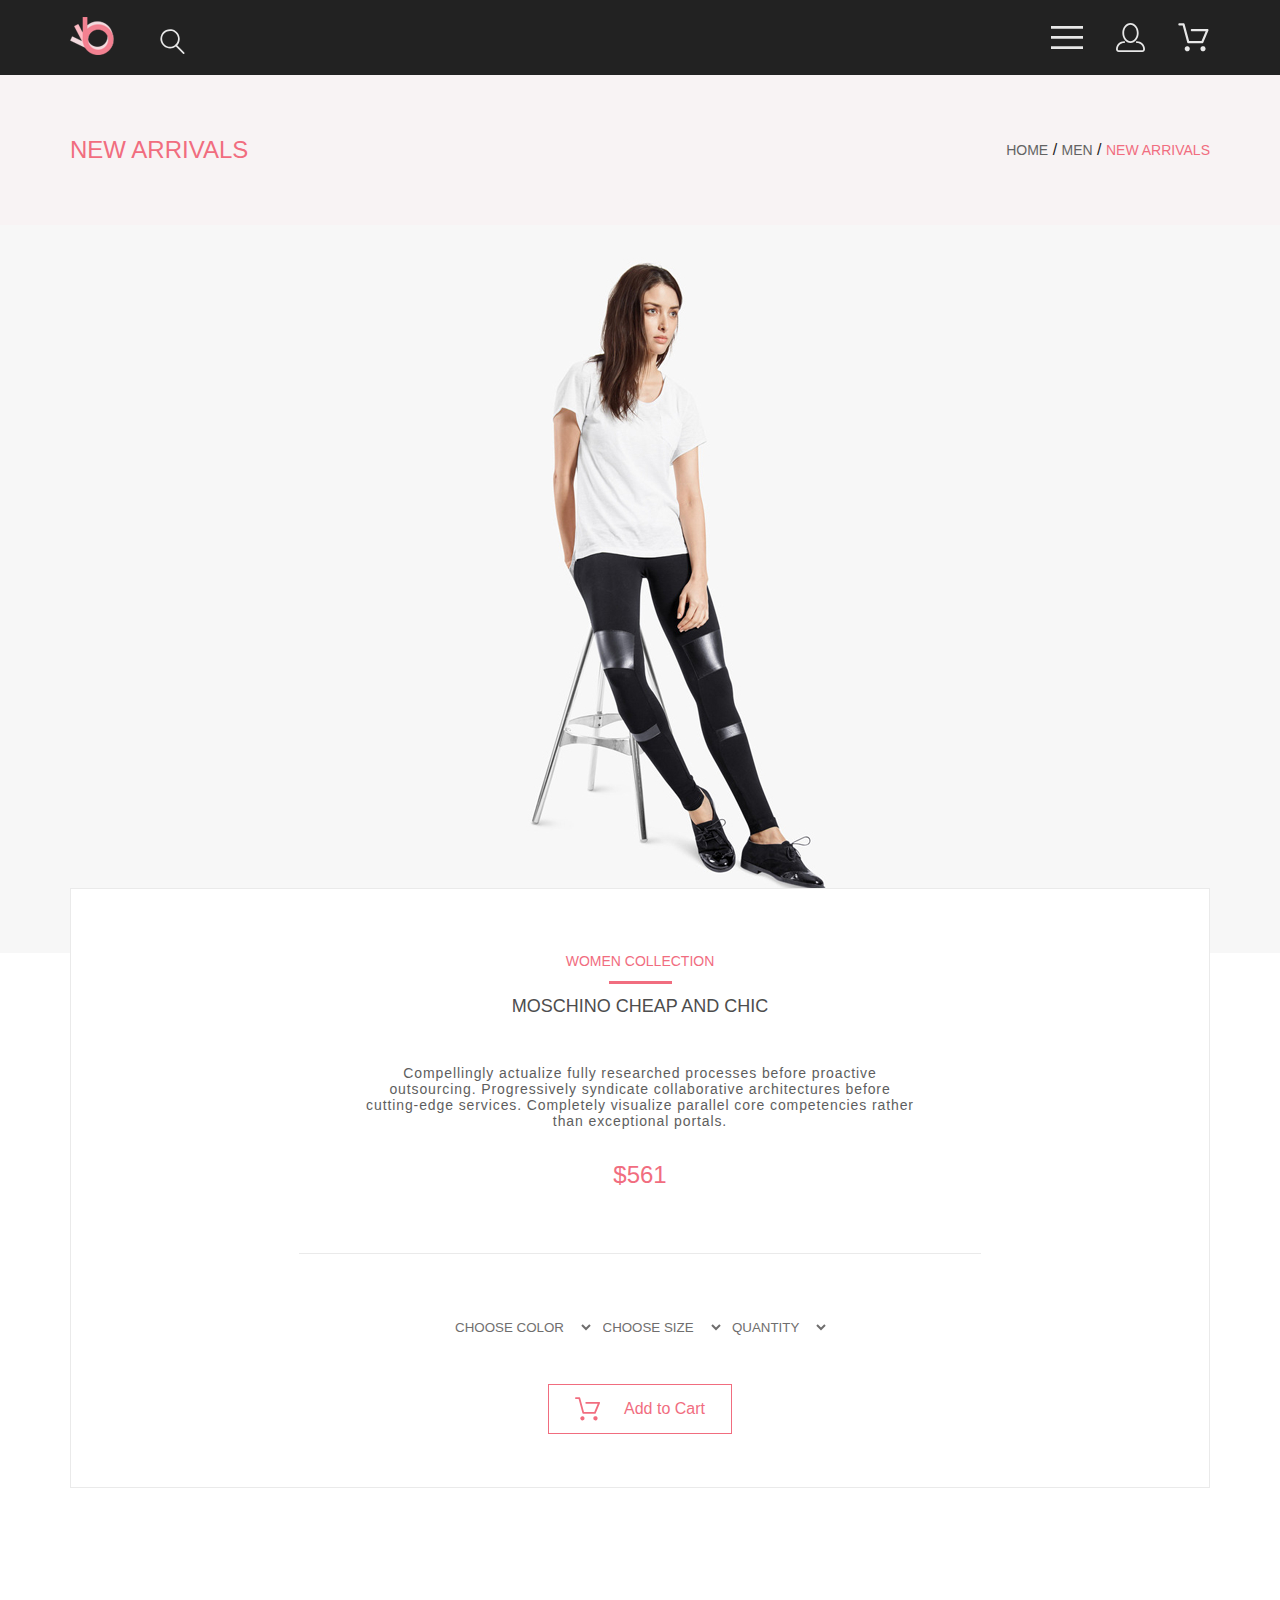
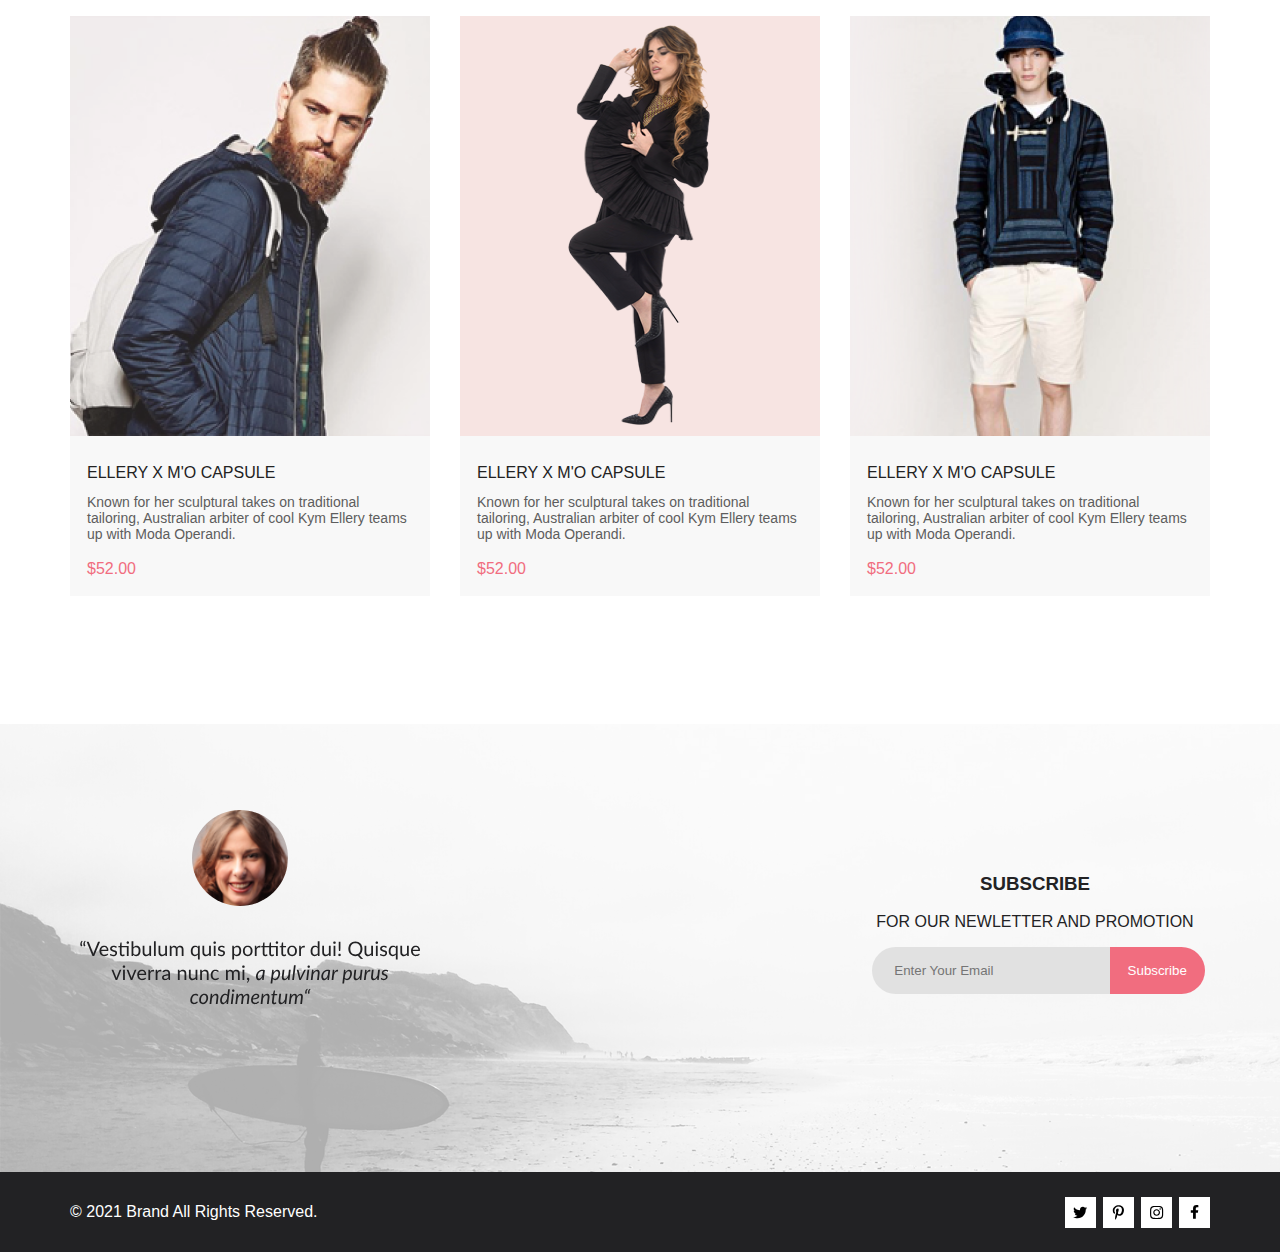
<file: docs/product.html>
<!DOCTYPE html>
<html lang="en">

<head>
    <meta charset="UTF-8">
    <meta http-equiv="X-UA-Compatible" content="IE=edge">
    <meta name="viewport" content="width=device-width, initial-scale=1.0">
    <title>Product</title>
    <link rel="stylesheet" href="assets/style/style.css">

    <!-- favicon >>> -->
    <link rel="apple-touch-icon" sizes="180x180" href="assets/images/logo.svg">
    <link rel="icon" type="image/png" sizes="32x32" href="assets/images/logo.svg">
    <link rel="icon" type="image/png" sizes="16x16" href="assets/images/logo.svg">
    <link rel="manifest" href="assets/images/logo.svg">
    <link rel="mask-icon" href="assets/images/logo.svg" color="#f16d7f">
    <meta name="msapplication-TileColor" content="#da532c">
    <meta name="theme-color" content="#ffffff">
    <!-- <<< favicon -->
</head>

<body>
    <svg style="display: none;">
        <symbol id="cart" viewBox="0 0 27 25">
            <g>
                <path
                    d="M5.49847 22.185C5.50635 21.752 5.64091 21.3309 5.88519 20.9748C6.12947 20.6186 6.47261 20.3431 6.87158 20.1828C7.27055 20.0226 7.7076 19.9848 8.12781 20.0741C8.54802 20.1635 8.93269 20.376 9.23358 20.685C9.53447 20.994 9.73817 21.3857 9.81909 21.811C9.90002 22.2363 9.85453 22.6763 9.68842 23.0756C9.52231 23.475 9.24296 23.8161 8.88538 24.0559C8.52779 24.2957 8.10791 24.4237 7.67847 24.4237C7.38955 24.4211 7.10399 24.3611 6.83807 24.2472C6.57216 24.1333 6.3311 23.9676 6.12866 23.7597C5.92623 23.5518 5.76639 23.3057 5.65826 23.0355C5.55013 22.7653 5.49584 22.4763 5.49847 22.185ZM21.3045 24.4237C20.8711 24.4303 20.4453 24.3087 20.0797 24.074C19.7141 23.8393 19.4247 23.5017 19.2471 23.103C19.0696 22.7042 19.0117 22.2618 19.0806 21.8303C19.1496 21.3988 19.3423 20.9971 19.6351 20.6748C19.9278 20.3524 20.3077 20.1236 20.728 20.0165C21.1482 19.9095 21.5903 19.929 21.9997 20.0724C22.4091 20.2159 22.7679 20.4771 23.0317 20.8238C23.2956 21.1706 23.453 21.5877 23.4845 22.0236C23.5269 22.6155 23.3369 23.2004 22.9555 23.6523C22.7706 23.8745 22.5436 24.0574 22.2877 24.1901C22.0319 24.3227 21.7524 24.4025 21.4655 24.4247L21.3045 24.4237ZM8.59351 17.4855C8.38116 17.4851 8.17488 17.414 8.00671 17.2833C7.83855 17.1525 7.71792 16.9694 7.66351 16.7624L3.73651 2.19527H0.978516C0.719001 2.19527 0.470064 2.09128 0.28656 1.90622C0.103056 1.72116 0 1.47018 0 1.20847C0 0.946764 0.103056 0.695782 0.28656 0.510726C0.470064 0.325669 0.719001 0.22168 0.978516 0.22168H4.45752C4.66982 0.222254 4.876 0.293463 5.04413 0.424184C5.21226 0.554905 5.33295 0.737883 5.38751 0.944787L9.31451 15.5119H20.0185L23.5765 7.12665H11.7185C11.459 7.12665 11.2101 7.02266 11.0266 6.83761C10.8431 6.65255 10.74 6.40157 10.74 6.13986C10.74 5.87815 10.8431 5.62717 11.0266 5.44211C11.2101 5.25705 11.459 5.15306 11.7185 5.15306H25.0535C25.2131 5.15352 25.3701 5.19451 25.5099 5.27223C25.6497 5.34995 25.7679 5.46195 25.8535 5.59784C25.9413 5.73569 25.9945 5.89303 26.0084 6.05627C26.0224 6.21951 25.9966 6.38368 25.9335 6.53465L21.5425 16.8935C21.469 17.0684 21.3462 17.2177 21.1895 17.3229C21.0327 17.4281 20.8488 17.4846 20.6605 17.4855H8.59351Z"
                    fill="#ffffff" />
            </g>
        </symbol>
        <symbol id="twitter" viewBox="0 0 17 16">
            <g>
                <path
                    d="M14.4181 4.74107C14.4281 4.88319 14.4281 5.02535 14.4281 5.16747C14.4281 9.50247 11.1509 14.4974 5.16096 14.4974C3.31558 14.4974 1.60132 13.9593 0.159302 13.0253C0.421495 13.0558 0.673569 13.0659 0.94585 13.0659C2.46851 13.0659 3.8702 12.5482 4.98953 11.6649C3.5576 11.6345 2.3576 10.6903 1.94415 9.39081C2.14585 9.42125 2.34751 9.44156 2.5593 9.44156C2.85172 9.44156 3.14418 9.40094 3.41643 9.32991C1.92401 9.02531 0.80465 7.70553 0.80465 6.11163V6.07103C1.23825 6.31469 1.74249 6.46697 2.2769 6.48725C1.39959 5.89841 0.824826 4.89335 0.824826 3.75628C0.824826 3.14716 0.98614 2.58878 1.26851 2.10147C2.87187 4.09131 5.28195 5.39078 7.98443 5.53294C7.93403 5.28928 7.90376 5.0355 7.90376 4.78169C7.90376 2.97457 9.35586 1.5025 11.1609 1.5025C12.0987 1.5025 12.9457 1.89844 13.5407 2.53803C14.2768 2.39591 14.9827 2.12178 15.6079 1.74616C15.3659 2.5076 14.8516 3.14719 14.176 3.55325C14.8315 3.48222 15.4668 3.29944 16.0516 3.04566C15.608 3.69538 15.0533 4.27403 14.4181 4.74107Z"
                    fill="black" />
            </g>
        </symbol>

        <symbol id="pinterest" viewBox="0 0 13 16">
            <g>
                <path
                    d="M6.7402 0.203125C3.55552 0.203125 0.408081 2.34063 0.408081 5.8C0.408081 8 1.63726 9.25 2.38221 9.25C2.68951 9.25 2.86643 8.3875 2.86643 8.14375C2.86643 7.85313 2.13079 7.23438 2.13079 6.025C2.13079 3.5125 4.03043 1.73125 6.48878 1.73125C8.60259 1.73125 10.167 2.94062 10.167 5.1625C10.167 6.82187 9.50585 9.93437 7.3641 9.93437C6.59121 9.93437 5.93006 9.37187 5.93006 8.56563C5.93006 7.38438 6.74951 6.24062 6.74951 5.02187C6.74951 2.95312 3.83487 3.32812 3.83487 5.82812C3.83487 6.35313 3.90006 6.93437 4.13286 7.4125C3.70451 9.26875 2.82919 12.0344 2.82919 13.9469C2.82919 14.5375 2.91299 15.1188 2.96886 15.7094C3.0744 15.8281 3.02163 15.8156 3.18304 15.7563C4.74744 13.6 4.69157 13.1781 5.39928 10.3562C5.78107 11.0875 6.76814 11.4812 7.55034 11.4812C10.8468 11.4812 12.3274 8.24688 12.3274 5.33125C12.3274 2.22813 9.66415 0.203125 6.7402 0.203125Z"
                    fill="black" />
            </g>
        </symbol>

        <symbol id="instagram" viewBox="0 0 16 17">
            <g>
                <path
                    d="M8.13677 4.68162C6.02163 4.68162 4.31555 6.38494 4.31555 8.49666C4.31555 10.6084 6.02163 12.3117 8.13677 12.3117C10.2519 12.3117 11.958 10.6084 11.958 8.49666C11.958 6.38494 10.2519 4.68162 8.13677 4.68162ZM8.13677 10.9769C6.76991 10.9769 5.65248 9.86463 5.65248 8.49666C5.65248 7.12869 6.76658 6.01639 8.13677 6.01639C9.50695 6.01639 10.6211 7.12869 10.6211 8.49666C10.6211 9.86463 9.50363 10.9769 8.13677 10.9769ZM13.0056 4.52557C13.0056 5.02029 12.6065 5.41541 12.1143 5.41541C11.6188 5.41541 11.223 5.01697 11.223 4.52557C11.223 4.03416 11.6221 3.63572 12.1143 3.63572C12.6065 3.63572 13.0056 4.03416 13.0056 4.52557ZM15.5364 5.42869C15.4799 4.2367 15.2072 3.18084 14.3325 2.31092C13.4612 1.441 12.4036 1.16873 11.2097 1.10897C9.9792 1.03924 6.29101 1.03924 5.0605 1.10897C3.8699 1.16541 2.81233 1.43768 1.93768 2.3076C1.06302 3.17752 0.793639 4.23338 0.733776 5.42537C0.663937 6.65389 0.663937 10.3361 0.733776 11.5646C0.790313 12.7566 1.06302 13.8125 1.93768 14.6824C2.81233 15.5523 3.86658 15.8246 5.0605 15.8844C6.29101 15.9541 9.9792 15.9541 11.2097 15.8844C12.4036 15.8279 13.4612 15.5556 14.3325 14.6824C15.2039 13.8125 15.4766 12.7566 15.5364 11.5646C15.6063 10.3361 15.6063 6.65721 15.5364 5.42869ZM13.9468 12.8828C13.6874 13.5336 13.1852 14.0349 12.53 14.2972C11.5489 14.6857 9.22094 14.5961 8.13677 14.5961C7.05259 14.5961 4.72128 14.6824 3.74353 14.2972C3.09169 14.0383 2.58951 13.5369 2.32678 12.8828C1.93768 11.9033 2.02747 9.57908 2.02747 8.49666C2.02747 7.41424 1.941 5.0867 2.32678 4.11053C2.58619 3.45975 3.08837 2.95838 3.74353 2.69608C4.72461 2.3076 7.05259 2.39725 8.13677 2.39725C9.22094 2.39725 11.5523 2.31092 12.53 2.69608C13.1818 2.95506 13.684 3.45643 13.9468 4.11053C14.3359 5.09002 14.2461 7.41424 14.2461 8.49666C14.2461 9.57908 14.3359 11.9066 13.9468 12.8828Z"
                    fill="black" />
            </g>
        </symbol>

        <symbol id="facebook" viewBox="0 0 11 16">
            <g>
                <path
                    d="M9.08836 8.28L9.50686 5.61602H6.89022V3.88729C6.89022 3.15847 7.25574 2.44806 8.42765 2.44806H9.61722V0.179975C9.61722 0.179975 8.53772 0 7.50561 0C5.35073 0 3.9422 1.27593 3.9422 3.5857V5.61602H1.54688V8.28H3.9422V14.72H6.89022V8.28H9.08836Z"
                    fill="black" />
            </g>
        </symbol>
        <symbol id="car" viewBox="0 0 46 32">
            <g>
                <path
                    d="M30.2868 27.2429H14.8098C14.6026 28.5509 13.9355 29.742 12.9285 30.6021C11.9215 31.4621 10.6406 31.9346 9.31633 31.9346C7.99203 31.9346 6.71117 31.4621 5.70415 30.6021C4.69713 29.742 4.03003 28.5509 3.82283 27.2429H1.88582C1.391 27.2397 0.91765 27.0404 0.569536 26.6887C0.221422 26.337 0.0269624 25.8618 0.0288259 25.3669V1.87695C0.0266969 1.38195 0.221028 0.906335 0.56917 0.554443C0.917313 0.202551 1.39082 0.00317363 1.88582 0H27.4368C27.9318 0.00317353 28.4051 0.202522 28.7531 0.554443C29.1011 0.906364 29.2952 1.38204 29.2928 1.87695V3.78198H36.4138C36.4942 3.78164 36.5742 3.79208 36.6518 3.81299C38.9518 4.01299 40.1088 5.2129 41.3288 7.2749L44.8878 13.3689C44.9727 13.5136 45.0176 13.6782 45.0178 13.8459V26.304C45.0189 26.5515 44.9216 26.7892 44.7475 26.9651C44.5733 27.141 44.3364 27.2406 44.0888 27.2419H41.2748C41.0676 28.5499 40.4005 29.741 39.3935 30.6011C38.3865 31.4611 37.1056 31.9336 35.7813 31.9336C34.457 31.9336 33.1762 31.4611 32.1691 30.6011C31.1621 29.741 30.495 28.5499 30.2878 27.2419L30.2868 27.2429ZM32.0648 26.304C32.0727 27.0369 32.2973 27.7511 32.7102 28.3567C33.1231 28.9623 33.706 29.4322 34.3854 29.7073C35.0649 29.9824 35.8105 30.0503 36.5284 29.9026C37.2464 29.7548 37.9046 29.398 38.4202 28.877C38.9358 28.3559 39.2857 27.6941 39.426 26.9746C39.5662 26.2551 39.4905 25.5103 39.2083 24.8337C38.9262 24.1572 38.4502 23.5794 37.8403 23.1729C37.2304 22.7663 36.5138 22.5491 35.7808 22.5488C34.7905 22.5552 33.8431 22.9543 33.1464 23.6582C32.4498 24.3621 32.0608 25.3136 32.0648 26.304ZM5.60085 26.304C5.60874 27.0369 5.83327 27.7511 6.2462 28.3567C6.65914 28.9623 7.24201 29.4322 7.92143 29.7073C8.60086 29.9824 9.34648 30.0503 10.0644 29.9026C10.7824 29.7548 11.4406 29.398 11.9562 28.877C12.4718 28.3559 12.8217 27.6941 12.962 26.9746C13.1022 26.2551 13.0265 25.5103 12.7443 24.8337C12.4622 24.1572 11.9862 23.5794 11.3763 23.1729C10.7664 22.7663 10.0498 22.5491 9.31682 22.5488C8.3263 22.5549 7.37866 22.9537 6.68181 23.6577C5.98496 24.3617 5.59585 25.3134 5.59984 26.304H5.60085ZM41.2728 25.366H43.1588V19.7478H40.4228C40.3002 19.7473 40.1789 19.7227 40.0659 19.6753C39.9528 19.6279 39.8502 19.5585 39.7639 19.4714C39.6776 19.3843 39.6094 19.281 39.563 19.1675C39.5167 19.054 39.4932 18.9324 39.4938 18.8098V16.9629C39.4935 16.2423 39.7691 15.5488 40.2638 15.0249H33.8848C33.8076 15.0248 33.7307 15.015 33.6558 14.9958C32.9511 14.933 32.2956 14.6081 31.819 14.0852C31.3423 13.5623 31.0793 12.8794 31.0818 12.1719V7.47192C31.0812 7.34927 31.1047 7.22758 31.151 7.11401C31.1973 7.00044 31.2656 6.89725 31.3519 6.81006C31.4381 6.72286 31.5407 6.6535 31.6538 6.60596C31.7669 6.55841 31.8882 6.53361 32.0108 6.53296H38.4938C38.1495 6.21428 37.7421 5.97123 37.2981 5.81982C36.854 5.66842 36.3831 5.61187 35.9158 5.65381H29.2928V25.3618H30.2868C30.494 24.0538 31.1611 22.8627 32.1682 22.0027C33.1752 21.1426 34.456 20.6702 35.7803 20.6702C37.1046 20.6702 38.3855 21.1426 39.3925 22.0027C40.3995 22.8627 41.0666 24.0538 41.2738 25.3618L41.2728 25.366ZM14.8088 25.366H27.4358V1.87598H1.88582V25.366H3.82283C4.03003 24.058 4.69713 22.8666 5.70415 22.0066C6.71117 21.1465 7.99203 20.6741 9.31633 20.6741C10.6406 20.6741 11.9215 21.1465 12.9285 22.0066C13.9355 22.8666 14.6026 24.058 14.8098 25.366H14.8088ZM41.3508 16.9658V17.875H43.1588V16.0278H42.2798C42.033 16.0294 41.7968 16.1288 41.6229 16.304C41.449 16.4792 41.3516 16.716 41.3518 16.9629L41.3508 16.9658ZM32.9378 12.1738C32.9368 12.4263 33.0359 12.6691 33.2134 12.8486C33.3909 13.0282 33.6324 13.13 33.8848 13.1318C33.9487 13.1316 34.0124 13.1384 34.0748 13.1519H42.5998L39.8339 8.41602H32.9338L32.9378 12.1738ZM33.0308 26.3059C33.0279 25.5734 33.3157 24.8695 33.8311 24.3489C34.3464 23.8283 35.0473 23.5333 35.7798 23.5288C36.0286 23.5288 36.2672 23.6278 36.4431 23.8037C36.619 23.9796 36.7178 24.218 36.7178 24.4668C36.7178 24.7156 36.619 24.9542 36.4431 25.1301C36.2672 25.306 36.0286 25.4048 35.7798 25.4048C35.6015 25.4032 35.4267 25.4548 35.2777 25.5527C35.1286 25.6507 35.012 25.7905 34.9427 25.9548C34.8733 26.1191 34.8544 26.3005 34.8882 26.4756C34.922 26.6507 35.0071 26.8118 35.1326 26.9385C35.2582 27.0651 35.4185 27.1516 35.5933 27.187C35.7681 27.2224 35.9494 27.2051 36.1144 27.1372C36.2793 27.0693 36.4203 26.9538 36.5196 26.8057C36.6188 26.6575 36.6718 26.4833 36.6718 26.3049C36.6718 26.0587 36.7696 25.8226 36.9438 25.6484C37.1179 25.4743 37.3541 25.3765 37.6003 25.3765C37.8466 25.3765 38.0828 25.4743 38.2569 25.6484C38.431 25.8226 38.5288 26.0587 38.5288 26.3049C38.5288 27.0343 38.2391 27.7338 37.7234 28.2495C37.2077 28.7652 36.5082 29.0549 35.7788 29.0549C35.0495 29.0549 34.35 28.7652 33.8343 28.2495C33.3186 27.7338 33.0288 27.0343 33.0288 26.3049L33.0308 26.3059ZM6.56682 26.3059C6.56389 25.5734 6.85171 24.8695 7.36708 24.3489C7.88245 23.8283 8.58329 23.5333 9.31584 23.5288C9.56462 23.5288 9.8032 23.6278 9.97911 23.8037C10.155 23.9796 10.2538 24.218 10.2538 24.4668C10.2538 24.7156 10.155 24.9542 9.97911 25.1301C9.8032 25.306 9.56462 25.4048 9.31584 25.4048C9.13751 25.4032 8.9627 25.4548 8.81365 25.5527C8.66459 25.6507 8.548 25.7905 8.47865 25.9548C8.40931 26.1191 8.39033 26.3005 8.42415 26.4756C8.45797 26.6507 8.54305 26.8118 8.6686 26.9385C8.79414 27.0651 8.95449 27.1516 9.12929 27.187C9.30409 27.2224 9.48546 27.2051 9.65038 27.1372C9.8153 27.0693 9.95634 26.9538 10.0556 26.8057C10.1548 26.6575 10.2078 26.4833 10.2078 26.3049C10.2078 26.0587 10.3057 25.8226 10.4798 25.6484C10.6539 25.4743 10.8901 25.3765 11.1363 25.3765C11.3826 25.3765 11.6188 25.4743 11.7929 25.6484C11.967 25.8226 12.0648 26.0587 12.0648 26.3049C12.0648 27.0343 11.7751 27.7338 11.2594 28.2495C10.7437 28.7652 10.0442 29.0549 9.31484 29.0549C8.58549 29.0549 7.88601 28.7652 7.37029 28.2495C6.85456 27.7338 6.56484 27.0343 6.56484 26.3049L6.56682 26.3059ZM4.70885 5.65991C4.46008 5.65991 4.22149 5.56116 4.04558 5.38525C3.86967 5.20934 3.77083 4.9707 3.77083 4.72192C3.77083 4.47315 3.86967 4.2345 4.04558 4.05859C4.22149 3.88268 4.46008 3.78394 4.70885 3.78394H24.6088C24.8576 3.78394 25.0962 3.88268 25.2721 4.05859C25.448 4.2345 25.5468 4.47315 25.5468 4.72192C25.5468 4.9707 25.448 5.20934 25.2721 5.38525C25.0962 5.56116 24.8576 5.65991 24.6088 5.65991H4.70885Z"
                    fill="#F16D7F" />
            </g>
        </symbol>
        <symbol id="percent" viewBox="0 0 40 40">
            <g>
                <path
                    d="M19.994 37.0239L16.523 39.9238L14.235 36.0039L9.995 37.5159L9.17297 33.0359L4.67999 32.991L5.41199 28.491L1.20398 26.8909L3.414 22.925L0 19.96L3.41199 16.9929L1.20203 13.0278L5.41101 11.428L4.67798 6.93286L9.172 6.88892L9.99402 2.40894L14.234 3.91992L16.522 0L19.993 2.8999L23.464 0L25.753 3.9209L29.993 2.40894L30.814 6.88989L35.308 6.93481L34.576 11.4299L38.784 13.03L36.574 16.9958L39.986 19.9609L36.574 22.928L38.783 26.894L34.574 28.4939L35.307 32.988L30.812 33.033L29.991 37.5139L25.753 36.0029L23.464 39.9229L19.994 37.0239ZM21.2 35.541L22.961 37.012L24.122 35.022L24.914 33.666L26.382 34.189L28.533 34.957L28.95 32.6838L29.235 31.1289L30.796 31.113L33.078 31.092L32.706 28.8098L32.452 27.25L33.911 26.696L36.045 25.8828L34.925 23.873L34.159 22.498L35.342 21.4709L37.076 19.9609L35.343 18.4609L34.16 17.4319L34.926 16.0559L36.047 14.0449L33.913 13.2339L32.454 12.6809L32.709 11.1208L33.081 8.83984L30.799 8.81689L29.239 8.80103L28.954 7.24683L28.538 4.97388L26.386 5.74097L24.918 6.26392L24.125 4.90698L22.963 2.91699L21.201 4.38794L19.996 5.39282L18.791 4.38794L17.03 2.91699L15.869 4.90601L15.077 6.26294L13.608 5.73999L11.458 4.97192L11.04 7.24585L10.755 8.80005L9.19501 8.81592L6.914 8.83789L7.28601 11.1199L7.53998 12.678L6.08099 13.2329L3.94598 14.0439L5.06702 16.0549L5.83301 17.4299L4.65002 18.459L2.91602 19.967L4.64899 21.4739L5.83197 22.5029L5.06598 23.8779L3.94501 25.8879L6.078 26.698L7.53802 27.2529L7.28302 28.812L6.91199 31.0959L9.19299 31.1189L10.753 31.135L11.038 32.6899L11.455 34.9619L13.607 34.1948L15.076 33.6719L15.868 35.0288L17.03 37.019L18.791 35.5479L19.996 34.543L21.2 35.541ZM21.318 23.02C21.318 20.093 22.883 18.4648 24.777 18.4648C26.783 18.4648 28.077 20.0279 28.077 22.7949C28.077 25.8539 26.492 27.3718 24.662 27.3718C22.883 27.3718 21.338 25.922 21.318 23.02ZM22.839 22.9319C22.816 24.7829 23.521 26.1899 24.711 26.1899C25.988 26.1899 26.561 24.8049 26.561 22.8899C26.561 21.1249 26.054 19.6528 24.711 19.6528C23.5 19.6488 22.839 21.1029 22.839 22.9309V22.9319ZM15.194 27.332L23.609 12.613H24.842L16.427 27.332H15.194ZM11.979 16.99C11.979 14.09 13.542 12.458 15.437 12.458C17.437 12.458 18.763 14.022 18.763 16.79C18.763 19.848 17.177 21.365 15.327 21.365C13.544 21.365 12 19.915 11.979 16.991V16.99ZM13.521 16.9238C13.477 18.7748 14.162 20.1809 15.371 20.1829C16.648 20.1829 17.221 18.7988 17.221 16.8828C17.221 15.1168 16.714 13.645 15.371 13.645C14.162 13.642 13.521 15.092 13.521 16.925V16.9238Z"
                    fill="#F16D7F" />
            </g>
        </symbol>
        <symbol id="crown" viewBox="0 0 48 35">
            <g>
                <path
                    d="M42.393 8.53564C41.1766 8.52335 40.0049 8.99349 39.1342 9.84302C38.2635 10.6925 37.7647 11.8522 37.747 13.0686C37.7501 13.7086 37.8911 14.3405 38.1603 14.9211C38.4295 15.5018 38.8206 16.0176 39.3071 16.4336L33.4471 18.4888L25.1081 8.80566C26.0034 8.50693 26.7831 7.93646 27.3388 7.17358C27.8945 6.41071 28.1983 5.49331 28.2081 4.54956C28.1828 3.33432 27.6824 2.17743 26.814 1.3269C25.9457 0.476377 24.7785 0 23.563 0C22.3475 0 21.1804 0.476377 20.3121 1.3269C19.4437 2.17743 18.9432 3.33432 18.918 4.54956C18.9277 5.48395 19.2253 6.39274 19.7702 7.15186C20.3151 7.91097 21.0809 8.48368 21.9631 8.79175L13.611 18.4917L7.7531 16.4368C8.23917 16.0206 8.62989 15.5045 8.89873 14.9238C9.16757 14.3432 9.30822 13.7116 9.31108 13.0718C9.33412 12.195 9.10852 11.3296 8.66045 10.5757C8.21238 9.82172 7.56009 9.2099 6.77898 8.81104C5.99787 8.41217 5.11986 8.2424 4.24639 8.32153C3.37291 8.40067 2.53965 8.72555 1.84295 9.2583C1.14624 9.79105 0.614525 10.5101 0.309254 11.3323C0.00398245 12.1545 -0.0623783 13.0462 0.117848 13.9045C0.298073 14.7629 0.717494 15.5526 1.32769 16.1826C1.93788 16.8126 2.71394 17.2571 3.56609 17.4646V29.7556C3.57345 29.8376 3.59015 29.9184 3.61602 29.9966C3.58308 30.1233 3.56636 30.2538 3.56609 30.3848C3.56609 34.7968 21.485 34.9268 23.528 34.9268C25.571 34.9268 43.49 34.7978 43.49 30.3848C43.4893 30.2539 43.4725 30.1234 43.44 29.9966C43.4676 29.9189 43.4845 29.8379 43.49 29.7556V17.4646C44.5889 17.2244 45.5587 16.5828 46.2094 15.6653C46.8601 14.7478 47.1449 13.6204 47.0082 12.5039C46.8715 11.3874 46.323 10.3621 45.4701 9.62866C44.6173 8.89526 43.5214 8.50653 42.397 8.53857L42.393 8.53564ZM21.174 4.55176C21.1625 4.07755 21.2926 3.61062 21.5477 3.21069C21.8027 2.81076 22.1712 2.49591 22.606 2.3064C23.0408 2.11688 23.5223 2.06132 23.9889 2.14673C24.4555 2.23214 24.8861 2.45463 25.2256 2.78589C25.5652 3.11715 25.7982 3.542 25.8951 4.00635C25.9919 4.4707 25.9482 4.95345 25.7695 5.39282C25.5907 5.8322 25.2851 6.20831 24.8915 6.47314C24.498 6.73798 24.0345 6.8795 23.5601 6.87964C22.9354 6.88605 22.3335 6.64481 21.8863 6.2085C21.4391 5.77218 21.183 5.17647 21.174 4.55176ZM13.584 20.8276C13.801 20.9026 14.0353 20.9113 14.2573 20.8525C14.4792 20.7938 14.6786 20.6701 14.83 20.4976L23.5301 10.3977L32.23 20.4976C32.3812 20.6702 32.5804 20.7938 32.8022 20.8528C33.0239 20.9117 33.2581 20.9033 33.475 20.8286L41.2331 18.1038V28.0408C36.3481 25.9188 25.124 25.8406 23.533 25.8406C21.942 25.8406 10.7141 25.9198 5.83306 28.0408V18.1038L13.584 20.8276ZM23.527 32.7166C14.827 32.7166 9.27802 31.7057 6.97002 30.8547C6.61895 30.7373 6.28322 30.578 5.97002 30.3806C6.69202 29.8596 9.03109 29.1487 12.9361 28.6487C19.9715 27.844 27.0756 27.844 34.111 28.6487C38.011 29.1487 40.3561 29.8596 41.0761 30.3806C40.7654 30.5794 40.4312 30.7388 40.0811 30.8547C37.7791 31.7037 32.235 32.7166 23.527 32.7166ZM2.28008 13.0686C2.26895 12.5945 2.39939 12.1279 2.65471 11.7283C2.91003 11.3286 3.27866 11.0139 3.71355 10.8247C4.14844 10.6355 4.62977 10.5801 5.09624 10.6658C5.56271 10.7514 5.99313 10.9743 6.33245 11.3057C6.67176 11.637 6.90458 12.0618 7.00127 12.5261C7.09797 12.9904 7.05412 13.4731 6.87529 13.9124C6.69647 14.3516 6.39074 14.7277 5.99724 14.9924C5.60374 15.2572 5.14033 15.3986 4.66607 15.3987C4.04091 15.4054 3.43856 15.1638 2.99126 14.7271C2.54396 14.2903 2.28825 13.6937 2.28008 13.0686ZM42.393 15.3987C41.935 15.3875 41.4906 15.2414 41.1152 14.9788C40.7398 14.7162 40.4501 14.3487 40.2825 13.9224C40.1149 13.496 40.0768 13.0297 40.1729 12.5818C40.269 12.1339 40.4952 11.7241 40.8229 11.4041C41.1507 11.084 41.5656 10.8677 42.0157 10.7822C42.4658 10.6968 42.931 10.7459 43.3533 10.9236C43.7756 11.1013 44.1361 11.3997 44.3897 11.7812C44.6433 12.1628 44.7788 12.6105 44.7791 13.0686C44.7704 13.6935 44.5144 14.2895 44.0672 14.7261C43.62 15.1626 43.0179 15.4041 42.393 15.3977V15.3987Z"
                    fill="#F16D7F" />

            </g>
        </symbol>
        <symbol id="account" viewBox="0 0 29 29">
            <g>
                <path
                    d="M14.5 19.937C19 19.937 22.656 15.464 22.656 9.968C22.656 4.472 19 0 14.5 0C13.3631 0.0217413 12.2463 0.303398 11.2351 0.823397C10.2239 1.34339 9.34507 2.08794 8.66602 3C7.12663 4.99573 6.30819 7.45381 6.34399 9.974C6.34399 15.465 10 19.937 14.5 19.937ZM14.5 1.813C18 1.813 20.844 5.472 20.844 9.969C20.844 14.466 17.998 18.125 14.5 18.125C11.002 18.125 8.15603 14.465 8.15503 9.969C8.15403 5.473 11 1.813 14.5 1.813ZM20.844 18.125C20.6036 18.125 20.373 18.2205 20.203 18.3905C20.033 18.5605 19.9375 18.7911 19.9375 19.0315C19.9375 19.2719 20.033 19.5025 20.203 19.6725C20.373 19.8425 20.6036 19.938 20.844 19.938C22.526 19.9399 24.1386 20.6088 25.3279 21.7982C26.5172 22.9875 27.1861 24.6 27.188 26.282C27.1875 26.5221 27.0918 26.7523 26.922 26.9221C26.7522 27.0918 26.5221 27.1875 26.282 27.188H2.71997C2.47985 27.1875 2.24975 27.0918 2.07996 26.9221C1.91016 26.7523 1.81449 26.5221 1.81396 26.282C1.81608 24.6001 2.48517 22.9877 3.67444 21.7985C4.86371 20.6092 6.47608 19.9401 8.15796 19.938C8.39824 19.938 8.62868 19.8425 8.79858 19.6726C8.96849 19.5027 9.06396 19.2723 9.06396 19.032C9.06396 18.7917 8.96849 18.5613 8.79858 18.3914C8.62868 18.2215 8.39824 18.126 8.15796 18.126C5.99541 18.1279 3.92201 18.9875 2.39258 20.5164C0.863144 22.0453 0.00264777 24.1185 0 26.281C0.000794067 27.0019 0.287502 27.693 0.797241 28.2027C1.30698 28.7125 1.99811 28.9992 2.71899 29H26.282C27.0027 28.9989 27.6936 28.7121 28.2031 28.2024C28.7126 27.6927 28.9992 27.0017 29 26.281C28.9974 24.1187 28.1372 22.0457 26.6083 20.5168C25.0793 18.9878 23.0063 18.1276 20.844 18.125Z"
                    fill="#E8E8E8" />

            </g>
        </symbol>
        <symbol id="burger_menu" viewBox="0 0 32 23">
            <g>
                <path d="M0 23V20.31H32V23H0ZM0 12.76V10.07H32V12.76H0ZM0 2.69V0H32V2.69H0Z" fill="#E8E8E8" />

            </g>
        </symbol>
        <symbol id="search" viewBox="0 0 27 28">
            <g>
                <path
                    d="M19.0589 17.6251C20.6705 15.865 21.6275 13.6039 21.769 11.2216C21.9106 8.83932 21.2281 6.48088 19.8362 4.54232C18.4443 2.60377 16.4278 1.20318 14.1252 0.575765C11.8227 -0.0516554 9.37437 0.132305 7.19143 1.09675C5.0085 2.0612 3.22389 3.74739 2.1373 5.87217C1.05071 7.99695 0.728322 10.4309 1.22426 12.7653C1.72021 15.0997 3.00428 17.1923 4.86085 18.6919C6.71741 20.1914 9.0334 21.0064 11.4199 21.0001C13.6723 21.0031 15.8638 20.2691 17.6599 18.9101L25.4079 26.7171C25.4934 26.8061 25.5958 26.8772 25.7091 26.9261C25.8225 26.9751 25.9444 27.0009 26.0679 27.0021C26.1916 27.0024 26.314 26.9773 26.4276 26.9283C26.5411 26.8793 26.6434 26.8074 26.7279 26.7171C26.9018 26.5362 26.999 26.295 26.999 26.0441C26.999 25.7931 26.9018 25.5519 26.7279 25.371L19.0589 17.6251ZM2.88589 10.5001C2.89873 8.81477 3.41021 7.17101 4.35586 5.776C5.30151 4.38098 6.63899 3.29715 8.1997 2.66114C9.76042 2.02513 11.4745 1.86542 13.1258 2.20213C14.7772 2.53884 16.2919 3.3569 17.479 4.55319C18.6661 5.74948 19.4725 7.27044 19.7965 8.92433C20.1204 10.5782 19.9475 12.291 19.2995 13.8468C18.6515 15.4026 17.5574 16.7316 16.1551 17.6665C14.7529 18.6014 13.1052 19.1002 11.4199 19.1C9.14843 19.0892 6.97409 18.1775 5.3741 16.5652C3.77412 14.9528 2.87924 12.7715 2.88589 10.5001Z"
                    fill="#E8E8E8" />

            </g>
        </symbol>
        <symbol id="cart" viewBox="0 0 27 25">
            <g>
                <path
                    d="M5.49847 22.185C5.50635 21.752 5.64091 21.3309 5.88519 20.9748C6.12947 20.6186 6.47261 20.3431 6.87158 20.1828C7.27055 20.0226 7.7076 19.9848 8.12781 20.0741C8.54802 20.1635 8.93269 20.376 9.23358 20.685C9.53447 20.994 9.73817 21.3857 9.81909 21.811C9.90002 22.2363 9.85453 22.6763 9.68842 23.0756C9.52231 23.475 9.24296 23.8161 8.88538 24.0559C8.52779 24.2957 8.10791 24.4237 7.67847 24.4237C7.38955 24.4211 7.10399 24.3611 6.83807 24.2472C6.57216 24.1333 6.3311 23.9676 6.12866 23.7597C5.92623 23.5518 5.76639 23.3057 5.65826 23.0355C5.55013 22.7653 5.49584 22.4763 5.49847 22.185ZM21.3045 24.4237C20.8711 24.4303 20.4453 24.3087 20.0797 24.074C19.7141 23.8393 19.4247 23.5017 19.2471 23.103C19.0696 22.7042 19.0117 22.2618 19.0806 21.8303C19.1496 21.3988 19.3423 20.9971 19.6351 20.6748C19.9278 20.3524 20.3077 20.1236 20.728 20.0165C21.1482 19.9095 21.5903 19.929 21.9997 20.0724C22.4091 20.2159 22.7679 20.4771 23.0317 20.8238C23.2956 21.1706 23.453 21.5877 23.4845 22.0236C23.5269 22.6155 23.3369 23.2004 22.9555 23.6523C22.7706 23.8745 22.5436 24.0574 22.2877 24.1901C22.0319 24.3227 21.7524 24.4025 21.4655 24.4247L21.3045 24.4237ZM8.59351 17.4855C8.38116 17.4851 8.17488 17.414 8.00671 17.2833C7.83855 17.1525 7.71792 16.9694 7.66351 16.7624L3.73651 2.19527H0.978516C0.719001 2.19527 0.470064 2.09128 0.28656 1.90622C0.103056 1.72116 0 1.47018 0 1.20847C0 0.946764 0.103056 0.695782 0.28656 0.510726C0.470064 0.325669 0.719001 0.22168 0.978516 0.22168H4.45752C4.66982 0.222254 4.876 0.293463 5.04413 0.424184C5.21226 0.554905 5.33295 0.737883 5.38751 0.944787L9.31451 15.5119H20.0185L23.5765 7.12665H11.7185C11.459 7.12665 11.2101 7.02266 11.0266 6.83761C10.8431 6.65255 10.74 6.40157 10.74 6.13986C10.74 5.87815 10.8431 5.62717 11.0266 5.44211C11.2101 5.25705 11.459 5.15306 11.7185 5.15306H25.0535C25.2131 5.15352 25.3701 5.19451 25.5099 5.27223C25.6497 5.34995 25.7679 5.46195 25.8535 5.59784C25.9413 5.73569 25.9945 5.89303 26.0084 6.05627C26.0224 6.21951 25.9966 6.38368 25.9335 6.53465L21.5425 16.8935C21.469 17.0684 21.3462 17.2177 21.1895 17.3229C21.0327 17.4281 20.8488 17.4846 20.6605 17.4855H8.59351Z"
                    fill="#ffffff" />
            </g>
        </symbol>
    </svg>
    <header class="header center">

        <div class="header__left">
            <a class="header__logo" href="index.html">
                <img src="assets/images/logo.svg" alt="logo">
            </a>

            <a class="header__search" href="#">
                <svg>
                    <use xlink:href="#search"></use>
                </svg>
            </a>
        </div>
        <div class="header__right">
            <a class="header__icons" href="#">
                <svg class="header__icons-burger_menu">
                    <use xlink:href="#burger_menu"></use>
                </svg>
            </a>
            <a class="header__icons header__icons-account" href="registration.html">
                <svg class="header__icons-account">
                    <use xlink:href="#account"></use>
                </svg>
            </a>
            <a class="header__icons header__icons-cart" href="cart.html">
                <svg class="header__icons-cart">
                    <use xlink:href="#cart"></use>
                </svg>
            </a>

        </div>


    </header>
    <main class="main main_content">
        <div class="page__title new_arrivals center">
            <div class="page__title_content ">
                new arrivals
            </div>
            <nav class="product__nav product__nav-margintop">
                <a href="index.html">HOME</a> / <a href="#">MEN</a> / <span>NEW ARRIVALS</span>
            </nav>
        </div>

        <div class="product__slider">
            <div class="slider_photo ">
                <img src="assets/images/product_img.jpg" alt="product">
            </div>
        </div>
        <div class="product__wrapper container">
            <div class="product__info ">

                <div class="product__info_title">
                    women collection
                </div>
                <div class="product__line-red"></div>
                <div class="product__subtitle">
                    moschino cheap and chic
                </div>
                <div class="product__text">
                    Compellingly actualize fully researched processes before proactive outsourcing. Progressively
                    syndicate collaborative architectures before cutting-edge services. Completely visualize parallel
                    core competencies rather than exceptional portals.
                </div>
                <div class="roduct__price">
                    $561
                </div>
                <div class="product__line"></div>
                <div class="product__choose_parameters">
                    <select class="choose__color select__choose" name="parametesrs">
                        <option disabled selected hidden>CHOOSE COLOR&emsp;</option>
                        <option>Red</option>
                        <option>White</option>
                        <option>Black</option>
                    </select>
                    <select class="choose__size select__choose" name="parametesrs_">
                        <option disabled selected hidden>CHOOSE SIZE&emsp;</option>
                        <option>XS</option>
                        <option>S</option>
                        <option>M</option>
                        <option>XL</option>
                    </select>
                    <select class="choose__quantity select__choose" name="parametesrs_">
                        <option disabled selected hidden>QUANTITY&emsp;</option>
                        <option>1</option>
                        <option>2</option>
                        <option>3</option>
                        <option>4</option>
                    </select>
                </div>
                <a class="product__choose_button" href="#">
                    <svg>
                        <use xlink:href="#cart"></use>
                    </svg>
                    Add to Cart
                </a>

            </div>
        </div>

        <div class="cards center">
            <div class="card">
                <div class="card__img">
                    <img src="assets/images/fetured_item--1.png" alt="retured_item--1">
                    <div class="card__img_background">
                        <div class="card__button_wrap">
                            <a class="card__button" href="#">
                                <img src="assets/images/cart.svg" alt="cart">
                                <div class="card__img_text">
                                    Add to cart
                                </div>

                            </a>
                        </div>

                    </div>

                </div>
                <div class="card__text">
                    <div class="card__textTitle">
                        ellery x m'o capsule
                    </div>
                    <div class="card__textContent">
                        Known for her sculptural takes on traditional tailoring, Australian arbiter of cool Kym Ellery
                        teams up with Moda Operandi.
                    </div>
                    <div class="card__textPrice">
                        $52.00
                    </div>
                </div>
            </div>
            <div class="card">
                <div class="card__img">
                    <img src="assets/images/fetured_item--2.png" alt="retured_item--1">
                    <div class="card__img_background">
                        <div class="card__button_wrap">
                            <a class="card__button" href="#">
                                <img src="assets/images/cart.svg" alt="cart">
                                <div class="card__img_text">
                                    Add to cart
                                </div>

                            </a>
                        </div>

                    </div>

                </div>
                <div class="card__text">
                    <div class="card__textTitle">
                        ellery x m'o capsule
                    </div>
                    <div class="card__textContent">
                        Known for her sculptural takes on traditional tailoring, Australian arbiter of cool Kym Ellery
                        teams up with Moda Operandi.
                    </div>
                    <div class="card__textPrice">
                        $52.00
                    </div>
                </div>
            </div>
            <div class="card">
                <div class="card__img">
                    <img src="assets/images/fetured_item--3.png" alt="retured_item--1">
                    <div class="card__img_background">
                        <div class="card__button_wrap">
                            <a class="card__button" href="#">
                                <img src="assets/images/cart.svg" alt="cart">
                                <div class="card__img_text">
                                    Add to cart
                                </div>

                            </a>
                        </div>

                    </div>

                </div>
                <div class="card__text">
                    <div class="card__textTitle">
                        ellery x m'o capsule
                    </div>
                    <div class="card__textContent">
                        Known for her sculptural takes on traditional tailoring, Australian arbiter of cool Kym Ellery
                        teams up with Moda Operandi.
                    </div>
                    <div class="card__textPrice">
                        $52.00
                    </div>
                </div>
            </div>
        </div>
    </main>


    <section class="feedback feedback-margintop128px">

        <div class="container feedback__wrap">
            <div class="feedback__unitsubscribe">
                <img class="footer-img" src="assets/images/subscribe-info.svg" alt="subscribe">
            </div>
            <div class="subscribe">
                <form action="#">
                    <h3 class="subscribe__title">subscribe</h3>
                    <p class="subscribe__subtitle">for our newletter and promotion</p>
                    <input class="subscribe__input" type="email" placeholder="Enter Your Email">
                    <button class="subscribe__button">Subscribe</button>
                </form>
            </div>
        </div>

    </section>

    <footer class="footer center">
        <div class="footer__copyright">
            &copy; 2021 Brand All Rights Reserved.
        </div>
        <div class="footer__social">
            <a href="#">
                <svg>
                    <use xlink:href="#twitter"></use>

                </svg>
            </a>
            <a href="#">
                <svg>
                    <use xlink:href="#pinterest"></use>

                </svg>
            </a>
            <a href="#">
                <svg>
                    <use xlink:href="#instagram"></use>

                </svg>
            </a>
            <a href="#">
                <svg>
                    <use xlink:href="#facebook"></use>

                </svg>
            </a>



        </div>

    </footer>

</body>

</html>
</file>
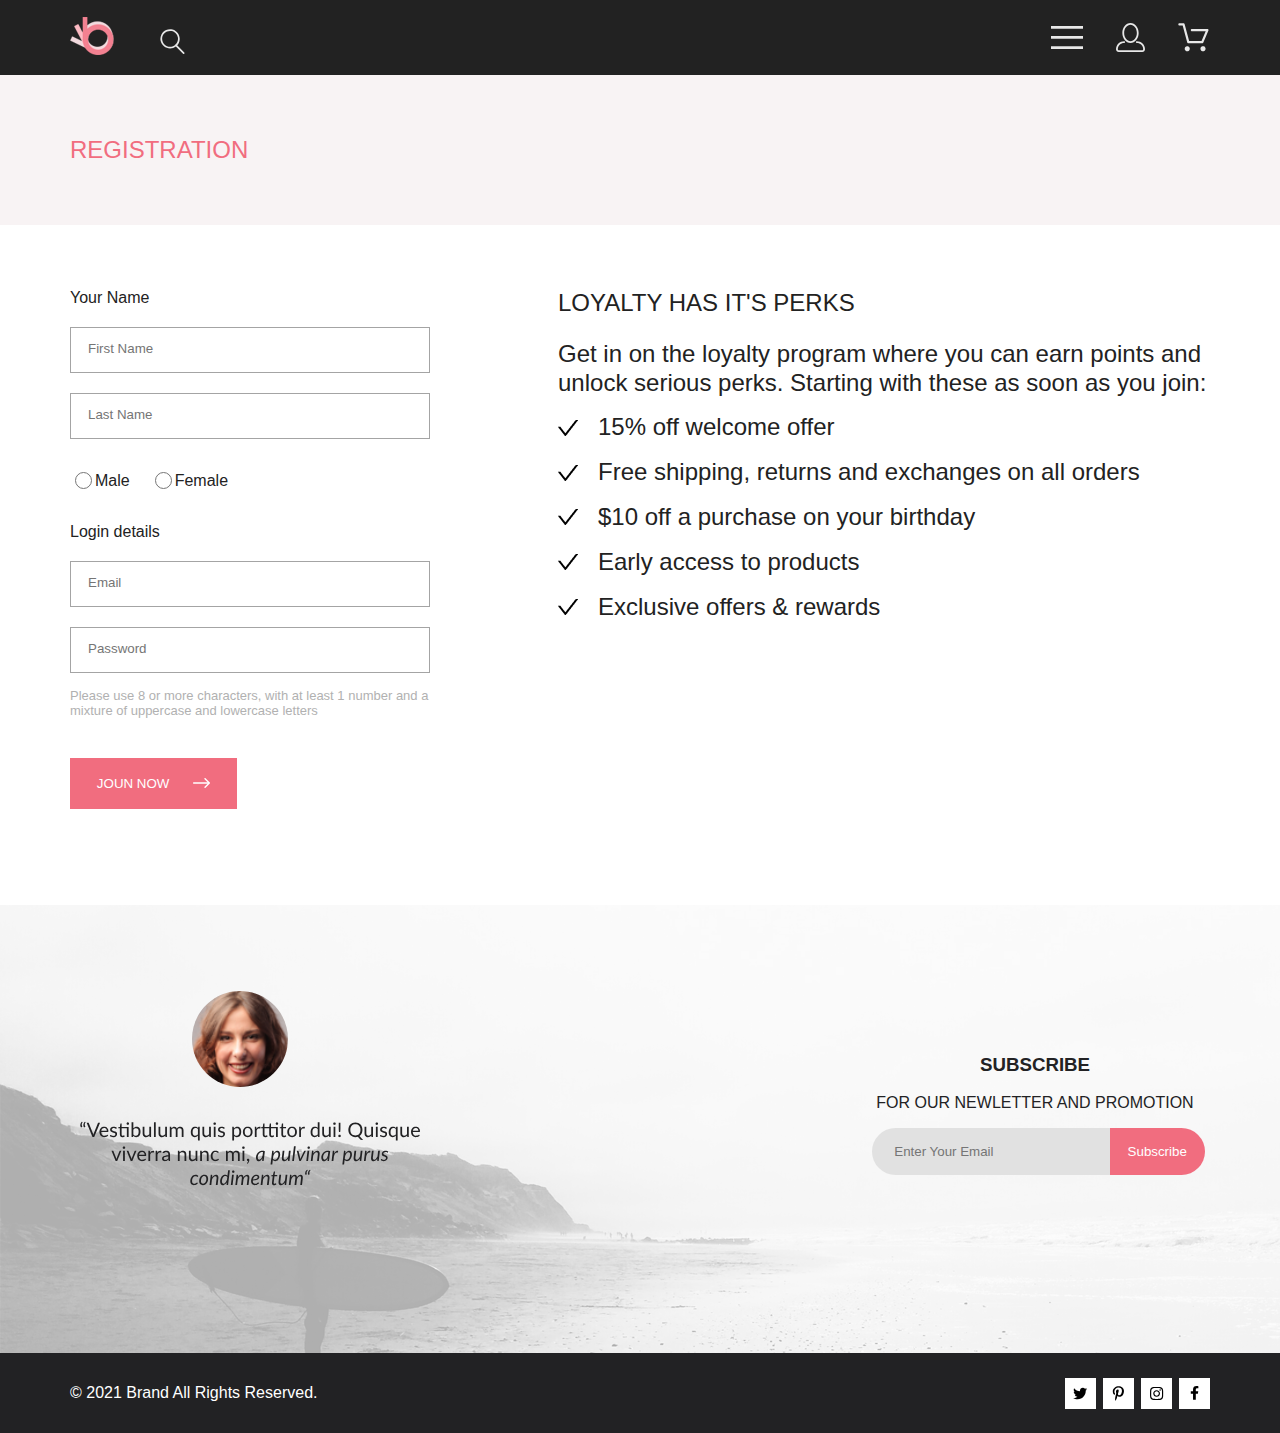
<file: docs/registration.html>
<!DOCTYPE html>
<html lang="en">

<head>
    <meta charset="UTF-8">
    <meta http-equiv="X-UA-Compatible" content="IE=edge">
    <meta name="viewport" content="width=device-width, initial-scale=1.0">
    <title>Registration</title>
    <link rel="stylesheet" href="assets/style/style.css">
    <!-- favicon >>> -->
    <link rel="apple-touch-icon" sizes="180x180" href="assets/images/logo.svg">
    <link rel="icon" type="image/png" sizes="32x32" href="assets/images/logo.svg">
    <link rel="icon" type="image/png" sizes="16x16" href="assets/images/logo.svg">
    <link rel="manifest" href="assets/images/logo.svg">
    <link rel="mask-icon" href="assets/images/logo.svg" color="#f16d7f">
    <meta name="msapplication-TileColor" content="#da532c">
    <meta name="theme-color" content="#ffffff">
    <!-- <<< favicon -->
</head>

<body>
    <svg style="display: none;">
        <symbol id="arrow__right_btn" viewBox="0 0 17 10">
            <g>
                <path fill-rule="evenodd" clip-rule="evenodd"
                    d="M11.54 0.208095C11.6058 0.142131 11.684 0.0897967 11.77 0.0540883C11.8561 0.01838 11.9483 0 12.0415 0C12.1347 0 12.2269 0.01838 12.313 0.0540883C12.399 0.0897967 12.4772 0.142131 12.543 0.208095L16.7929 4.458C16.8589 4.5238 16.9112 4.60196 16.9469 4.68802C16.9826 4.77407 17.001 4.86632 17.001 4.95949C17.001 5.05266 16.9826 5.14491 16.9469 5.23097C16.9112 5.31702 16.8589 5.39518 16.7929 5.46098L12.543 9.71089C12.41 9.84389 12.2296 9.91861 12.0415 9.91861C11.8534 9.91861 11.673 9.84389 11.54 9.71089C11.407 9.57788 11.3323 9.39749 11.3323 9.2094C11.3323 9.0213 11.407 8.84091 11.54 8.70791L15.2898 4.95949L11.54 1.21107C11.474 1.14528 11.4217 1.06711 11.386 0.981059C11.3503 0.895005 11.3319 0.802752 11.3319 0.709584C11.3319 0.616415 11.3503 0.524162 11.386 0.438109C11.4217 0.352055 11.474 0.273891 11.54 0.208095V0.208095Z"
                    fill="white" />
                <path fill-rule="evenodd" clip-rule="evenodd"
                    d="M0 4.95948C0 4.77162 0.0746263 4.59146 0.207462 4.45862C0.340297 4.32579 0.52046 4.25116 0.708318 4.25116H15.583C15.7708 4.25116 15.951 4.32579 16.0838 4.45862C16.2167 4.59146 16.2913 4.77162 16.2913 4.95948C16.2913 5.14734 16.2167 5.3275 16.0838 5.46033C15.951 5.59317 15.7708 5.6678 15.583 5.6678H0.708318C0.52046 5.6678 0.340297 5.59317 0.207462 5.46033C0.0746263 5.3275 0 5.14734 0 4.95948Z"
                    fill="white" />
            </g>
        </symbol>
        <symbol id="twitter" viewBox="0 0 17 16">
            <g>
                <path
                    d="M14.4181 4.74107C14.4281 4.88319 14.4281 5.02535 14.4281 5.16747C14.4281 9.50247 11.1509 14.4974 5.16096 14.4974C3.31558 14.4974 1.60132 13.9593 0.159302 13.0253C0.421495 13.0558 0.673569 13.0659 0.94585 13.0659C2.46851 13.0659 3.8702 12.5482 4.98953 11.6649C3.5576 11.6345 2.3576 10.6903 1.94415 9.39081C2.14585 9.42125 2.34751 9.44156 2.5593 9.44156C2.85172 9.44156 3.14418 9.40094 3.41643 9.32991C1.92401 9.02531 0.80465 7.70553 0.80465 6.11163V6.07103C1.23825 6.31469 1.74249 6.46697 2.2769 6.48725C1.39959 5.89841 0.824826 4.89335 0.824826 3.75628C0.824826 3.14716 0.98614 2.58878 1.26851 2.10147C2.87187 4.09131 5.28195 5.39078 7.98443 5.53294C7.93403 5.28928 7.90376 5.0355 7.90376 4.78169C7.90376 2.97457 9.35586 1.5025 11.1609 1.5025C12.0987 1.5025 12.9457 1.89844 13.5407 2.53803C14.2768 2.39591 14.9827 2.12178 15.6079 1.74616C15.3659 2.5076 14.8516 3.14719 14.176 3.55325C14.8315 3.48222 15.4668 3.29944 16.0516 3.04566C15.608 3.69538 15.0533 4.27403 14.4181 4.74107Z"
                    fill="black" />
            </g>
        </symbol>

        <symbol id="pinterest" viewBox="0 0 13 16">
            <g>
                <path
                    d="M6.7402 0.203125C3.55552 0.203125 0.408081 2.34063 0.408081 5.8C0.408081 8 1.63726 9.25 2.38221 9.25C2.68951 9.25 2.86643 8.3875 2.86643 8.14375C2.86643 7.85313 2.13079 7.23438 2.13079 6.025C2.13079 3.5125 4.03043 1.73125 6.48878 1.73125C8.60259 1.73125 10.167 2.94062 10.167 5.1625C10.167 6.82187 9.50585 9.93437 7.3641 9.93437C6.59121 9.93437 5.93006 9.37187 5.93006 8.56563C5.93006 7.38438 6.74951 6.24062 6.74951 5.02187C6.74951 2.95312 3.83487 3.32812 3.83487 5.82812C3.83487 6.35313 3.90006 6.93437 4.13286 7.4125C3.70451 9.26875 2.82919 12.0344 2.82919 13.9469C2.82919 14.5375 2.91299 15.1188 2.96886 15.7094C3.0744 15.8281 3.02163 15.8156 3.18304 15.7563C4.74744 13.6 4.69157 13.1781 5.39928 10.3562C5.78107 11.0875 6.76814 11.4812 7.55034 11.4812C10.8468 11.4812 12.3274 8.24688 12.3274 5.33125C12.3274 2.22813 9.66415 0.203125 6.7402 0.203125Z"
                    fill="black" />
            </g>
        </symbol>

        <symbol id="instagram" viewBox="0 0 16 17">
            <g>
                <path
                    d="M8.13677 4.68162C6.02163 4.68162 4.31555 6.38494 4.31555 8.49666C4.31555 10.6084 6.02163 12.3117 8.13677 12.3117C10.2519 12.3117 11.958 10.6084 11.958 8.49666C11.958 6.38494 10.2519 4.68162 8.13677 4.68162ZM8.13677 10.9769C6.76991 10.9769 5.65248 9.86463 5.65248 8.49666C5.65248 7.12869 6.76658 6.01639 8.13677 6.01639C9.50695 6.01639 10.6211 7.12869 10.6211 8.49666C10.6211 9.86463 9.50363 10.9769 8.13677 10.9769ZM13.0056 4.52557C13.0056 5.02029 12.6065 5.41541 12.1143 5.41541C11.6188 5.41541 11.223 5.01697 11.223 4.52557C11.223 4.03416 11.6221 3.63572 12.1143 3.63572C12.6065 3.63572 13.0056 4.03416 13.0056 4.52557ZM15.5364 5.42869C15.4799 4.2367 15.2072 3.18084 14.3325 2.31092C13.4612 1.441 12.4036 1.16873 11.2097 1.10897C9.9792 1.03924 6.29101 1.03924 5.0605 1.10897C3.8699 1.16541 2.81233 1.43768 1.93768 2.3076C1.06302 3.17752 0.793639 4.23338 0.733776 5.42537C0.663937 6.65389 0.663937 10.3361 0.733776 11.5646C0.790313 12.7566 1.06302 13.8125 1.93768 14.6824C2.81233 15.5523 3.86658 15.8246 5.0605 15.8844C6.29101 15.9541 9.9792 15.9541 11.2097 15.8844C12.4036 15.8279 13.4612 15.5556 14.3325 14.6824C15.2039 13.8125 15.4766 12.7566 15.5364 11.5646C15.6063 10.3361 15.6063 6.65721 15.5364 5.42869ZM13.9468 12.8828C13.6874 13.5336 13.1852 14.0349 12.53 14.2972C11.5489 14.6857 9.22094 14.5961 8.13677 14.5961C7.05259 14.5961 4.72128 14.6824 3.74353 14.2972C3.09169 14.0383 2.58951 13.5369 2.32678 12.8828C1.93768 11.9033 2.02747 9.57908 2.02747 8.49666C2.02747 7.41424 1.941 5.0867 2.32678 4.11053C2.58619 3.45975 3.08837 2.95838 3.74353 2.69608C4.72461 2.3076 7.05259 2.39725 8.13677 2.39725C9.22094 2.39725 11.5523 2.31092 12.53 2.69608C13.1818 2.95506 13.684 3.45643 13.9468 4.11053C14.3359 5.09002 14.2461 7.41424 14.2461 8.49666C14.2461 9.57908 14.3359 11.9066 13.9468 12.8828Z"
                    fill="black" />
            </g>
        </symbol>

        <symbol id="facebook" viewBox="0 0 11 16">
            <g>
                <path
                    d="M9.08836 8.28L9.50686 5.61602H6.89022V3.88729C6.89022 3.15847 7.25574 2.44806 8.42765 2.44806H9.61722V0.179975C9.61722 0.179975 8.53772 0 7.50561 0C5.35073 0 3.9422 1.27593 3.9422 3.5857V5.61602H1.54688V8.28H3.9422V14.72H6.89022V8.28H9.08836Z"
                    fill="black" />
            </g>
        </symbol>
        <symbol id="car" viewBox="0 0 46 32">
            <g>
                <path
                    d="M30.2868 27.2429H14.8098C14.6026 28.5509 13.9355 29.742 12.9285 30.6021C11.9215 31.4621 10.6406 31.9346 9.31633 31.9346C7.99203 31.9346 6.71117 31.4621 5.70415 30.6021C4.69713 29.742 4.03003 28.5509 3.82283 27.2429H1.88582C1.391 27.2397 0.91765 27.0404 0.569536 26.6887C0.221422 26.337 0.0269624 25.8618 0.0288259 25.3669V1.87695C0.0266969 1.38195 0.221028 0.906335 0.56917 0.554443C0.917313 0.202551 1.39082 0.00317363 1.88582 0H27.4368C27.9318 0.00317353 28.4051 0.202522 28.7531 0.554443C29.1011 0.906364 29.2952 1.38204 29.2928 1.87695V3.78198H36.4138C36.4942 3.78164 36.5742 3.79208 36.6518 3.81299C38.9518 4.01299 40.1088 5.2129 41.3288 7.2749L44.8878 13.3689C44.9727 13.5136 45.0176 13.6782 45.0178 13.8459V26.304C45.0189 26.5515 44.9216 26.7892 44.7475 26.9651C44.5733 27.141 44.3364 27.2406 44.0888 27.2419H41.2748C41.0676 28.5499 40.4005 29.741 39.3935 30.6011C38.3865 31.4611 37.1056 31.9336 35.7813 31.9336C34.457 31.9336 33.1762 31.4611 32.1691 30.6011C31.1621 29.741 30.495 28.5499 30.2878 27.2419L30.2868 27.2429ZM32.0648 26.304C32.0727 27.0369 32.2973 27.7511 32.7102 28.3567C33.1231 28.9623 33.706 29.4322 34.3854 29.7073C35.0649 29.9824 35.8105 30.0503 36.5284 29.9026C37.2464 29.7548 37.9046 29.398 38.4202 28.877C38.9358 28.3559 39.2857 27.6941 39.426 26.9746C39.5662 26.2551 39.4905 25.5103 39.2083 24.8337C38.9262 24.1572 38.4502 23.5794 37.8403 23.1729C37.2304 22.7663 36.5138 22.5491 35.7808 22.5488C34.7905 22.5552 33.8431 22.9543 33.1464 23.6582C32.4498 24.3621 32.0608 25.3136 32.0648 26.304ZM5.60085 26.304C5.60874 27.0369 5.83327 27.7511 6.2462 28.3567C6.65914 28.9623 7.24201 29.4322 7.92143 29.7073C8.60086 29.9824 9.34648 30.0503 10.0644 29.9026C10.7824 29.7548 11.4406 29.398 11.9562 28.877C12.4718 28.3559 12.8217 27.6941 12.962 26.9746C13.1022 26.2551 13.0265 25.5103 12.7443 24.8337C12.4622 24.1572 11.9862 23.5794 11.3763 23.1729C10.7664 22.7663 10.0498 22.5491 9.31682 22.5488C8.3263 22.5549 7.37866 22.9537 6.68181 23.6577C5.98496 24.3617 5.59585 25.3134 5.59984 26.304H5.60085ZM41.2728 25.366H43.1588V19.7478H40.4228C40.3002 19.7473 40.1789 19.7227 40.0659 19.6753C39.9528 19.6279 39.8502 19.5585 39.7639 19.4714C39.6776 19.3843 39.6094 19.281 39.563 19.1675C39.5167 19.054 39.4932 18.9324 39.4938 18.8098V16.9629C39.4935 16.2423 39.7691 15.5488 40.2638 15.0249H33.8848C33.8076 15.0248 33.7307 15.015 33.6558 14.9958C32.9511 14.933 32.2956 14.6081 31.819 14.0852C31.3423 13.5623 31.0793 12.8794 31.0818 12.1719V7.47192C31.0812 7.34927 31.1047 7.22758 31.151 7.11401C31.1973 7.00044 31.2656 6.89725 31.3519 6.81006C31.4381 6.72286 31.5407 6.6535 31.6538 6.60596C31.7669 6.55841 31.8882 6.53361 32.0108 6.53296H38.4938C38.1495 6.21428 37.7421 5.97123 37.2981 5.81982C36.854 5.66842 36.3831 5.61187 35.9158 5.65381H29.2928V25.3618H30.2868C30.494 24.0538 31.1611 22.8627 32.1682 22.0027C33.1752 21.1426 34.456 20.6702 35.7803 20.6702C37.1046 20.6702 38.3855 21.1426 39.3925 22.0027C40.3995 22.8627 41.0666 24.0538 41.2738 25.3618L41.2728 25.366ZM14.8088 25.366H27.4358V1.87598H1.88582V25.366H3.82283C4.03003 24.058 4.69713 22.8666 5.70415 22.0066C6.71117 21.1465 7.99203 20.6741 9.31633 20.6741C10.6406 20.6741 11.9215 21.1465 12.9285 22.0066C13.9355 22.8666 14.6026 24.058 14.8098 25.366H14.8088ZM41.3508 16.9658V17.875H43.1588V16.0278H42.2798C42.033 16.0294 41.7968 16.1288 41.6229 16.304C41.449 16.4792 41.3516 16.716 41.3518 16.9629L41.3508 16.9658ZM32.9378 12.1738C32.9368 12.4263 33.0359 12.6691 33.2134 12.8486C33.3909 13.0282 33.6324 13.13 33.8848 13.1318C33.9487 13.1316 34.0124 13.1384 34.0748 13.1519H42.5998L39.8339 8.41602H32.9338L32.9378 12.1738ZM33.0308 26.3059C33.0279 25.5734 33.3157 24.8695 33.8311 24.3489C34.3464 23.8283 35.0473 23.5333 35.7798 23.5288C36.0286 23.5288 36.2672 23.6278 36.4431 23.8037C36.619 23.9796 36.7178 24.218 36.7178 24.4668C36.7178 24.7156 36.619 24.9542 36.4431 25.1301C36.2672 25.306 36.0286 25.4048 35.7798 25.4048C35.6015 25.4032 35.4267 25.4548 35.2777 25.5527C35.1286 25.6507 35.012 25.7905 34.9427 25.9548C34.8733 26.1191 34.8544 26.3005 34.8882 26.4756C34.922 26.6507 35.0071 26.8118 35.1326 26.9385C35.2582 27.0651 35.4185 27.1516 35.5933 27.187C35.7681 27.2224 35.9494 27.2051 36.1144 27.1372C36.2793 27.0693 36.4203 26.9538 36.5196 26.8057C36.6188 26.6575 36.6718 26.4833 36.6718 26.3049C36.6718 26.0587 36.7696 25.8226 36.9438 25.6484C37.1179 25.4743 37.3541 25.3765 37.6003 25.3765C37.8466 25.3765 38.0828 25.4743 38.2569 25.6484C38.431 25.8226 38.5288 26.0587 38.5288 26.3049C38.5288 27.0343 38.2391 27.7338 37.7234 28.2495C37.2077 28.7652 36.5082 29.0549 35.7788 29.0549C35.0495 29.0549 34.35 28.7652 33.8343 28.2495C33.3186 27.7338 33.0288 27.0343 33.0288 26.3049L33.0308 26.3059ZM6.56682 26.3059C6.56389 25.5734 6.85171 24.8695 7.36708 24.3489C7.88245 23.8283 8.58329 23.5333 9.31584 23.5288C9.56462 23.5288 9.8032 23.6278 9.97911 23.8037C10.155 23.9796 10.2538 24.218 10.2538 24.4668C10.2538 24.7156 10.155 24.9542 9.97911 25.1301C9.8032 25.306 9.56462 25.4048 9.31584 25.4048C9.13751 25.4032 8.9627 25.4548 8.81365 25.5527C8.66459 25.6507 8.548 25.7905 8.47865 25.9548C8.40931 26.1191 8.39033 26.3005 8.42415 26.4756C8.45797 26.6507 8.54305 26.8118 8.6686 26.9385C8.79414 27.0651 8.95449 27.1516 9.12929 27.187C9.30409 27.2224 9.48546 27.2051 9.65038 27.1372C9.8153 27.0693 9.95634 26.9538 10.0556 26.8057C10.1548 26.6575 10.2078 26.4833 10.2078 26.3049C10.2078 26.0587 10.3057 25.8226 10.4798 25.6484C10.6539 25.4743 10.8901 25.3765 11.1363 25.3765C11.3826 25.3765 11.6188 25.4743 11.7929 25.6484C11.967 25.8226 12.0648 26.0587 12.0648 26.3049C12.0648 27.0343 11.7751 27.7338 11.2594 28.2495C10.7437 28.7652 10.0442 29.0549 9.31484 29.0549C8.58549 29.0549 7.88601 28.7652 7.37029 28.2495C6.85456 27.7338 6.56484 27.0343 6.56484 26.3049L6.56682 26.3059ZM4.70885 5.65991C4.46008 5.65991 4.22149 5.56116 4.04558 5.38525C3.86967 5.20934 3.77083 4.9707 3.77083 4.72192C3.77083 4.47315 3.86967 4.2345 4.04558 4.05859C4.22149 3.88268 4.46008 3.78394 4.70885 3.78394H24.6088C24.8576 3.78394 25.0962 3.88268 25.2721 4.05859C25.448 4.2345 25.5468 4.47315 25.5468 4.72192C25.5468 4.9707 25.448 5.20934 25.2721 5.38525C25.0962 5.56116 24.8576 5.65991 24.6088 5.65991H4.70885Z"
                    fill="#F16D7F" />
            </g>
        </symbol>
        <symbol id="percent" viewBox="0 0 40 40">
            <g>
                <path
                    d="M19.994 37.0239L16.523 39.9238L14.235 36.0039L9.995 37.5159L9.17297 33.0359L4.67999 32.991L5.41199 28.491L1.20398 26.8909L3.414 22.925L0 19.96L3.41199 16.9929L1.20203 13.0278L5.41101 11.428L4.67798 6.93286L9.172 6.88892L9.99402 2.40894L14.234 3.91992L16.522 0L19.993 2.8999L23.464 0L25.753 3.9209L29.993 2.40894L30.814 6.88989L35.308 6.93481L34.576 11.4299L38.784 13.03L36.574 16.9958L39.986 19.9609L36.574 22.928L38.783 26.894L34.574 28.4939L35.307 32.988L30.812 33.033L29.991 37.5139L25.753 36.0029L23.464 39.9229L19.994 37.0239ZM21.2 35.541L22.961 37.012L24.122 35.022L24.914 33.666L26.382 34.189L28.533 34.957L28.95 32.6838L29.235 31.1289L30.796 31.113L33.078 31.092L32.706 28.8098L32.452 27.25L33.911 26.696L36.045 25.8828L34.925 23.873L34.159 22.498L35.342 21.4709L37.076 19.9609L35.343 18.4609L34.16 17.4319L34.926 16.0559L36.047 14.0449L33.913 13.2339L32.454 12.6809L32.709 11.1208L33.081 8.83984L30.799 8.81689L29.239 8.80103L28.954 7.24683L28.538 4.97388L26.386 5.74097L24.918 6.26392L24.125 4.90698L22.963 2.91699L21.201 4.38794L19.996 5.39282L18.791 4.38794L17.03 2.91699L15.869 4.90601L15.077 6.26294L13.608 5.73999L11.458 4.97192L11.04 7.24585L10.755 8.80005L9.19501 8.81592L6.914 8.83789L7.28601 11.1199L7.53998 12.678L6.08099 13.2329L3.94598 14.0439L5.06702 16.0549L5.83301 17.4299L4.65002 18.459L2.91602 19.967L4.64899 21.4739L5.83197 22.5029L5.06598 23.8779L3.94501 25.8879L6.078 26.698L7.53802 27.2529L7.28302 28.812L6.91199 31.0959L9.19299 31.1189L10.753 31.135L11.038 32.6899L11.455 34.9619L13.607 34.1948L15.076 33.6719L15.868 35.0288L17.03 37.019L18.791 35.5479L19.996 34.543L21.2 35.541ZM21.318 23.02C21.318 20.093 22.883 18.4648 24.777 18.4648C26.783 18.4648 28.077 20.0279 28.077 22.7949C28.077 25.8539 26.492 27.3718 24.662 27.3718C22.883 27.3718 21.338 25.922 21.318 23.02ZM22.839 22.9319C22.816 24.7829 23.521 26.1899 24.711 26.1899C25.988 26.1899 26.561 24.8049 26.561 22.8899C26.561 21.1249 26.054 19.6528 24.711 19.6528C23.5 19.6488 22.839 21.1029 22.839 22.9309V22.9319ZM15.194 27.332L23.609 12.613H24.842L16.427 27.332H15.194ZM11.979 16.99C11.979 14.09 13.542 12.458 15.437 12.458C17.437 12.458 18.763 14.022 18.763 16.79C18.763 19.848 17.177 21.365 15.327 21.365C13.544 21.365 12 19.915 11.979 16.991V16.99ZM13.521 16.9238C13.477 18.7748 14.162 20.1809 15.371 20.1829C16.648 20.1829 17.221 18.7988 17.221 16.8828C17.221 15.1168 16.714 13.645 15.371 13.645C14.162 13.642 13.521 15.092 13.521 16.925V16.9238Z"
                    fill="#F16D7F" />
            </g>
        </symbol>
        <symbol id="crown" viewBox="0 0 48 35">
            <g>
                <path
                    d="M42.393 8.53564C41.1766 8.52335 40.0049 8.99349 39.1342 9.84302C38.2635 10.6925 37.7647 11.8522 37.747 13.0686C37.7501 13.7086 37.8911 14.3405 38.1603 14.9211C38.4295 15.5018 38.8206 16.0176 39.3071 16.4336L33.4471 18.4888L25.1081 8.80566C26.0034 8.50693 26.7831 7.93646 27.3388 7.17358C27.8945 6.41071 28.1983 5.49331 28.2081 4.54956C28.1828 3.33432 27.6824 2.17743 26.814 1.3269C25.9457 0.476377 24.7785 0 23.563 0C22.3475 0 21.1804 0.476377 20.3121 1.3269C19.4437 2.17743 18.9432 3.33432 18.918 4.54956C18.9277 5.48395 19.2253 6.39274 19.7702 7.15186C20.3151 7.91097 21.0809 8.48368 21.9631 8.79175L13.611 18.4917L7.7531 16.4368C8.23917 16.0206 8.62989 15.5045 8.89873 14.9238C9.16757 14.3432 9.30822 13.7116 9.31108 13.0718C9.33412 12.195 9.10852 11.3296 8.66045 10.5757C8.21238 9.82172 7.56009 9.2099 6.77898 8.81104C5.99787 8.41217 5.11986 8.2424 4.24639 8.32153C3.37291 8.40067 2.53965 8.72555 1.84295 9.2583C1.14624 9.79105 0.614525 10.5101 0.309254 11.3323C0.00398245 12.1545 -0.0623783 13.0462 0.117848 13.9045C0.298073 14.7629 0.717494 15.5526 1.32769 16.1826C1.93788 16.8126 2.71394 17.2571 3.56609 17.4646V29.7556C3.57345 29.8376 3.59015 29.9184 3.61602 29.9966C3.58308 30.1233 3.56636 30.2538 3.56609 30.3848C3.56609 34.7968 21.485 34.9268 23.528 34.9268C25.571 34.9268 43.49 34.7978 43.49 30.3848C43.4893 30.2539 43.4725 30.1234 43.44 29.9966C43.4676 29.9189 43.4845 29.8379 43.49 29.7556V17.4646C44.5889 17.2244 45.5587 16.5828 46.2094 15.6653C46.8601 14.7478 47.1449 13.6204 47.0082 12.5039C46.8715 11.3874 46.323 10.3621 45.4701 9.62866C44.6173 8.89526 43.5214 8.50653 42.397 8.53857L42.393 8.53564ZM21.174 4.55176C21.1625 4.07755 21.2926 3.61062 21.5477 3.21069C21.8027 2.81076 22.1712 2.49591 22.606 2.3064C23.0408 2.11688 23.5223 2.06132 23.9889 2.14673C24.4555 2.23214 24.8861 2.45463 25.2256 2.78589C25.5652 3.11715 25.7982 3.542 25.8951 4.00635C25.9919 4.4707 25.9482 4.95345 25.7695 5.39282C25.5907 5.8322 25.2851 6.20831 24.8915 6.47314C24.498 6.73798 24.0345 6.8795 23.5601 6.87964C22.9354 6.88605 22.3335 6.64481 21.8863 6.2085C21.4391 5.77218 21.183 5.17647 21.174 4.55176ZM13.584 20.8276C13.801 20.9026 14.0353 20.9113 14.2573 20.8525C14.4792 20.7938 14.6786 20.6701 14.83 20.4976L23.5301 10.3977L32.23 20.4976C32.3812 20.6702 32.5804 20.7938 32.8022 20.8528C33.0239 20.9117 33.2581 20.9033 33.475 20.8286L41.2331 18.1038V28.0408C36.3481 25.9188 25.124 25.8406 23.533 25.8406C21.942 25.8406 10.7141 25.9198 5.83306 28.0408V18.1038L13.584 20.8276ZM23.527 32.7166C14.827 32.7166 9.27802 31.7057 6.97002 30.8547C6.61895 30.7373 6.28322 30.578 5.97002 30.3806C6.69202 29.8596 9.03109 29.1487 12.9361 28.6487C19.9715 27.844 27.0756 27.844 34.111 28.6487C38.011 29.1487 40.3561 29.8596 41.0761 30.3806C40.7654 30.5794 40.4312 30.7388 40.0811 30.8547C37.7791 31.7037 32.235 32.7166 23.527 32.7166ZM2.28008 13.0686C2.26895 12.5945 2.39939 12.1279 2.65471 11.7283C2.91003 11.3286 3.27866 11.0139 3.71355 10.8247C4.14844 10.6355 4.62977 10.5801 5.09624 10.6658C5.56271 10.7514 5.99313 10.9743 6.33245 11.3057C6.67176 11.637 6.90458 12.0618 7.00127 12.5261C7.09797 12.9904 7.05412 13.4731 6.87529 13.9124C6.69647 14.3516 6.39074 14.7277 5.99724 14.9924C5.60374 15.2572 5.14033 15.3986 4.66607 15.3987C4.04091 15.4054 3.43856 15.1638 2.99126 14.7271C2.54396 14.2903 2.28825 13.6937 2.28008 13.0686ZM42.393 15.3987C41.935 15.3875 41.4906 15.2414 41.1152 14.9788C40.7398 14.7162 40.4501 14.3487 40.2825 13.9224C40.1149 13.496 40.0768 13.0297 40.1729 12.5818C40.269 12.1339 40.4952 11.7241 40.8229 11.4041C41.1507 11.084 41.5656 10.8677 42.0157 10.7822C42.4658 10.6968 42.931 10.7459 43.3533 10.9236C43.7756 11.1013 44.1361 11.3997 44.3897 11.7812C44.6433 12.1628 44.7788 12.6105 44.7791 13.0686C44.7704 13.6935 44.5144 14.2895 44.0672 14.7261C43.62 15.1626 43.0179 15.4041 42.393 15.3977V15.3987Z"
                    fill="#F16D7F" />

            </g>
        </symbol>
        <symbol id="account" viewBox="0 0 29 29">
            <g>
                <path
                    d="M14.5 19.937C19 19.937 22.656 15.464 22.656 9.968C22.656 4.472 19 0 14.5 0C13.3631 0.0217413 12.2463 0.303398 11.2351 0.823397C10.2239 1.34339 9.34507 2.08794 8.66602 3C7.12663 4.99573 6.30819 7.45381 6.34399 9.974C6.34399 15.465 10 19.937 14.5 19.937ZM14.5 1.813C18 1.813 20.844 5.472 20.844 9.969C20.844 14.466 17.998 18.125 14.5 18.125C11.002 18.125 8.15603 14.465 8.15503 9.969C8.15403 5.473 11 1.813 14.5 1.813ZM20.844 18.125C20.6036 18.125 20.373 18.2205 20.203 18.3905C20.033 18.5605 19.9375 18.7911 19.9375 19.0315C19.9375 19.2719 20.033 19.5025 20.203 19.6725C20.373 19.8425 20.6036 19.938 20.844 19.938C22.526 19.9399 24.1386 20.6088 25.3279 21.7982C26.5172 22.9875 27.1861 24.6 27.188 26.282C27.1875 26.5221 27.0918 26.7523 26.922 26.9221C26.7522 27.0918 26.5221 27.1875 26.282 27.188H2.71997C2.47985 27.1875 2.24975 27.0918 2.07996 26.9221C1.91016 26.7523 1.81449 26.5221 1.81396 26.282C1.81608 24.6001 2.48517 22.9877 3.67444 21.7985C4.86371 20.6092 6.47608 19.9401 8.15796 19.938C8.39824 19.938 8.62868 19.8425 8.79858 19.6726C8.96849 19.5027 9.06396 19.2723 9.06396 19.032C9.06396 18.7917 8.96849 18.5613 8.79858 18.3914C8.62868 18.2215 8.39824 18.126 8.15796 18.126C5.99541 18.1279 3.92201 18.9875 2.39258 20.5164C0.863144 22.0453 0.00264777 24.1185 0 26.281C0.000794067 27.0019 0.287502 27.693 0.797241 28.2027C1.30698 28.7125 1.99811 28.9992 2.71899 29H26.282C27.0027 28.9989 27.6936 28.7121 28.2031 28.2024C28.7126 27.6927 28.9992 27.0017 29 26.281C28.9974 24.1187 28.1372 22.0457 26.6083 20.5168C25.0793 18.9878 23.0063 18.1276 20.844 18.125Z"
                    fill="#E8E8E8" />

            </g>
        </symbol>
        <symbol id="burger_menu" viewBox="0 0 32 23">
            <g>
                <path d="M0 23V20.31H32V23H0ZM0 12.76V10.07H32V12.76H0ZM0 2.69V0H32V2.69H0Z" fill="#E8E8E8" />

            </g>
        </symbol>
        <symbol id="search" viewBox="0 0 27 28">
            <g>
                <path
                    d="M19.0589 17.6251C20.6705 15.865 21.6275 13.6039 21.769 11.2216C21.9106 8.83932 21.2281 6.48088 19.8362 4.54232C18.4443 2.60377 16.4278 1.20318 14.1252 0.575765C11.8227 -0.0516554 9.37437 0.132305 7.19143 1.09675C5.0085 2.0612 3.22389 3.74739 2.1373 5.87217C1.05071 7.99695 0.728322 10.4309 1.22426 12.7653C1.72021 15.0997 3.00428 17.1923 4.86085 18.6919C6.71741 20.1914 9.0334 21.0064 11.4199 21.0001C13.6723 21.0031 15.8638 20.2691 17.6599 18.9101L25.4079 26.7171C25.4934 26.8061 25.5958 26.8772 25.7091 26.9261C25.8225 26.9751 25.9444 27.0009 26.0679 27.0021C26.1916 27.0024 26.314 26.9773 26.4276 26.9283C26.5411 26.8793 26.6434 26.8074 26.7279 26.7171C26.9018 26.5362 26.999 26.295 26.999 26.0441C26.999 25.7931 26.9018 25.5519 26.7279 25.371L19.0589 17.6251ZM2.88589 10.5001C2.89873 8.81477 3.41021 7.17101 4.35586 5.776C5.30151 4.38098 6.63899 3.29715 8.1997 2.66114C9.76042 2.02513 11.4745 1.86542 13.1258 2.20213C14.7772 2.53884 16.2919 3.3569 17.479 4.55319C18.6661 5.74948 19.4725 7.27044 19.7965 8.92433C20.1204 10.5782 19.9475 12.291 19.2995 13.8468C18.6515 15.4026 17.5574 16.7316 16.1551 17.6665C14.7529 18.6014 13.1052 19.1002 11.4199 19.1C9.14843 19.0892 6.97409 18.1775 5.3741 16.5652C3.77412 14.9528 2.87924 12.7715 2.88589 10.5001Z"
                    fill="#E8E8E8" />

            </g>
        </symbol>
        <symbol id="cart" viewBox="0 0 27 25">
            <g>
                <path
                    d="M5.49847 22.185C5.50635 21.752 5.64091 21.3309 5.88519 20.9748C6.12947 20.6186 6.47261 20.3431 6.87158 20.1828C7.27055 20.0226 7.7076 19.9848 8.12781 20.0741C8.54802 20.1635 8.93269 20.376 9.23358 20.685C9.53447 20.994 9.73817 21.3857 9.81909 21.811C9.90002 22.2363 9.85453 22.6763 9.68842 23.0756C9.52231 23.475 9.24296 23.8161 8.88538 24.0559C8.52779 24.2957 8.10791 24.4237 7.67847 24.4237C7.38955 24.4211 7.10399 24.3611 6.83807 24.2472C6.57216 24.1333 6.3311 23.9676 6.12866 23.7597C5.92623 23.5518 5.76639 23.3057 5.65826 23.0355C5.55013 22.7653 5.49584 22.4763 5.49847 22.185ZM21.3045 24.4237C20.8711 24.4303 20.4453 24.3087 20.0797 24.074C19.7141 23.8393 19.4247 23.5017 19.2471 23.103C19.0696 22.7042 19.0117 22.2618 19.0806 21.8303C19.1496 21.3988 19.3423 20.9971 19.6351 20.6748C19.9278 20.3524 20.3077 20.1236 20.728 20.0165C21.1482 19.9095 21.5903 19.929 21.9997 20.0724C22.4091 20.2159 22.7679 20.4771 23.0317 20.8238C23.2956 21.1706 23.453 21.5877 23.4845 22.0236C23.5269 22.6155 23.3369 23.2004 22.9555 23.6523C22.7706 23.8745 22.5436 24.0574 22.2877 24.1901C22.0319 24.3227 21.7524 24.4025 21.4655 24.4247L21.3045 24.4237ZM8.59351 17.4855C8.38116 17.4851 8.17488 17.414 8.00671 17.2833C7.83855 17.1525 7.71792 16.9694 7.66351 16.7624L3.73651 2.19527H0.978516C0.719001 2.19527 0.470064 2.09128 0.28656 1.90622C0.103056 1.72116 0 1.47018 0 1.20847C0 0.946764 0.103056 0.695782 0.28656 0.510726C0.470064 0.325669 0.719001 0.22168 0.978516 0.22168H4.45752C4.66982 0.222254 4.876 0.293463 5.04413 0.424184C5.21226 0.554905 5.33295 0.737883 5.38751 0.944787L9.31451 15.5119H20.0185L23.5765 7.12665H11.7185C11.459 7.12665 11.2101 7.02266 11.0266 6.83761C10.8431 6.65255 10.74 6.40157 10.74 6.13986C10.74 5.87815 10.8431 5.62717 11.0266 5.44211C11.2101 5.25705 11.459 5.15306 11.7185 5.15306H25.0535C25.2131 5.15352 25.3701 5.19451 25.5099 5.27223C25.6497 5.34995 25.7679 5.46195 25.8535 5.59784C25.9413 5.73569 25.9945 5.89303 26.0084 6.05627C26.0224 6.21951 25.9966 6.38368 25.9335 6.53465L21.5425 16.8935C21.469 17.0684 21.3462 17.2177 21.1895 17.3229C21.0327 17.4281 20.8488 17.4846 20.6605 17.4855H8.59351Z"
                    fill="#ffffff" />
            </g>
        </symbol>
    </svg>
    <header class="header center">

        <div class="header__left">
            <a class="header__logo" href="index.html">
                <img src="assets/images/logo.svg" alt="logo">
            </a>

            <a class="header__search" href="#">
                <svg>
                    <use xlink:href="#search"></use>
                </svg>
            </a>
        </div>
        <div class="header__right">
            <a class="header__icons" href="#">
                <svg class="header__icons-burger_menu">
                    <use xlink:href="#burger_menu"></use>
                </svg>
            </a>
            <a class="header__icons header__icons-account" href="registration.html">
                <svg class="header__icons-account">
                    <use xlink:href="#account"></use>
                </svg>
            </a>
            <a class="header__icons header__icons-cart" href="cart.html">
                <svg class="header__icons-cart">
                    <use xlink:href="#cart"></use>
                </svg>
            </a>

        </div>


    </header>
    <main class="main main_content">
        <div class="page__title center">
            <div class="page__title_content ">
                registration
            </div>
        </div>
        <section class="registration__content center">
            <form class="registration__form" action="#">
                <div class="registration__form_subtitle">
                    Your Name
                </div>
                <input class="input__add_info add__Name" type="text" placeholder="First Name">
                <input class="input__add_info add__Name" type="text" placeholder="Last Name">
                <div class="choose__gender_block">
                    <label><input class="choose__gender" type="radio" name="answer" value="male">Male</label>
                    <label><input class="choose__gender" type="radio" name="answer" value="femail">Female</label>
                </div>
                <div class="registration__form_subtitle registration__form_subtitle-marginTop">
                    Login details
                </div>
                <input class="input__add_info add__email" type="email" placeholder="Email">
                <input class="input__add_info add__password" type="password" placeholder="Password">
                <div class="password__value_recomendation">
                    Please use 8 or more characters, with at least 1 number and a mixture of uppercase and lowercase
                    letters
                </div>

                <button class="registration__form_button">
                    <span class="registration__form_button_value">
                        joun now
                        <svg>
                            <use xlink:href="#arrow__right_btn"></use>
                        </svg>
                    </span>

                </button>
            </form>

            <div class="registration__info">
                <div class="registration__info_title">
                    loyalty has it's perks
                </div>
                <div class="registration__info_subtitle">
                    Get in on the loyalty program where you can earn points and unlock serious perks. Starting with
                    these as soon as you join:
                </div>
                <div class="registration__info_feature">
                    <img src="assets/images/check_mark.png" alt="check mark">
                    15% off welcome offer
                </div>
                <div class="registration__info_feature">
                    <img src="assets/images/check_mark.png" alt="check mark">
                    Free shipping, returns and exchanges on all orders
                </div>
                <div class="registration__info_feature">
                    <img src="assets/images/check_mark.png" alt="check mark">
                    $10 off a purchase on your birthday
                </div>
                <div class="registration__info_feature">
                    <img src="assets/images/check_mark.png" alt="check mark">
                    Early access to products
                </div>
                <div class="registration__info_feature">
                    <img src="assets/images/check_mark.png" alt="check mark">
                    Exclusive offers & rewards

                </div>

            </div>

        </section>

    </main>

    <section class="feedback feedback-margintop96px">

        <div class="container feedback__wrap">
            <div class="feedback__unitsubscribe">
                <img class="footer-img" src="assets/images/subscribe-info.svg" alt="subscribe">
            </div>
            <div class="subscribe">
                <form action="#">
                    <h3 class="subscribe__title">subscribe</h3>
                    <p class="subscribe__subtitle">for our newletter and promotion</p>
                    <input class="subscribe__input" type="email" placeholder="Enter Your Email">
                    <button class="subscribe__button">Subscribe</button>
                </form>
            </div>
        </div>

    </section>
    <footer class="footer center">
        <div class="footer__copyright">
            &copy; 2021 Brand All Rights Reserved.
        </div>
        <div class="footer__social">
            <a href="#">
                <svg>
                    <use xlink:href="#twitter"></use>

                </svg>
            </a>
            <a href="#">
                <svg>
                    <use xlink:href="#pinterest"></use>

                </svg>
            </a>
            <a href="#">
                <svg>
                    <use xlink:href="#instagram"></use>

                </svg>
            </a>
            <a href="#">
                <svg>
                    <use xlink:href="#facebook"></use>

                </svg>
            </a>



        </div>

    </footer>
</body>

</html>
</file>
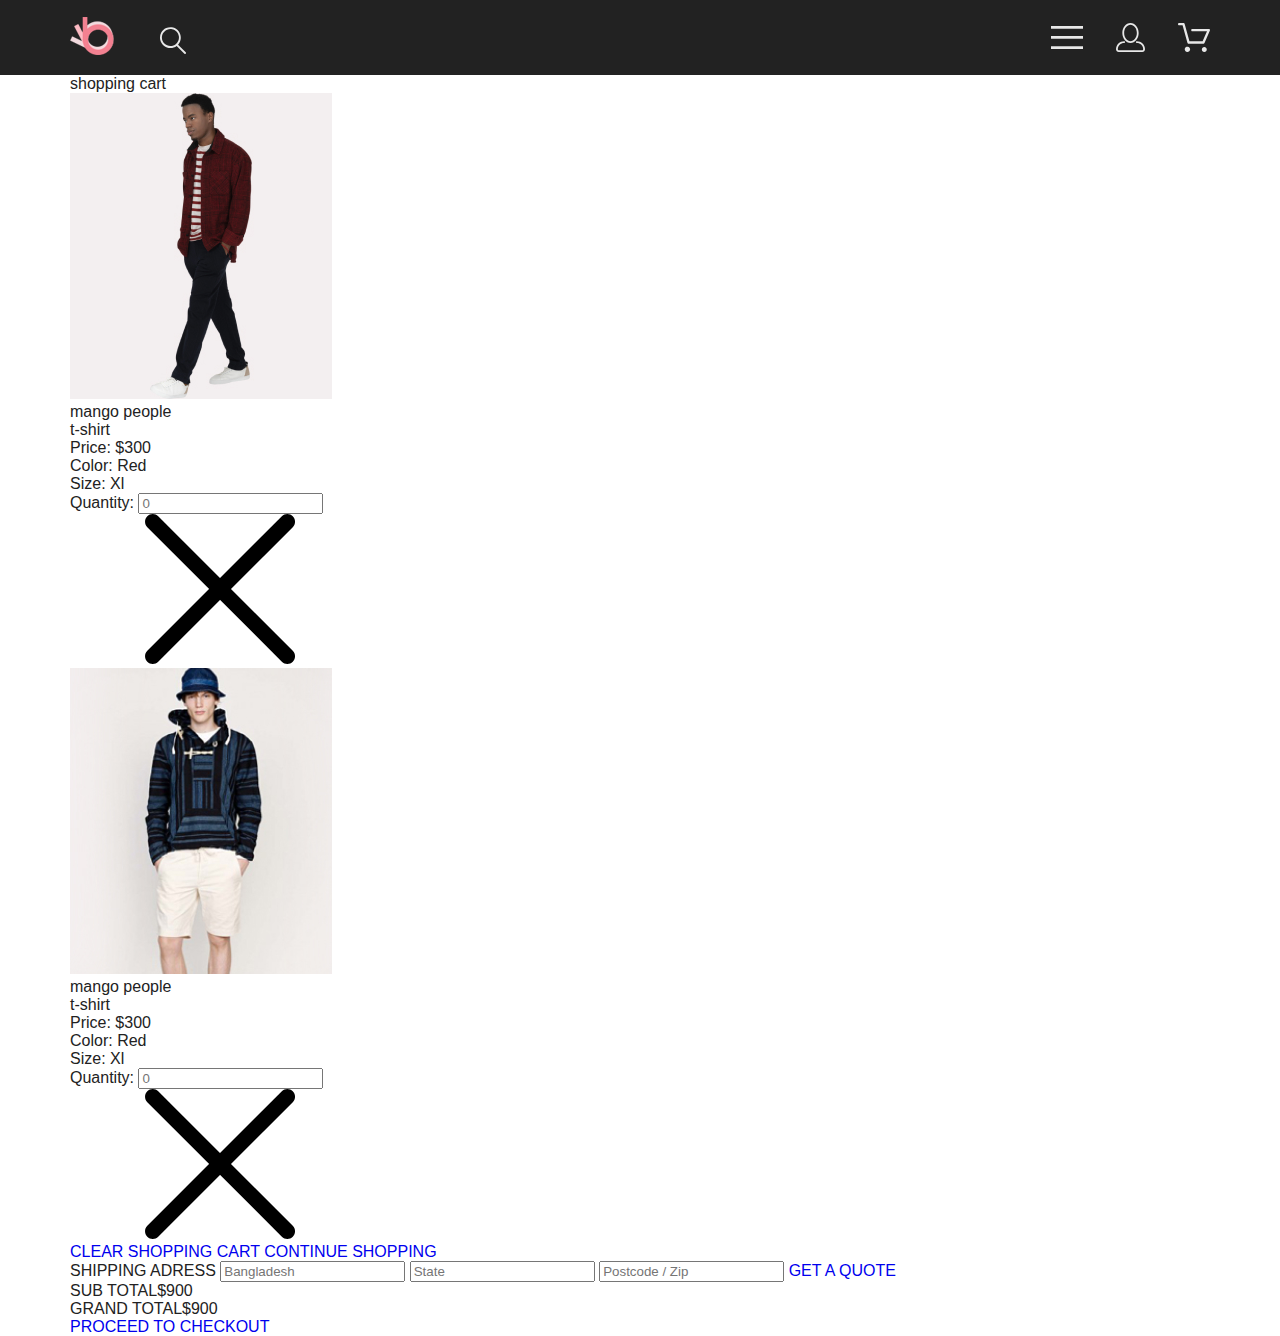
<file: internet__shop--new/cart.html>
<!DOCTYPE html>
<html lang="en">

<head>
    <meta charset="UTF-8">
    <meta http-equiv="X-UA-Compatible" content="IE=edge">
    <meta name="viewport" content="width=device-width, initial-scale=1.0">
    <title>Cart</title>
    <link rel="stylesheet" href="assets/style/style.css">
    <!-- favicon >>> -->
    <link rel="apple-touch-icon" sizes="180x180" href="assets/images/logo.svg">
    <link rel="icon" type="image/png" sizes="32x32" href="assets/images/logo.svg">
    <link rel="icon" type="image/png" sizes="16x16" href="assets/images/logo.svg">
    <link rel="manifest" href="assets/images/logo.svg">
    <link rel="mask-icon" href="assets/images/logo.svg" color="#f16d7f">
    <meta name="msapplication-TileColor" content="#da532c">
    <meta name="theme-color" content="#ffffff">
    <!-- <<< favicon -->
</head>

<body>
    <svg style="display: none;">
        <symbol id="close" viewBox="0 0 311 311.07733">
        <g>
            <path d="m16.035156 311.078125c-4.097656 0-8.195312-1.558594-11.308594-4.695313-6.25-6.25-6.25-16.382812 0-22.632812l279.0625-279.0625c6.25-6.25 16.382813-6.25 22.632813 0s6.25 16.382812 0 22.636719l-279.058594 279.058593c-3.136719 3.117188-7.234375 4.695313-11.328125 4.695313zm0 0"/>
            <path d="m295.117188 311.078125c-4.097657 0-8.191407-1.558594-11.308594-4.695313l-279.082032-279.058593c-6.25-6.253907-6.25-16.386719 0-22.636719s16.382813-6.25 22.636719 0l279.058594 279.0625c6.25 6.25 6.25 16.382812 0 22.632812-3.136719 3.117188-7.230469 4.695313-11.304687 4.695313zm0 0"/>
        </g>
    </symbol>
    </svg>
    
    <header class="header center">

        <div class="header__left">
            <a class="header__logo" href="index.html">
                <img src="assets/images/logo.svg" alt="logo">
            </a>

            <img class="header__search" src="assets/images/search.svg" alt="search">
        </div>
        <div class="header__right">
            <img class="header__icons" src="assets/images/menu.svg" alt="menu">
            <img class="header__icons" src="assets/images/account.svg" alt="account">
            <img class="header__icons" src="assets/images/cart.svg" alt="cart">
        </div>


    </header>
    <main class="main main_content">
        <div class="page__title center">
            <div class="page__title_content">
                shopping cart
            </div>
        </div>
        <div class="cart__wrapper container">
            <div class="cart__items">

                <div class="cart__item">
                    <img src="assets/images/cart_item-1.jpg" alt="cart_item-1">
                    <div class="cart__item_parameters">
                        <div class="parameters__title">
                            mango people <br> t-shirt
                        </div>
                        <div class="parameters__price ">
                            Price: <span>$300</span>
                        </div>
                        <div class="parameters__color parameters-mt6px">
                            Color: Red
                        </div>
                        <div class="parameters__size parameters-mt6px">
                            Size: Xl
                        </div>
                        <div class="parameters__quantity parameters-mt6px">
                            Quantity: <input type="number" min="0" placeholder="0">
                        </div>

                    </div>
                    <a class="cart__item_close" href="#">
                        <svg>
                            <use xlink:href="#close"></use>
                        </svg>
                    </a>

                </div>

                <div class="cart__item">
                    <img src="assets/images/cart_item-2.jpg" alt="cart_item-1">
                    <div class="cart__item_parameters">
                        <div class="parameters__title">
                            mango people <br> t-shirt
                        </div>
                        <div class="parameters__price ">
                            Price: <span>$300</span>
                        </div>
                        <div class="parameters__color parameters-mt6px">
                            Color: Red
                        </div>
                        <div class="parameters__size parameters-mt6px">
                            Size: Xl
                        </div>
                        <div class="parameters__quantity parameters-mt6px">
                            Quantity: <input type="number" min="0" placeholder="0">
                        </div>

                    </div>
                    <a class="cart__item_close" href="#">
                        <svg>
                            <use xlink:href="#close"></use>
                        </svg>
                    </a>

                </div>

                <div class="cart__items_buttons">
                    <a class="cart__items_button" href="#" role="button">
                        CLEAR SHOPPING CART
                    </a>
                    <a class="cart__items_button" href="#" role="button">
                        CONTINUE SHOPPING
                    </a>
                </div>
            </div>



            <div class="cart__form">
                <form class="cart__form_addres">
                    SHIPPING ADRESS
                    <input class="input__add_info country" type="text" placeholder="Bangladesh">
                    <input class="input__add_info state" type="text" placeholder="State">
                    <input class="input__add_info postcode" type="text" placeholder="Postcode / Zip">
                    <a class="button_getQuote" href="#" role="button">
                        GET A QUOTE
                    </a>
                
                </form>

                <div class="cart__form_total">
                    <div class="sub__total">
                        SUB TOTAL<span>$900</span>
                    </div>
                    <div class="grand__total">
                        GRAND TOTAL<span>$900</span>
                    </div>
                    <div class="line">

                    </div>
                    <a class="total_button" href="#" role="button">
                        PROCEED TO CHECKOUT
                    </a>
                </div>
            </div>
        </div>


    </main>
    <footer class="footer">

    </footer>
</body>

</html>
</file>
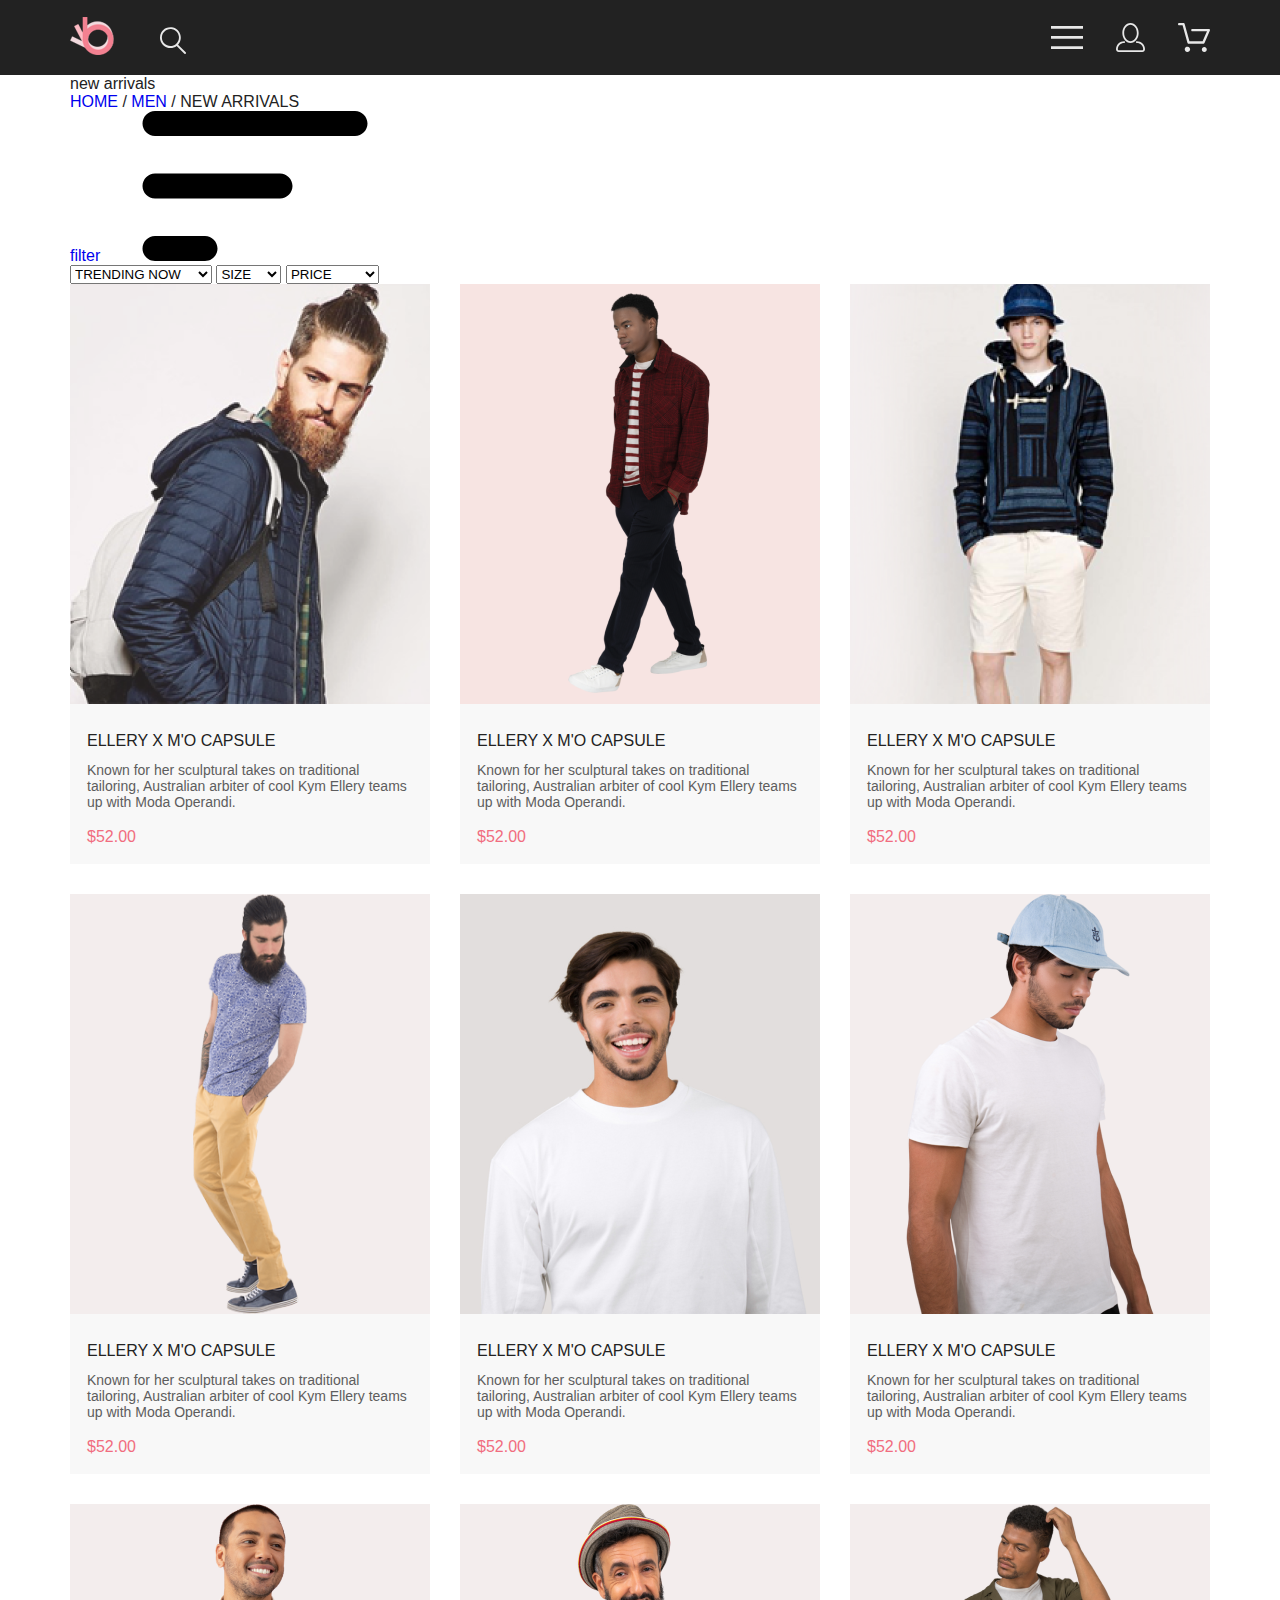
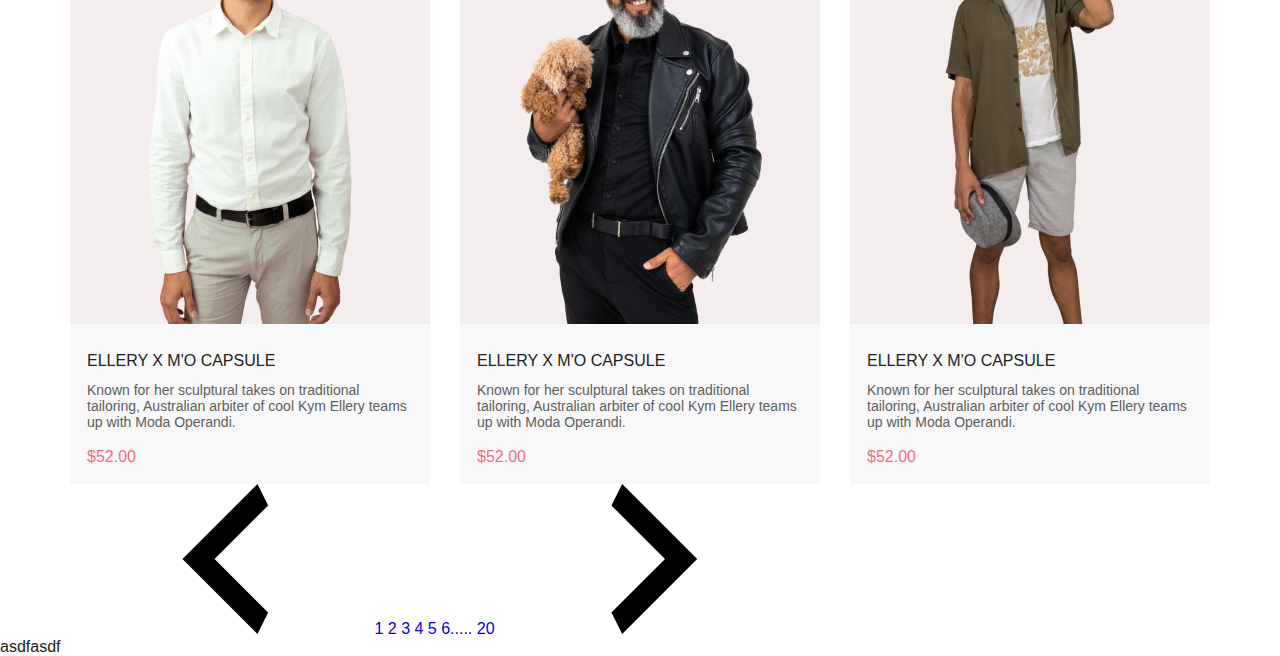
<file: internet__shop--new/catalog.html>
<!DOCTYPE html>
<html lang="en">

<head>
    <meta charset="UTF-8">
    <meta http-equiv="X-UA-Compatible" content="IE=edge">
    <meta name="viewport" content="width=device-width, initial-scale=1.0">
    <title>Catalog</title>
    <link rel="stylesheet" href="assets/style/style.css">

    <!-- favicon >>> -->
    <link rel="apple-touch-icon" sizes="180x180" href="assets/images/logo.svg">
    <link rel="icon" type="image/png" sizes="32x32" href="assets/images/logo.svg">
    <link rel="icon" type="image/png" sizes="16x16" href="assets/images/logo.svg">
    <link rel="manifest" href="assets/images/logo.svg">
    <link rel="mask-icon" href="assets/images/logo.svg" color="#f16d7f">
    <meta name="msapplication-TileColor" content="#da532c">
    <meta name="theme-color" content="#ffffff">
    <!-- <<< favicon -->
</head>

<body>
    <svg style="display: none;">
        <symbol id="catalog_burger" viewBox="0 0 15 10">
            <g>
                <path
                    d="M0.833333 10H4.16667C4.625 10 5 9.625 5 9.16667C5 8.70833 4.625 8.33333 4.16667 8.33333H0.833333C0.375 8.33333 0 8.70833 0 9.16667C0 9.625 0.375 10 0.833333 10ZM0 0.833333C0 1.29167 0.375 1.66667 0.833333 1.66667H14.1667C14.625 1.66667 15 1.29167 15 0.833333C15 0.375 14.625 0 14.1667 0H0.833333C0.375 0 0 0.375 0 0.833333ZM0.833333 5.83333H9.16667C9.625 5.83333 10 5.45833 10 5C10 4.54167 9.625 4.16667 9.16667 4.16667H0.833333C0.375 4.16667 0 4.54167 0 5C0 5.45833 0.375 5.83333 0.833333 5.83333Z"
                    fill="black" />
            </g>
        </symbol>
        
        <symbol id="arrow-left" viewBox="0 0 9 14">
            <g>
                <path d="M8.99512 2L3.99512 7L8.99512 12L7.99512 14L0.995117 7L7.99512 0L8.99512 2Z" fill="black"/>
            </g>
        </symbol>

        <symbol id="arrow-right" viewBox="0 0 9 14">
            <g>
                <path d="M0.994995 12L5.995 7L0.994995 2L1.995 0L8.995 7L1.995 14L0.994995 12Z" fill="black"/>
            </g>
        </symbol>

    </svg>
    <header class="header center">

        <div class="header__left">
            <a class="header__logo" href="index.html">
                <img src="assets/images/logo.svg" alt="logo">
            </a>

            <img class="header__search" src="assets/images/search.svg" alt="search">
        </div>
        <div class="header__right">
            <img class="header__icons" src="assets/images/menu.svg" alt="menu">
            <img class="header__icons" src="assets/images/account.svg" alt="account">
            <img class="header__icons" src="assets/images/cart.svg" alt="cart">
        </div>


    </header>
    <div class="new_arrivals center">
        <div class="page__title_content ">
            new arrivals
        </div>
        <nav class="product__nav">
            <a href="index.html">HOME</a> / <a href="#">MEN</a> / <span>NEW ARRIVALS</span>
        </nav>
    </div>

    <main class="main main_content">
        <div class="filters center">
            <div class="filter_burger">
                <a href="#">
                    <span>filter</span>
                    <svg>
                        <use xlink:href="#catalog_burger"></use>
                        
                    </svg>
                </a>
            </div>



            <div class="choose_parameters">
                <select class="select__choose" name="parametesrs">
                    <option disabled selected hidden>TRENDING NOW&emsp;</option>
                    <option>PUPULAR</option>
                    <option>BEST RATING</option>
                    <option>SALE</option>
                </select>
                <select class="select__choose" name="parametesrs_">
                    <option disabled selected hidden>SIZE&emsp;</option>
                    <option>XS</option>
                    <option>S</option>
                    <option>M</option>
                    <option>XL</option>
                </select>
                <select class="select__choose" name="parametesrs_">
                    <option disabled selected hidden>PRICE</option>
                    <option>0...1990</option>
                    <option>1990...3990</option>
                    <option>3990...6000</option>
                    <option>6000...9000</option>
                </select>
            </div>

        </div>

        
        <div class="cards center">


            <div class="card">
                <div class="card__img">
                    <img src="assets/images/fetured_item--1.png" alt="retured_item--1">
                    <div class="card__img_background">
                        <div class="card__button_wrap">
                            <a class="card__button" href="#">
                                <img src="assets/images/cart.svg" alt="cart">
                                <div class="card__img_text">
                                    Add to cart
                                </div>

                            </a>
                        </div>

                    </div>

                </div>
                <div class="card__text">
                    <div class="card__textTitle">
                        ellery x m'o capsule
                    </div>
                    <div class="card__textContent">
                        Known for her sculptural takes on traditional tailoring, Australian arbiter of cool Kym Ellery
                        teams up with Moda Operandi.
                    </div>
                    <div class="card__textPrice">
                        $52.00
                    </div>
                </div>
            </div>
            <div class="card">
                <div class="card__img">
                    <img src="assets/images/catalog_item-2.png" alt="retured_item--1">
                    <div class="card__img_background">
                        <div class="card__button_wrap">
                            <a class="card__button" href="#">
                                <img src="assets/images/cart.svg" alt="cart">
                                <div class="card__img_text">
                                    Add to cart
                                </div>

                            </a>
                        </div>

                    </div>

                </div>
                <div class="card__text">
                    <div class="card__textTitle">
                        ellery x m'o capsule
                    </div>
                    <div class="card__textContent">
                        Known for her sculptural takes on traditional tailoring, Australian arbiter of cool Kym Ellery
                        teams up with Moda Operandi.
                    </div>
                    <div class="card__textPrice">
                        $52.00
                    </div>
                </div>
            </div>
            <div class="card">
                <div class="card__img">
                    <img src="assets/images/fetured_item--3.png" alt="retured_item--1">
                    <div class="card__img_background">
                        <div class="card__button_wrap">
                            <a class="card__button" href="#">
                                <img src="assets/images/cart.svg" alt="cart">
                                <div class="card__img_text">
                                    Add to cart
                                </div>

                            </a>
                        </div>

                    </div>

                </div>
                <div class="card__text">
                    <div class="card__textTitle">
                        ellery x m'o capsule
                    </div>
                    <div class="card__textContent">
                        Known for her sculptural takes on traditional tailoring, Australian arbiter of cool Kym Ellery
                        teams up with Moda Operandi.
                    </div>
                    <div class="card__textPrice">
                        $52.00
                    </div>
                </div>
            </div>
            <div class="card">
                <div class="card__img">
                    <img src="assets/images/fetured_item--4.png" alt="retured_item--1">
                    <div class="card__img_background">
                        <div class="card__button_wrap">
                            <a class="card__button" href="#">
                                <img src="assets/images/cart.svg" alt="cart">
                                <div class="card__img_text">
                                    Add to cart
                                </div>

                            </a>
                        </div>

                    </div>

                </div>
                <div class="card__text">
                    <div class="card__textTitle">
                        ellery x m'o capsule
                    </div>
                    <div class="card__textContent">
                        Known for her sculptural takes on traditional tailoring, Australian arbiter of cool Kym Ellery
                        teams up with Moda Operandi.
                    </div>
                    <div class="card__textPrice">
                        $52.00
                    </div>
                </div>
            </div>
            <div class="card">
                <div class="card__img">
                    <img src="assets/images/catalog_item-5.png" alt="retured_item--1">
                    <div class="card__img_background">
                        <div class="card__button_wrap">
                            <a class="card__button" href="#">
                                <img src="assets/images/cart.svg" alt="cart">
                                <div class="card__img_text">
                                    Add to cart
                                </div>

                            </a>
                        </div>

                    </div>

                </div>
                <div class="card__text">
                    <div class="card__textTitle">
                        ellery x m'o capsule
                    </div>
                    <div class="card__textContent">
                        Known for her sculptural takes on traditional tailoring, Australian arbiter of cool Kym Ellery
                        teams up with Moda Operandi.
                    </div>
                    <div class="card__textPrice">
                        $52.00
                    </div>
                </div>
            </div>
            <div class="card">
                <div class="card__img">
                    <img src="assets/images/catalog_item-6.png" alt="retured_item--1">
                    <div class="card__img_background">
                        <div class="card__button_wrap">
                            <a class="card__button" href="#">
                                <img src="assets/images/cart.svg" alt="cart">
                                <div class="card__img_text">
                                    Add to cart
                                </div>

                            </a>
                        </div>

                    </div>

                </div>
                <div class="card__text">
                    <div class="card__textTitle">
                        ellery x m'o capsule
                    </div>
                    <div class="card__textContent">
                        Known for her sculptural takes on traditional tailoring, Australian arbiter of cool Kym Ellery
                        teams up with Moda Operandi.
                    </div>
                    <div class="card__textPrice">
                        $52.00
                    </div>
                </div>
            </div>
            <div class="card">
                <div class="card__img">
                    <img src="assets/images/catalog_item-7.png" alt="retured_item--1">
                    <div class="card__img_background">
                        <div class="card__button_wrap">
                            <a class="card__button" href="#">
                                <img src="assets/images/cart.svg" alt="cart">
                                <div class="card__img_text">
                                    Add to cart
                                </div>

                            </a>
                        </div>

                    </div>

                </div>
                <div class="card__text">
                    <div class="card__textTitle">
                        ellery x m'o capsule
                    </div>
                    <div class="card__textContent">
                        Known for her sculptural takes on traditional tailoring, Australian arbiter of cool Kym Ellery
                        teams up with Moda Operandi.
                    </div>
                    <div class="card__textPrice">
                        $52.00
                    </div>
                </div>
            </div>
            <div class="card">
                <div class="card__img">
                    <img src="assets/images/catalog_item-8.png" alt="retured_item--1">
                    <div class="card__img_background">
                        <div class="card__button_wrap">
                            <a class="card__button" href="#">
                                <img src="assets/images/cart.svg" alt="cart">
                                <div class="card__img_text">
                                    Add to cart
                                </div>

                            </a>
                        </div>

                    </div>

                </div>
                <div class="card__text">
                    <div class="card__textTitle">
                        ellery x m'o capsule
                    </div>
                    <div class="card__textContent">
                        Known for her sculptural takes on traditional tailoring, Australian arbiter of cool Kym Ellery
                        teams up with Moda Operandi.
                    </div>
                    <div class="card__textPrice">
                        $52.00
                    </div>
                </div>
            </div>
            <div class="card">
                <div class="card__img">
                    <img src="assets/images/catolog_item-9.png" alt="retured_item--1">
                    <div class="card__img_background">
                        <div class="card__button_wrap">
                            <a class="card__button" href="#">
                                <img src="assets/images/cart.svg" alt="cart">
                                <div class="card__img_text">
                                    Add to cart
                                </div>

                            </a>
                        </div>

                    </div>

                </div>
                <div class="card__text">
                    <div class="card__textTitle">
                        ellery x m'o capsule
                    </div>
                    <div class="card__textContent">
                        Known for her sculptural takes on traditional tailoring, Australian arbiter of cool Kym Ellery
                        teams up with Moda Operandi.
                    </div>
                    <div class="card__textPrice">
                        $52.00
                    </div>
                </div>
            </div>
        </div>
<div class="change__pageCatalog_wrapper">

    <div class="change__pageCatalog center">

        <a class="change__pageCatalog_arrow change__pageCatalog_arrow-left" href="#">
            <svg>
                <use xlink:href="#arrow-left"></use>
                
            </svg>
        </a>
        <a class="page_number" href="#">
            1
        </a>
        <a class="page_number" href="#">
            2
        </a>
        <a class="page_number" href="#">
            3
        </a>
        <a class="page_number" href="#">
            4
        </a>
        <a class="page_number" href="#">
            5
        </a>
        <a class="page_number" href="#">
            6.....
        </a>
        <a class="page_number" href="#">
            20
        </a>
        <a class="change__pageCatalog_arrow change__pageCatalog_arrow-right" href="#">
            <svg>
                <use xlink:href="#arrow-right"></use>
                
            </svg> 
        </a>


        </div>


</div>
        
        

    </main>
<footer>
    asdfasdf
</footer>
  
</body>

</html>
</file>
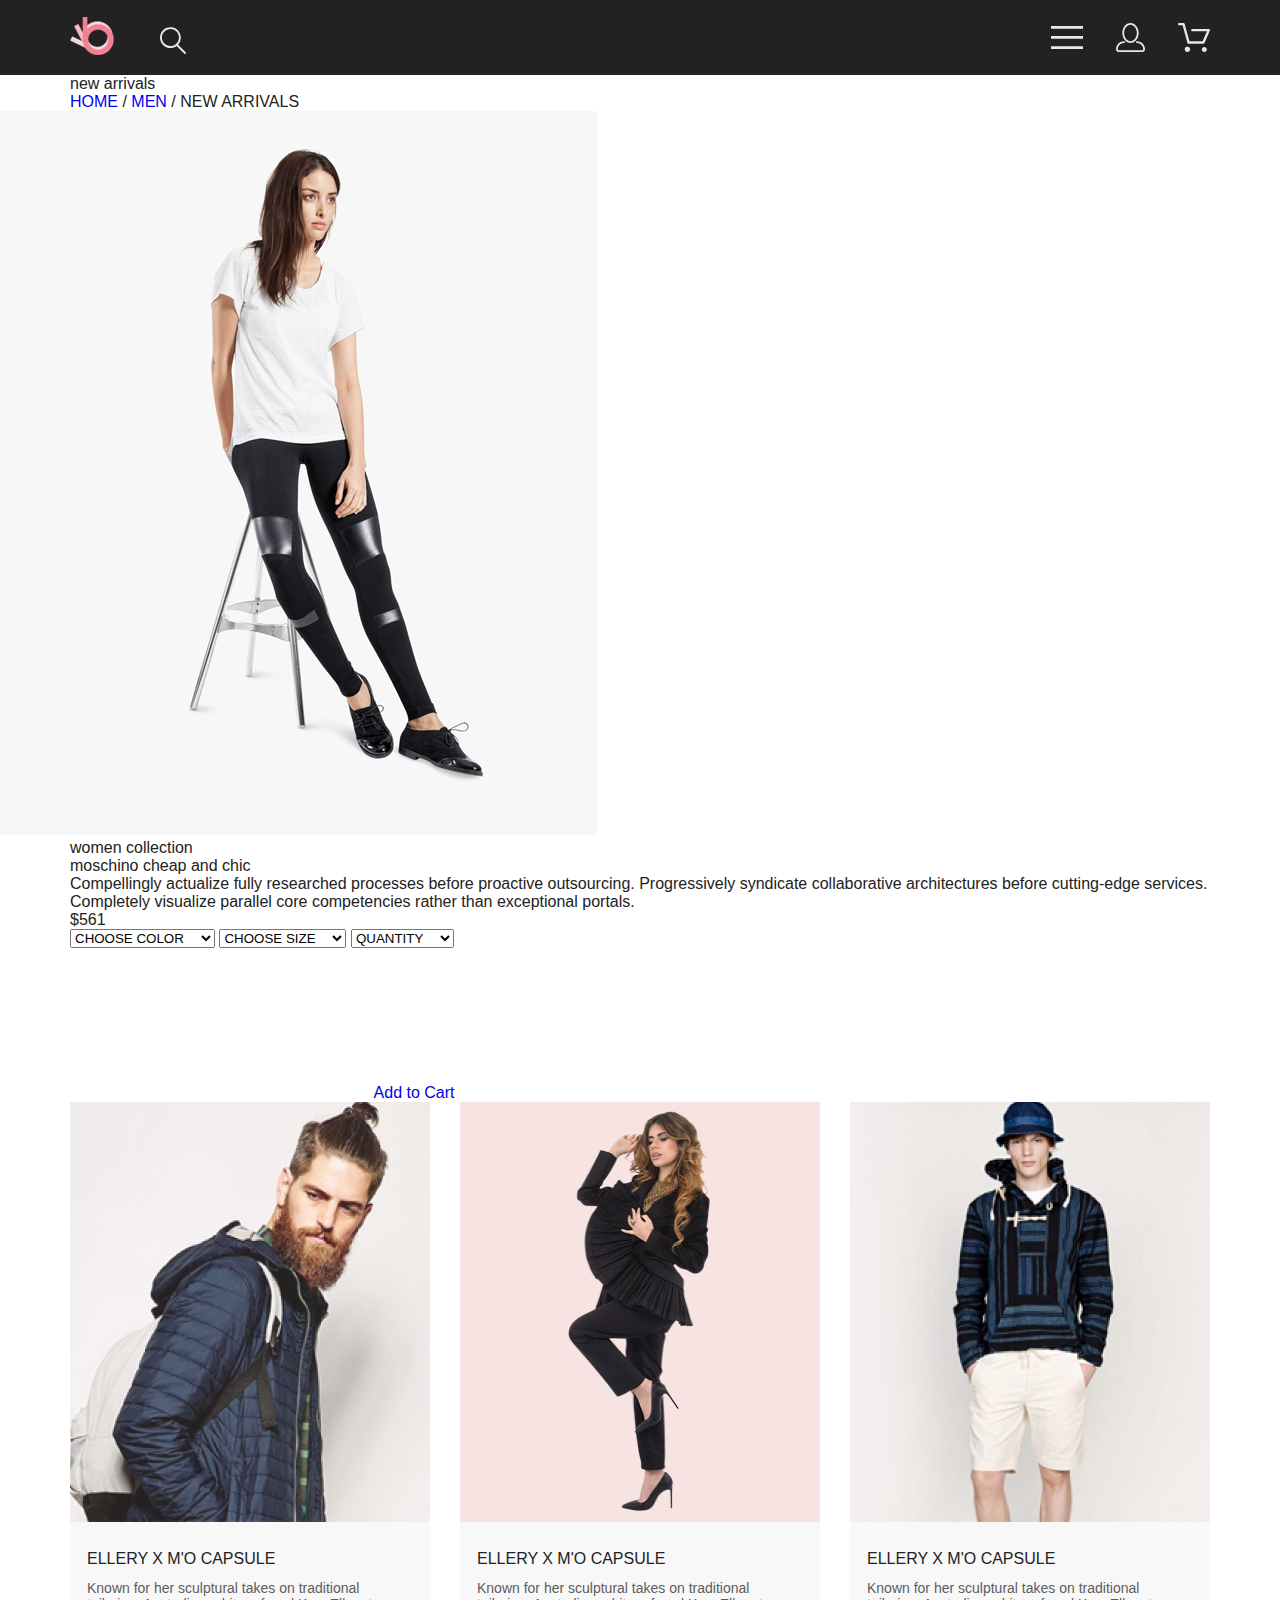
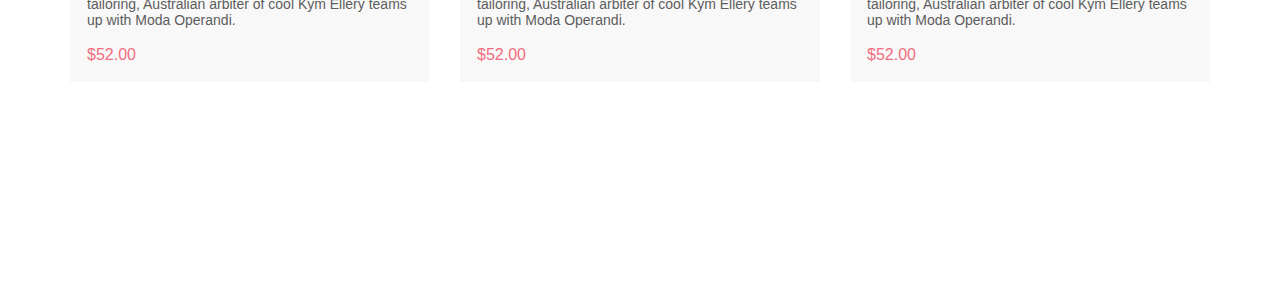
<file: internet__shop--new/product.html>
<!DOCTYPE html>
<html lang="en">

<head>
    <meta charset="UTF-8">
    <meta http-equiv="X-UA-Compatible" content="IE=edge">
    <meta name="viewport" content="width=device-width, initial-scale=1.0">
    <title>Product</title>
    <link rel="stylesheet" href="assets/style/style.css">
</head>

<body>
    <svg style="display: none;">
        <symbol id="cart" viewBox="0 0 27 25">
            <g>
<path d="M5.49847 22.185C5.50635 21.752 5.64091 21.3309 5.88519 20.9748C6.12947 20.6186 6.47261 20.3431 6.87158 20.1828C7.27055 20.0226 7.7076 19.9848 8.12781 20.0741C8.54802 20.1635 8.93269 20.376 9.23358 20.685C9.53447 20.994 9.73817 21.3857 9.81909 21.811C9.90002 22.2363 9.85453 22.6763 9.68842 23.0756C9.52231 23.475 9.24296 23.8161 8.88538 24.0559C8.52779 24.2957 8.10791 24.4237 7.67847 24.4237C7.38955 24.4211 7.10399 24.3611 6.83807 24.2472C6.57216 24.1333 6.3311 23.9676 6.12866 23.7597C5.92623 23.5518 5.76639 23.3057 5.65826 23.0355C5.55013 22.7653 5.49584 22.4763 5.49847 22.185ZM21.3045 24.4237C20.8711 24.4303 20.4453 24.3087 20.0797 24.074C19.7141 23.8393 19.4247 23.5017 19.2471 23.103C19.0696 22.7042 19.0117 22.2618 19.0806 21.8303C19.1496 21.3988 19.3423 20.9971 19.6351 20.6748C19.9278 20.3524 20.3077 20.1236 20.728 20.0165C21.1482 19.9095 21.5903 19.929 21.9997 20.0724C22.4091 20.2159 22.7679 20.4771 23.0317 20.8238C23.2956 21.1706 23.453 21.5877 23.4845 22.0236C23.5269 22.6155 23.3369 23.2004 22.9555 23.6523C22.7706 23.8745 22.5436 24.0574 22.2877 24.1901C22.0319 24.3227 21.7524 24.4025 21.4655 24.4247L21.3045 24.4237ZM8.59351 17.4855C8.38116 17.4851 8.17488 17.414 8.00671 17.2833C7.83855 17.1525 7.71792 16.9694 7.66351 16.7624L3.73651 2.19527H0.978516C0.719001 2.19527 0.470064 2.09128 0.28656 1.90622C0.103056 1.72116 0 1.47018 0 1.20847C0 0.946764 0.103056 0.695782 0.28656 0.510726C0.470064 0.325669 0.719001 0.22168 0.978516 0.22168H4.45752C4.66982 0.222254 4.876 0.293463 5.04413 0.424184C5.21226 0.554905 5.33295 0.737883 5.38751 0.944787L9.31451 15.5119H20.0185L23.5765 7.12665H11.7185C11.459 7.12665 11.2101 7.02266 11.0266 6.83761C10.8431 6.65255 10.74 6.40157 10.74 6.13986C10.74 5.87815 10.8431 5.62717 11.0266 5.44211C11.2101 5.25705 11.459 5.15306 11.7185 5.15306H25.0535C25.2131 5.15352 25.3701 5.19451 25.5099 5.27223C25.6497 5.34995 25.7679 5.46195 25.8535 5.59784C25.9413 5.73569 25.9945 5.89303 26.0084 6.05627C26.0224 6.21951 25.9966 6.38368 25.9335 6.53465L21.5425 16.8935C21.469 17.0684 21.3462 17.2177 21.1895 17.3229C21.0327 17.4281 20.8488 17.4846 20.6605 17.4855H8.59351Z" fill="#ffffff"/>
            </g>
        </symbol>
    </svg>
    <header class="header center">

        <div class="header__left">
            <a class="header__logo" href="index.html">
                <img src="assets/images/logo.svg" alt="logo">
            </a>

            <img class="header__search" src="assets/images/search.svg" alt="search">
        </div>
        <div class="header__right">
            <img class="header__icons" src="assets/images/menu.svg" alt="menu">
            <img class="header__icons" src="assets/images/account.svg" alt="account">
            <img class="header__icons" src="assets/images/cart.svg" alt="cart">
        </div>


    </header>
    <main class="main main_content">
        <div class="page__title new_arrivals center">
            <div class="page__title_content ">
                new arrivals
            </div>
            <nav class="product__nav">
                <a href="index.html">HOME</a> / <a href="#">MEN</a> / <span>NEW ARRIVALS</span>
            </nav>
        </div>

        <div class="product__slider">
            <div class="slider_photo ">
                <img src="assets/images/product_img.jpg" alt="product">
            </div>
        </div>
        <div class="product__wrapper container">
            <div class="product__info ">

                <div class="product__info_title">
                    women collection
                </div>
                <div class="product__line-red"></div>
                <div class="product__subtitle">
                    moschino cheap and chic
                </div>
                <div class="product__text">
                     Compellingly actualize fully researched processes before proactive outsourcing. Progressively syndicate collaborative architectures before cutting-edge services. Completely visualize parallel core competencies rather than exceptional portals. 
                </div>
                <div class="roduct__price">
                    $561
                </div>
                <div class="product__line"></div>
                <div class="product__choose_parameters">
                    <select class="choose__color select__choose" name="parametesrs">
                        <option disabled selected hidden>CHOOSE COLOR&emsp;</option>
                        <option>Red</option>
                        <option>White</option>
                        <option>Black</option>
                    </select>
                    <select class="choose__size select__choose" name="parametesrs_">
                        <option disabled selected hidden>CHOOSE SIZE&emsp;</option>
                        <option>XS</option>
                        <option>S</option>
                        <option>M</option>
                        <option>XL</option>
                    </select>
                    <select class="choose__quantity select__choose" name="parametesrs_">
                        <option disabled selected hidden>QUANTITY&emsp;</option>
                        <option>1</option>
                        <option>2</option>
                        <option>3</option>
                        <option>4</option>
                    </select>
                </div>
                <a class="product__choose_button" href="#">
                    <svg>
                        <use xlink:href="#cart"></use>
                    </svg>
                    Add to Cart
                </a>

            </div>
        </div>
        
        <div class="cards center">
            <div class="card">
                <div class="card__img">
                    <img src="assets/images/fetured_item--1.png" alt="retured_item--1">
                    <div class="card__img_background">
                        <div class="card__button_wrap">
                            <a class="card__button" href="#">
                                <img src="assets/images/cart.svg" alt="cart">
                                <div class="card__img_text">
                                    Add to cart
                                </div>

                            </a>
                        </div>

                    </div>

                </div>
                <div class="card__text">
                    <div class="card__textTitle">
                        ellery x m'o capsule
                    </div>
                    <div class="card__textContent">
                        Known for her sculptural takes on traditional tailoring, Australian arbiter of cool Kym Ellery
                        teams up with Moda Operandi.
                    </div>
                    <div class="card__textPrice">
                        $52.00
                    </div>
                </div>
            </div>
            <div class="card">
                <div class="card__img">
                    <img src="assets/images/fetured_item--2.png" alt="retured_item--1">
                    <div class="card__img_background">
                        <div class="card__button_wrap">
                            <a class="card__button" href="#">
                                <img src="assets/images/cart.svg" alt="cart">
                                <div class="card__img_text">
                                    Add to cart
                                </div>

                            </a>
                        </div>

                    </div>

                </div>
                <div class="card__text">
                    <div class="card__textTitle">
                        ellery x m'o capsule
                    </div>
                    <div class="card__textContent">
                        Known for her sculptural takes on traditional tailoring, Australian arbiter of cool Kym Ellery
                        teams up with Moda Operandi.
                    </div>
                    <div class="card__textPrice">
                        $52.00
                    </div>
                </div>
            </div>
            <div class="card">
                <div class="card__img">
                    <img src="assets/images/fetured_item--3.png" alt="retured_item--1">
                    <div class="card__img_background">
                        <div class="card__button_wrap">
                            <a class="card__button" href="#">
                                <img src="assets/images/cart.svg" alt="cart">
                                <div class="card__img_text">
                                    Add to cart
                                </div>

                            </a>
                        </div>

                    </div>

                </div>
                <div class="card__text">
                    <div class="card__textTitle">
                        ellery x m'o capsule
                    </div>
                    <div class="card__textContent">
                        Known for her sculptural takes on traditional tailoring, Australian arbiter of cool Kym Ellery
                        teams up with Moda Operandi.
                    </div>
                    <div class="card__textPrice">
                        $52.00
                    </div>
                </div>
            </div>
        </div>
    </main>

    
    
    
    <br>
    <br>
    <br>
    <br>
    <br>
    <br>
    <br>
    <br>
    <br>
    <br>
    <br>
    <br>
</body>

</html>
</file>
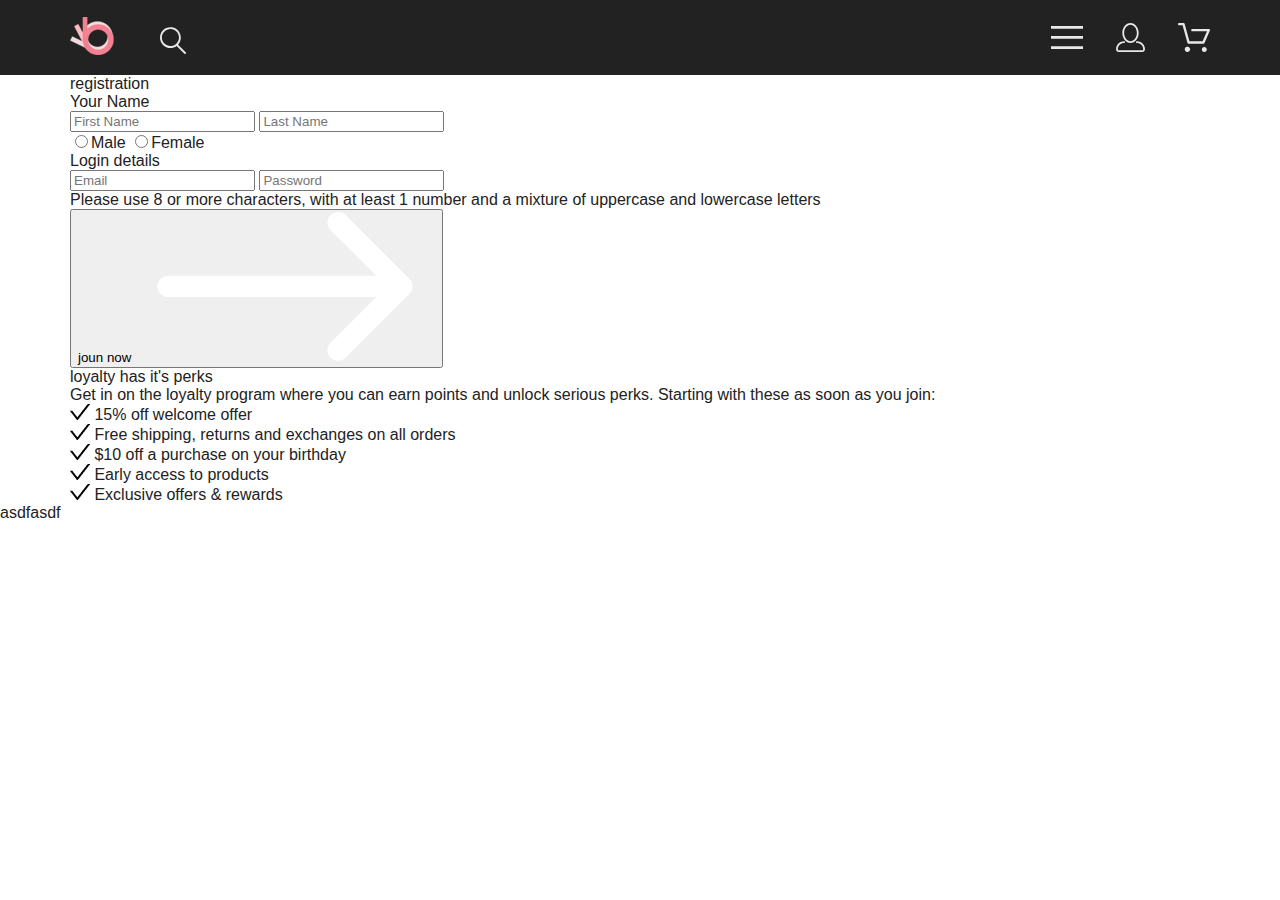
<file: internet__shop--new/registration.html>
<!DOCTYPE html>
<html lang="en">

<head>
    <meta charset="UTF-8">
    <meta http-equiv="X-UA-Compatible" content="IE=edge">
    <meta name="viewport" content="width=device-width, initial-scale=1.0">
    <title>Registration</title>
    <link rel="stylesheet" href="assets/style/style.css">
</head>

<body>
    <svg style="display: none;">
        <symbol id="arrow__right_btn" viewBox="0 0 17 10">
            <g>
                <path fill-rule="evenodd" clip-rule="evenodd"
                    d="M11.54 0.208095C11.6058 0.142131 11.684 0.0897967 11.77 0.0540883C11.8561 0.01838 11.9483 0 12.0415 0C12.1347 0 12.2269 0.01838 12.313 0.0540883C12.399 0.0897967 12.4772 0.142131 12.543 0.208095L16.7929 4.458C16.8589 4.5238 16.9112 4.60196 16.9469 4.68802C16.9826 4.77407 17.001 4.86632 17.001 4.95949C17.001 5.05266 16.9826 5.14491 16.9469 5.23097C16.9112 5.31702 16.8589 5.39518 16.7929 5.46098L12.543 9.71089C12.41 9.84389 12.2296 9.91861 12.0415 9.91861C11.8534 9.91861 11.673 9.84389 11.54 9.71089C11.407 9.57788 11.3323 9.39749 11.3323 9.2094C11.3323 9.0213 11.407 8.84091 11.54 8.70791L15.2898 4.95949L11.54 1.21107C11.474 1.14528 11.4217 1.06711 11.386 0.981059C11.3503 0.895005 11.3319 0.802752 11.3319 0.709584C11.3319 0.616415 11.3503 0.524162 11.386 0.438109C11.4217 0.352055 11.474 0.273891 11.54 0.208095V0.208095Z"
                    fill="white" />
                <path fill-rule="evenodd" clip-rule="evenodd"
                    d="M0 4.95948C0 4.77162 0.0746263 4.59146 0.207462 4.45862C0.340297 4.32579 0.52046 4.25116 0.708318 4.25116H15.583C15.7708 4.25116 15.951 4.32579 16.0838 4.45862C16.2167 4.59146 16.2913 4.77162 16.2913 4.95948C16.2913 5.14734 16.2167 5.3275 16.0838 5.46033C15.951 5.59317 15.7708 5.6678 15.583 5.6678H0.708318C0.52046 5.6678 0.340297 5.59317 0.207462 5.46033C0.0746263 5.3275 0 5.14734 0 4.95948Z"
                    fill="white" />
            </g>
        </symbol>
    </svg>
    <header class="header center">

        <div class="header__left">
            <a class="header__logo" href="index.html">
                <img src="assets/images/logo.svg" alt="logo">
            </a>

            <img class="header__search" src="assets/images/search.svg" alt="search">
        </div>
        <div class="header__right">
            <img class="header__icons" src="assets/images/menu.svg" alt="menu">
            <img class="header__icons" src="assets/images/account.svg" alt="account">
            <img class="header__icons" src="assets/images/cart.svg" alt="cart">
        </div>


    </header>
    <main class="main main_content">
        <div class="page__title center">
            <div class="page__title_content">
                registration
            </div>
        </div>
        <section class="registration__content center">
            <form class="registration__form" action="#">
                <div class="registration__form_subtitle">
                    Your Name
                </div>
                <input class="input__add_info add__Name" type="text" placeholder="First Name">
                <input class="input__add_info add__Name" type="text" placeholder="Last Name">
                <div class="choose__gender_block">
                    <label><input class="choose__gender" type="radio" name="answer" value="male">Male</label>
                    <label><input class="choose__gender" type="radio" name="answer" value="femail">Female</label>
                </div>
                <div class="registration__form_subtitle registration__form_subtitle-marginTop">
                    Login details
                </div>
                <input class="input__add_info add__email" type="email" placeholder="Email">
                <input class="input__add_info add__password" type="password" placeholder="Password">
                <div class="password__value_recomendation">
                    Please use 8 or more characters, with at least 1 number and a mixture of uppercase and lowercase
                    letters
                </div>

                <button class="registration__form_button">
                    <span class="registration__form_button_value">
                        joun now
                        <svg>
                            <use xlink:href="#arrow__right_btn"></use>
                        </svg>
                    </span>

                </button>
            </form>

            <div class="registration__info">
                <div class="registration__info_title">
                    loyalty has it's perks
                </div>
                <div class="registration__info_subtitle">
                    Get in on the loyalty program where you can earn points and unlock serious perks. Starting with
                    these as soon as you join:
                </div>
                <div class="registration__info_feature">
                    <img src="assets/images/check_mark.png" alt="check mark">
                    15% off welcome offer
                </div>
                <div class="registration__info_feature">
                    <img src="assets/images/check_mark.png" alt="check mark">
                    Free shipping, returns and exchanges on all orders
                </div>
                <div class="registration__info_feature">
                    <img src="assets/images/check_mark.png" alt="check mark">
                    $10 off a purchase on your birthday
                </div>
                <div class="registration__info_feature">
                    <img src="assets/images/check_mark.png" alt="check mark">
                    Early access to products
                </div>
                <div class="registration__info_feature">
                    <img src="assets/images/check_mark.png" alt="check mark">
                    Exclusive offers & rewards

                </div>

            </div>

        </section>

    </main>

    <footer class="footer">
        asdfasdf
    </footer>
</body>

</html>
</file>
<file: docs/assets/style/style.css>
html {
  height: 100%;
  overflow-x: hidden;
}

body {
  display: -webkit-box;
  display: -ms-flexbox;
  display: flex;
  -webkit-box-orient: vertical;
  -webkit-box-direction: normal;
      -ms-flex-direction: column;
          flex-direction: column;
  height: 100%;
  margin: 0;
  background-color: #ffffff;
  font-family: -apple-system, BlinkMacSystemFont, "Segoe UI", Roboto, Helvetica, Arial, sans-serif, "Apple Color Emoji", "Segoe UI Emoji", "Segoe UI Symbol";
  color: #222222;
  font-size: 16px;
}

*,
*:before,
*:after {
  -webkit-box-sizing: border-box;
          box-sizing: border-box;
}

a {
  text-decoration: none;
}

.center {
  padding-left: calc(50% - 570px);
  padding-right: calc(50% - 570px);
}

.container {
  max-width: 1140px;
  margin: 0 auto;
}

.main {
  -webkit-box-flex: 1;
      -ms-flex: 1 0 auto;
          flex: 1 0 auto;
}

.footer {
  -ms-flex-negative: 0;
      flex-shrink: 0;
}

svg path {
  fill: inherit;
}

input[type="number"]::-webkit-outer-spin-button,
input[type="number"]::-webkit-inner-spin-button {
  -webkit-appearance: none;
  margin: 0;
}

input[type="number"] {
  -moz-appearance: textfield;
}

input[type="number"]:hover,
input[type="number"]:focus {
  -moz-appearance: number-input;
}

input[type=number]::-webkit-inner-spin-button,
input[type=number]::-webkit-outer-spin-button {
  -webkit-appearance: none;
  margin: 0;
}

input:focus::-webkit-input-placeholder {
  color: transparent;
}

input:focus:-moz-placeholder {
  color: transparent;
}

/* FF 4-18 */
input:focus::-moz-placeholder {
  color: transparent;
}

/* FF 19+ */
input:focus:-ms-input-placeholder {
  color: transparent;
}

/* IE 10+ */
.header {
  background: #222222;
  min-height: 75px;
  display: -webkit-box;
  display: -ms-flexbox;
  display: flex;
  -webkit-box-pack: justify;
      -ms-flex-pack: justify;
          justify-content: space-between;
  -webkit-box-align: center;
      -ms-flex-align: center;
          align-items: center;
}

.header__logo {
  display: inline-block;
}

.header__search {
  width: 26px;
  height: 26px;
}

.header__search svg {
  width: 26px;
  height: 26px;
  fill: #E8E8E8;
  -webkit-transition: fill .1s linear;
  transition: fill .1s linear;
}

.header__search:hover svg {
  fill: #f16d7f;
}

.header__right {
  display: -webkit-box;
  display: -ms-flexbox;
  display: flex;
  -webkit-column-gap: 33px;
          column-gap: 33px;
  -webkit-box-align: center;
      -ms-flex-align: center;
          align-items: center;
}

.header__icons {
  display: -webkit-box;
  display: -ms-flexbox;
  display: flex;
  -webkit-box-pack: center;
      -ms-flex-pack: center;
          justify-content: center;
  -webkit-box-align: center;
      -ms-flex-align: center;
          align-items: center;
}

.header__icons svg {
  fill: #E8E8E8;
}

.header__icons-burger_menu {
  width: 32px;
  height: 23px;
  -webkit-transition: fill .1s linear;
  transition: fill .1s linear;
}

.header__icons-cart {
  width: 32px;
  height: 29px;
  -webkit-transition: fill .1s linear;
  transition: fill .1s linear;
}

.header__icons-account {
  width: 29px;
  height: 29px;
  -webkit-transition: fill .1s linear;
  transition: fill .1s linear;
}

.header__icons:hover .header__icons-burger_menu {
  fill: #f16d7f;
}

.header__icons:hover .header__icons-account {
  fill: #f16d7f;
}

.header__icons:hover .header__icons-cart {
  fill: #f16d7f;
}

.header__search {
  margin-left: 41px;
}

.promo {
  background: #F1E4E6;
  display: -webkit-box;
  display: -ms-flexbox;
  display: flex;
  padding-left: calc(50% - 800px);
  padding-right: calc(50% - 800px);
}

.promo__left {
  width: 50%;
}

.promo__right {
  width: 50%;
}

.promo__img {
  width: 100%;
  height: 100%;
}

.promo__content {
  margin-top: 30%;
  border-left: 12px solid #f16d7f;
  padding-left: 16px;
}

.promo__text {
  color: #f16d7f;
}

.promo__h1 {
  font-weight: 900;
  font-size: 48px;
  line-height: 58px;
  color: #222222;
  white-space: nowrap;
}

.promo__heading {
  font-size: 32px;
  line-height: 38px;
  color: #222222;
  white-space: nowrap;
}

.sale {
  padding-top: 64px;
  padding-bottom: 96px;
}

.sale__box {
  display: -webkit-box;
  display: -ms-flexbox;
  display: flex;
  margin-bottom: 30px;
}

.sale__item {
  display: -webkit-box;
  display: -ms-flexbox;
  display: flex;
  position: relative;
}

.sale__content {
  position: absolute;
  top: 0;
  left: 0;
  height: 100%;
  width: 100%;
  display: -webkit-box;
  display: -ms-flexbox;
  display: flex;
  -webkit-box-orient: vertical;
  -webkit-box-direction: normal;
      -ms-flex-direction: column;
          flex-direction: column;
  -webkit-box-pack: center;
      -ms-flex-pack: center;
          justify-content: center;
  -webkit-box-align: center;
      -ms-flex-align: center;
          align-items: center;
}

.sale__text {
  font-size: 16px;
  line-height: 19px;
  text-align: center;
  color: #ffffff;
}

.sale__heading {
  font-size: 24px;
  line-height: 29px;
  text-align: center;
  color: #f16d7f;
}

.sale__img {
  width: 100%;
}

.sale__item:not(:last-child) {
  margin-right: 30px;
}

.fetured_items_title {
  display: -webkit-box;
  display: -ms-flexbox;
  display: flex;
  -webkit-box-orient: vertical;
  -webkit-box-direction: normal;
      -ms-flex-direction: column;
          flex-direction: column;
  -webkit-box-pack: center;
      -ms-flex-pack: center;
          justify-content: center;
  -webkit-box-align: center;
      -ms-flex-align: center;
          align-items: center;
  margin-bottom: 60px;
}

.fetured_items_title_textTop {
  -webkit-box-pack: center;
      -ms-flex-pack: center;
          justify-content: center;
  font-size: 30px;
  font-weight: 700;
}

.fetured_items_title_textBottom {
  -webkit-box-pack: center;
      -ms-flex-pack: center;
          justify-content: center;
  font-weight: 500;
  color: #9f9f9f;
  text-align: center;
  margin-top: 15px;
}

.cards {
  display: -webkit-box;
  display: -ms-flexbox;
  display: flex;
  -ms-flex-wrap: wrap;
      flex-wrap: wrap;
  gap: 30px;
}

.card {
  display: block;
  width: 360px;
  height: 580px;
  background-color: #F8F8F8;
  -webkit-transition: -webkit-box-shadow .1s linear;
  transition: -webkit-box-shadow .1s linear;
  transition: box-shadow .1s linear;
  transition: box-shadow .1s linear, -webkit-box-shadow .1s linear;
}

.card__img {
  position: relative;
}

.card__img img {
  height: 100%;
}

.card__img_text {
  white-space: nowrap;
}

.card__button_wrap {
  display: -webkit-box;
  display: -ms-flexbox;
  display: flex;
  -webkit-box-pack: center;
      -ms-flex-pack: center;
          justify-content: center;
  -webkit-box-align: center;
      -ms-flex-align: center;
          align-items: center;
  text-align: center;
  margin-top: 40%;
}

.card__button {
  display: -webkit-box;
  display: -ms-flexbox;
  display: flex;
  width: 140px;
  height: 44px;
  padding: 15px 10px;
  gap: 11px;
  -webkit-box-pack: center;
      -ms-flex-pack: center;
          justify-content: center;
  -webkit-box-align: center;
      -ms-flex-align: center;
          align-items: center;
  border: 1px solid #ffffff;
  color: #ffffff;
}

.card__button img {
  width: 26px;
  height: 24px;
}

.card__img_background {
  display: none;
  position: absolute;
  top: 0;
  width: 100%;
  height: 420px;
  background-color: #3a3838c5;
}

.card:hover {
  -webkit-box-shadow: 0px 5px 8px 0 rgba(0, 0, 0, 0.16);
          box-shadow: 0px 5px 8px 0 rgba(0, 0, 0, 0.16);
}

.card:hover .card__img_background {
  display: block;
}

.card__text {
  padding: 24px 17px 20px;
}

.card__textTitle {
  text-transform: uppercase;
  margin-bottom: 12px;
}

.card__textContent {
  color: #5D5D5D;
  font-weight: 300;
  font-size: 14px;
}

.card__textPrice {
  color: #f16d7f;
  margin-top: 18px;
}

.fetured_items_button {
  display: -webkit-box;
  display: -ms-flexbox;
  display: flex;
  -webkit-box-pack: center;
      -ms-flex-pack: center;
          justify-content: center;
  -webkit-box-align: center;
      -ms-flex-align: center;
          align-items: center;
  margin: 48px 0 95px;
}

.fetured_items_button_wrap {
  display: block;
  max-width: 220px;
  background-color: #f16d7f;
  padding: 15px 40px;
  color: #ffffff;
  border: 1px solid #f16d7f;
  -webkit-transition: background-color .1s linear;
  transition: background-color .1s linear;
}

.fetured_items_button_wrap:hover {
  background-color: #ffffff;
  color: #f16d7f;
}

.grand__features {
  display: -webkit-box;
  display: -ms-flexbox;
  display: flex;
  -webkit-box-pack: justify;
      -ms-flex-pack: justify;
          justify-content: space-between;
  background-color: #222224;
  min-height: 341px;
}

.feedback-margintop128px {
  margin-top: 128px;
}

.features_item {
  display: -webkit-box;
  display: -ms-flexbox;
  display: flex;
  -webkit-box-orient: vertical;
  -webkit-box-direction: normal;
      -ms-flex-direction: column;
          flex-direction: column;
  -webkit-box-pack: center;
      -ms-flex-pack: center;
          justify-content: center;
  -webkit-box-align: center;
      -ms-flex-align: center;
          align-items: center;
}

.features_item_title {
  color: #FBFBFB;
  font-size: 20px;
  margin-top: 25px;
}

.features_item_subtitle {
  color: #FBFBFB;
  font-size: 14px;
  text-align: center;
  max-width: 340px;
  margin-top: 16px;
}

.features_item_svg {
  display: -webkit-box;
  display: -ms-flexbox;
  display: flex;
  -webkit-box-pack: center;
      -ms-flex-pack: center;
          justify-content: center;
  -webkit-box-align: center;
      -ms-flex-align: center;
          align-items: center;
  width: 50px;
  height: 40px;
}

.features_item_svg-car svg {
  width: 45px;
  height: 32px;
  fill: #f16d7f;
}

.features_item_svg-percent svg {
  width: 40px;
  height: 40px;
  fill: #f16d7f;
}

.features_item_svg-crown svg {
  width: 47px;
  height: 35px;
  fill: #f16d7f;
}

.feedback {
  background-blend-mode: screen;
  background: url(../images/feedback_cover.png) no-repeat;
  background-position: 0px;
  background-size: cover;
  background-color: rgba(244, 244, 244, 0.7);
  min-height: 448px;
}

.feedback__wrap {
  display: -webkit-box;
  display: -ms-flexbox;
  display: flex;
  -webkit-box-pack: justify;
      -ms-flex-pack: justify;
          justify-content: space-between;
  -webkit-box-align: center;
      -ms-flex-align: center;
          align-items: center;
  min-height: 400px;
  text-align: center;
  -webkit-box-flex: 1;
      -ms-flex-positive: 1;
          flex-grow: 1;
}

.feedback-margintop128px {
  margin-top: 128px;
}

.feedback-margintop96px {
  margin-top: 96px;
}

.subscribe {
  width: 350px;
}

.subscribe__title {
  text-align: center;
  color: #222224;
  text-transform: uppercase;
}

.subscribe__subtitle {
  text-align: center;
  color: #222224;
  text-transform: uppercase;
}

.subscribe__input {
  width: 240px;
  background: #E1E1E1;
  padding: 16px 22px;
  border-radius: 26px 0 0 26px;
  border-width: inherit;
  outline: none;
}

.subscribe__button {
  width: 95px;
  border-radius: 0 26px 26px 0;
  border-width: inherit;
  background-color: #F16D7F;
  padding: 16px;
  margin: -7px;
  color: white;
  cursor: pointer;
  outline: none;
  -webkit-transition: background-color .1s linear;
  transition: background-color .1s linear;
}

.subscribe__button:hover {
  background-color: #E05C6E;
}

.page__title {
  width: 100%;
  height: 150px;
  background-color: #F8F3F4;
  display: -webkit-box;
  display: -ms-flexbox;
  display: flex;
  -webkit-box-pack: start;
      -ms-flex-pack: start;
          justify-content: start;
  -webkit-box-align: center;
      -ms-flex-align: center;
          align-items: center;
}

.registration__content {
  display: -webkit-box;
  display: -ms-flexbox;
  display: flex;
  -webkit-box-pack: justify;
      -ms-flex-pack: justify;
          justify-content: space-between;
  margin-top: 64px;
}

.page__title_content {
  color: #f16d7f;
  text-transform: uppercase;
  font-size: 24px;
}

.registration__form {
  display: -webkit-box;
  display: -ms-flexbox;
  display: flex;
  -webkit-box-orient: vertical;
  -webkit-box-direction: normal;
      -ms-flex-direction: column;
          flex-direction: column;
  max-width: 360px;
}

.input__add_info {
  padding: 13px 0 16px 17px;
  display: block;
  width: 100%;
  margin-top: 20px;
  outline: none;
  border: 1px solid #A4A4A4;
  color: #A4A4A4;
}

.choose__gender_block {
  display: -webkit-box;
  display: -ms-flexbox;
  display: flex;
  margin-top: 30px;
}

.choose__gender_block label {
  margin-right: 20px;
}

.choose__gender {
  height: 17px;
  width: 17px;
  vertical-align: text-bottom;
  border: solid 1px #A4A4A4;
}

.registration__form_subtitle-marginTop {
  margin-top: 33px;
}

.password__value_recomendation {
  font-size: 13px;
  color: #B1B1B1;
  margin-top: 15px;
}

.registration__form_button {
  display: block;
  text-transform: uppercase;
  border: 1px solid #f16d7f;
  color: #ffffff;
  background-color: #f16d7f;
  outline: none;
  margin-top: 40px;
  max-width: 167px;
  cursor: pointer;
  -webkit-transition: background-color .1s linear;
  transition: background-color .1s linear;
}

.registration__form_button_value {
  padding: 16px;
  display: block;
}

.registration__form_button_value svg {
  width: 17px;
  height: 10px;
  margin-left: 20px;
  fill: #ffffff;
}

.registration__form_button:hover {
  color: #f16d7f;
  background-color: #ffffff;
}

.registration__form_button:hover .registration__form_button_value svg {
  fill: #f16d7f;
}

.registration__info {
  display: -webkit-box;
  display: -ms-flexbox;
  display: flex;
  -webkit-box-orient: vertical;
  -webkit-box-direction: normal;
      -ms-flex-direction: column;
          flex-direction: column;
  max-width: 652px;
}

.registration__info_title {
  text-transform: uppercase;
  font-size: 24px;
  line-height: 28.8px;
}

.registration__info_feature {
  display: -webkit-box;
  display: -ms-flexbox;
  display: flex;
  -webkit-box-align: center;
      -ms-flex-align: center;
          align-items: center;
  line-height: 28.8px;
  font-size: 24px;
  margin-top: 16px;
}

.registration__info_feature img {
  margin-right: 20px;
  width: 20px;
  height: 16px;
}

.registration__info_subtitle {
  font-size: 24px;
  line-height: 28.8px;
  margin-top: 22px;
}

.cart__wrapper {
  display: -webkit-box;
  display: -ms-flexbox;
  display: flex;
  -webkit-box-pack: justify;
      -ms-flex-pack: justify;
          justify-content: space-between;
  margin-top: 113px;
}

.cart__items {
  display: -webkit-box;
  display: -ms-flexbox;
  display: flex;
  -webkit-box-orient: vertical;
  -webkit-box-direction: normal;
      -ms-flex-direction: column;
          flex-direction: column;
}

.cart__item {
  display: -webkit-box;
  display: -ms-flexbox;
  display: flex;
  -webkit-transition: -webkit-transform .2s, -webkit-box-shadow .2s linear;
  transition: -webkit-transform .2s, -webkit-box-shadow .2s linear;
  transition: transform .2s, box-shadow .2s linear;
  transition: transform .2s, box-shadow .2s linear, -webkit-transform .2s, -webkit-box-shadow .2s linear;
}

.cart__item:not(:first-child, :last-child) {
  margin-top: 40px;
}

.cart__item a svg {
  width: 18px;
  height: 18px;
  fill: #575757;
}

.cart__item_close {
  display: inline-block;
  width: 18px;
  height: 18px;
  margin: 28px 22px 0 0;
  -webkit-transition: -webkit-transform .3s linear;
  transition: -webkit-transform .3s linear;
  transition: transform .3s linear;
  transition: transform .3s linear, -webkit-transform .3s linear;
}

.cart__item_close:hover {
  -webkit-transform: rotate(180deg);
          transform: rotate(180deg);
}

.cart__item:hover {
  -webkit-transform: translate(-5px, -5px);
          transform: translate(-5px, -5px);
  -webkit-box-shadow: 19px 19px 17px 2px rgba(34, 60, 80, 0.2);
          box-shadow: 19px 19px 17px 2px rgba(34, 60, 80, 0.2);
}

.cart__item_parameters {
  padding: 22px 97px 62px 31px;
}

.parameters__title {
  text-transform: uppercase;
  font-size: 24px;
  margin-bottom: 42px;
  width: 200px;
}

.parameters__price span {
  color: #f16d7f;
}

.parameters-mt6px {
  margin-top: 6px;
}

.parameters__quantity input {
  width: 44px;
  height: 25px;
  border: 1px solid #EAEAEA;
  color: #222222;
  text-align: center;
  outline: none;
}

.cart__items_buttons {
  display: -webkit-box;
  display: -ms-flexbox;
  display: flex;
  -webkit-box-pack: justify;
      -ms-flex-pack: justify;
          justify-content: space-between;
  margin-top: 72px;
}

.cart__items_button {
  display: block;
  color: #222222;
  border: 1px solid #A4A4A4;
  padding: 17px 40px;
  -webkit-transition: background-color .1s linear;
  transition: background-color .1s linear;
}

.cart__items_button:hover {
  background-color: #a4a4a454;
}

.cart__form {
  min-width: 360px;
  display: -webkit-box;
  display: -ms-flexbox;
  display: flex;
  -webkit-box-orient: vertical;
  -webkit-box-direction: normal;
      -ms-flex-direction: column;
          flex-direction: column;
}

.cart__form_addres {
  margin-bottom: 57px;
}

.button_getQuote {
  display: block;
  margin-top: 23px;
  color: #4A4A4A;
  padding: 11px 14px;
  border: 1px solid #A4A4A4;
  max-width: 104px;
  font-size: 11px;
  -webkit-transition: background-color .1s linear;
  transition: background-color .1s linear;
}

.button_getQuote:hover {
  background-color: #a4a4a454;
}

.cart__form_total {
  background-color: #F5F3F3;
  padding: 40px;
}

.sub__total {
  text-align: right;
}

.sub__total span {
  margin-left: 30px;
  font-size: 11px;
}

.grand__total {
  text-align: right;
  margin-top: 12px;
}

.grand__total span {
  margin-left: 30px;
  color: #f16d7f;
  font-weight: 600;
}

.line {
  height: 1px;
  width: 275px;
  background-color: #E2E2E2;
  margin: 21px 0 17px;
}

.total_button {
  display: block;
  background-color: #f16d7f;
  color: #ffffff;
  padding: 15px 42px;
  border: 1px solid #f16d7f;
  -webkit-transition: background-color .1s linear;
  transition: background-color .1s linear;
}

.total_button:hover {
  color: #f16d7f;
  background-color: #ffffff;
}

.new_arrivals {
  width: 100%;
  min-height: 150px;
  background-color: #F8F3F4;
  display: -webkit-box;
  display: -ms-flexbox;
  display: flex;
  -webkit-box-align: center;
      -ms-flex-align: center;
          align-items: center;
  -webkit-box-pack: justify;
      -ms-flex-pack: justify;
          justify-content: space-between;
  white-space: nowrap;
}

.product__nav a {
  display: inline-block;
  color: #636363;
  font-size: 14px;
  -webkit-transition: color .1s linear;
  transition: color .1s linear;
}

.product__nav a:hover {
  color: #f16d7f;
}

.product__nav span {
  display: inline-block;
  color: #f16d7f;
  font-size: 14px;
}

.product__slider {
  display: -webkit-box;
  display: -ms-flexbox;
  display: flex;
  -webkit-box-pack: center;
      -ms-flex-pack: center;
          justify-content: center;
  background-color: #F7F7F7;
}

.slider_photo {
  max-width: 777px;
}

.slider_photo img {
  width: 100%;
}

.product__wrapper {
  position: relative;
  width: auto;
  height: auto;
}

.product__info {
  display: -webkit-box;
  display: -ms-flexbox;
  display: flex;
  -webkit-box-orient: vertical;
  -webkit-box-direction: normal;
      -ms-flex-direction: column;
          flex-direction: column;
  -webkit-box-align: center;
      -ms-flex-align: center;
          align-items: center;
  margin-top: -65px;
  height: 600px;
  width: 100%;
  border: 1px solid #EAEAEA;
  background-color: #ffffff;
  margin-bottom: 128px;
}

.product__info_title {
  text-transform: uppercase;
  color: #f16d7f;
  margin-top: 64px;
  font-size: 14px;
}

.product__line-red {
  height: 3px;
  width: 63px;
  background-color: #f16d7f;
  margin: 12px 0;
}

.product__subtitle {
  text-transform: uppercase;
  font-size: 18px;
  color: #4D4D4D;
  margin-bottom: 48px;
}

.product__text {
  font-size: 14px;
  color: #5E5E5E;
  text-align: center;
  max-width: 555px;
  letter-spacing: 0.9px;
}

.roduct__price {
  font-size: 24px;
  color: #f16d7f;
  margin-top: 32px;
}

.product__line {
  height: 1px;
  width: 60%;
  background-color: #EAEAEA;
  margin: 64px 0;
}

.choose_parameters {
  display: -webkit-box;
  display: -ms-flexbox;
  display: flex;
  -webkit-box-pack: center;
      -ms-flex-pack: center;
          justify-content: center;
  -webkit-box-align: center;
      -ms-flex-align: center;
          align-items: center;
  gap: 23px;
  margin-left: 30%;
}

.select__choose {
  border: none;
  background-color: #ffffff;
  font-family: inherit;
  color: #6F6E6E;
  outline: none;
  cursor: pointer;
}

.product__choose_button {
  display: -webkit-box;
  display: -ms-flexbox;
  display: flex;
  -webkit-box-pack: center;
      -ms-flex-pack: center;
          justify-content: center;
  -webkit-box-align: center;
      -ms-flex-align: center;
          align-items: center;
  color: #f16d7f;
  border: 1px solid #f16d7f;
  padding: 12px 26px;
  margin-top: 48px;
  -webkit-transition: background-color .1s linear;
  transition: background-color .1s linear;
}

.product__choose_button svg {
  width: 26px;
  height: 24px;
  margin-right: 23px;
  fill: #f16d7f;
  -webkit-transition: fill .1s linear;
  transition: fill .1s linear;
}

.product__choose_button:hover {
  background-color: #f16d7f;
  color: #ffffff;
}

.product__choose_button:hover svg {
  fill: #ffffff;
}

.filters {
  display: -webkit-box;
  display: -ms-flexbox;
  display: flex;
  margin: 51px 0 64px;
}

.filter_burger {
  display: -webkit-box;
  display: -ms-flexbox;
  display: flex;
  -webkit-box-pack: start;
      -ms-flex-pack: start;
          justify-content: start;
  -webkit-box-align: center;
      -ms-flex-align: center;
          align-items: center;
}

.filter_burger a {
  display: block;
  color: #222222;
}

.filter_burger span {
  text-transform: uppercase;
  margin-right: 11px;
  font-size: 14px;
}

.filter_burger svg {
  width: 15px;
  height: 10px;
}

.catalog__cards {
  display: -webkit-box;
  display: -ms-flexbox;
  display: flex;
  -ms-flex-wrap: wrap;
      flex-wrap: wrap;
}

.change__pageCatalog_wrapper {
  display: -webkit-box;
  display: -ms-flexbox;
  display: flex;
  -webkit-box-pack: center;
      -ms-flex-pack: center;
          justify-content: center;
  -webkit-box-align: center;
      -ms-flex-align: center;
          align-items: center;
  margin: 48px 0 96px;
}

.change__pageCatalog {
  display: -webkit-box;
  display: -ms-flexbox;
  display: flex;
  -webkit-box-align: center;
      -ms-flex-align: center;
          align-items: center;
  -webkit-box-pack: center;
      -ms-flex-pack: center;
          justify-content: center;
  border: 1px solid #C4C4C4;
  padding: 15px;
  max-width: 285px;
}

.change__pageCatalog a {
  display: block;
}

.change__pageCatalog_arrow svg {
  width: 8px;
  height: 14px;
  margin: 0 8px;
}

.page_number {
  color: #C4C4C4;
  padding: 0 6px;
  -webkit-transition: color .1s linear;
  transition: color .1s linear;
}

.page_number:hover {
  color: #f16d7f;
}

.change__pageCatalog_arrow {
  -webkit-transition: fill .1s linear;
  transition: fill .1s linear;
}

.change__pageCatalog_arrow:hover svg {
  fill: #f16d7f;
}

.footer {
  display: -webkit-box;
  display: -ms-flexbox;
  display: flex;
  -webkit-box-pack: justify;
      -ms-flex-pack: justify;
          justify-content: space-between;
  -webkit-box-align: center;
      -ms-flex-align: center;
          align-items: center;
  background-color: #222224;
  min-height: 80px;
}

.footer__copyright {
  color: #ffffff;
}

.footer__social {
  display: -webkit-box;
  display: -ms-flexbox;
  display: flex;
  gap: 7px;
}

.footer__social a {
  display: -webkit-box;
  display: -ms-flexbox;
  display: flex;
  -webkit-box-pack: center;
      -ms-flex-pack: center;
          justify-content: center;
  -webkit-box-align: center;
      -ms-flex-align: center;
          align-items: center;
  padding: 8px;
  background-color: #ffffff;
  -webkit-transition: background-color .1s linear;
  transition: background-color .1s linear;
}

.footer__social a svg {
  width: 15px;
  height: 15px;
  -webkit-transition: fill .1s linear;
  transition: fill .1s linear;
}

.footer__social a:hover {
  background-color: #f16d7f;
}

.footer__social a:hover svg {
  fill: #ffffff;
}

@media (max-width: 1172px) {
  .header {
    padding: 0 16px;
  }
}

@media (max-width: 400px) {
  .header {
    padding: 0 8px;
  }
  .header__icons-account {
    display: none;
  }
  .header__icons-cart {
    display: none;
  }
}

@media (max-width: 863px) {
  .promo__h1 {
    font-size: 32px;
  }
  .promo__heading {
    font-size: 24px;
  }
}

@media (max-width: 670px) {
  .promo__left {
    display: none;
  }
  .promo {
    padding: 0;
    display: -webkit-box;
    display: -ms-flexbox;
    display: flex;
    -webkit-box-pack: center;
        -ms-flex-pack: center;
            justify-content: center;
    -webkit-box-align: center;
        -ms-flex-align: center;
            align-items: center;
  }
  .promo__content {
    margin: 148px 0;
  }
  .promo__right {
    width: auto;
  }
  .sale__box {
    display: -webkit-box;
    display: -ms-flexbox;
    display: flex;
    -webkit-box-orient: vertical;
    -webkit-box-direction: normal;
        -ms-flex-direction: column;
            flex-direction: column;
    -webkit-box-pack: center;
        -ms-flex-pack: center;
            justify-content: center;
    -webkit-box-align: center;
        -ms-flex-align: center;
            align-items: center;
  }
  .sale__item:not(:last-child) {
    margin-right: 0;
    margin-bottom: 32px;
  }
  .sale__item {
    min-height: 111px;
  }
  .sale {
    display: -webkit-box;
    display: -ms-flexbox;
    display: flex;
    -webkit-box-orient: vertical;
    -webkit-box-direction: normal;
        -ms-flex-direction: column;
            flex-direction: column;
    -webkit-box-align: center;
        -ms-flex-align: center;
            align-items: center;
    -webkit-box-pack: center;
        -ms-flex-pack: center;
            justify-content: center;
  }
  .sale__item_big {
    width: 360px;
  }
}

@media (max-width: 1172px) {
  .cart__wrapper {
    padding: 0 16px;
  }
}

@media (max-width: 1070px) {
  .cart__wrapper {
    -webkit-box-orient: vertical;
    -webkit-box-direction: normal;
        -ms-flex-direction: column;
            flex-direction: column;
  }
  .cart__item {
    position: relative;
  }
  .cart__item_close {
    position: absolute;
    right: 0;
  }
  .cart__form {
    -webkit-box-orient: horizontal;
    -webkit-box-direction: normal;
        -ms-flex-direction: row;
            flex-direction: row;
    -webkit-box-pack: justify;
        -ms-flex-pack: justify;
            justify-content: space-between;
    min-width: 100%;
    margin-top: 64px;
  }
  .cart__form_addres {
    margin-bottom: 0;
    width: 50%;
    margin-right: 15px;
  }
  .total_button {
    white-space: nowrap;
    text-align: center;
  }
}

@media (max-width: 600px) {
  .cart__form {
    -webkit-box-orient: vertical;
    -webkit-box-direction: normal;
        -ms-flex-direction: column;
            flex-direction: column;
  }
  .cart__form_addres {
    width: 100%;
    margin-right: 0;
  }
  .cart__form_total {
    margin-top: 48px;
  }
  .cart__items_button {
    font-size: 12px;
  }
  .cart__item {
    height: 240px;
    font-size: 14px;
  }
  .parameters__title {
    font-size: 16px;
    margin-bottom: 25px;
    width: 175px;
  }
  .total_button {
    padding: 15px 15px;
  }
  .cart__wrapper {
    padding: 0 8px;
  }
}

@media (max-width: 490px) {
  .cart__items_button {
    padding: 15px 10px;
  }
  .cart__item {
    height: 188px;
  }
  .cart__item_close {
    width: 10px;
    height: 11px;
    margin: 18px 15px 0 0;
  }
  .cart__item a svg {
    width: 10px;
    height: 11px;
  }
  .cart__item_close:hover {
    -webkit-transform: none;
            transform: none;
  }
  .parameters__title {
    width: 165px;
  }
  .cart__item_parameters {
    padding-left: 15px;
    padding-right: 35px;
  }
  .cart__item img {
    width: 145px;
  }
}

@media (max-width: 1000px) {
  .product__info {
    margin-top: 0;
  }
}

@media (max-width: 435px) {
  .choose__color {
    font-size: 12px;
  }
  .choose__size {
    font-size: 12px;
  }
  .choose__quantity {
    font-size: 12px;
  }
}

@media (max-width: 1172px) {
  .main-padding {
    padding: 0 16px;
  }
  .cards {
    -webkit-box-pack: center;
        -ms-flex-pack: center;
            justify-content: center;
  }
}

@media (max-width: 796px) {
  .cards {
    -webkit-box-pack: center;
        -ms-flex-pack: center;
            justify-content: center;
    gap: 15px;
  }
  .main-padding {
    padding: 0 8px;
  }
  .choose_parameters {
    margin-left: 0;
  }
  .filters {
    display: -webkit-box;
    display: -ms-flexbox;
    display: flex;
    -webkit-box-pack: justify;
        -ms-flex-pack: justify;
            justify-content: space-between;
  }
}

@media (max-width: 405px) {
  .main-padding {
    padding: 0 8px;
  }
  .card {
    width: 350px;
  }
  .card__img img {
    width: inherit;
  }
  .card__img {
    width: 350px;
  }
}

@media (max-width: 510px) {
  .filter_burger span {
    display: none;
  }
  .filter_burger a svg {
    width: 37px;
    height: 25px;
  }
  .choose_parameters select {
    font-size: 12px;
  }
}

@media (max-width: 440px) {
  .page__title {
    display: -webkit-box;
    display: -ms-flexbox;
    display: flex;
    -webkit-box-orient: vertical;
    -webkit-box-direction: normal;
        -ms-flex-direction: column;
            flex-direction: column;
  }
}

@media (max-width: 1172px) {
  .registration__content {
    padding: 0 16px;
  }
  .page__title {
    padding: 0 16px;
  }
}

@media (max-width: 1140px) {
  .registration__info_title {
    font-size: 16px;
    margin-left: 22px;
  }
  .registration__info_subtitle {
    font-size: 16px;
    margin-left: 22px;
  }
  .registration__info_feature {
    font-size: 16px;
    margin-left: 22px;
  }
}

@media (max-width: 675px) {
  .registration__content {
    display: -webkit-box;
    display: -ms-flexbox;
    display: flex;
    -webkit-box-orient: vertical;
    -webkit-box-direction: normal;
        -ms-flex-direction: column;
            flex-direction: column;
  }
  .registration__info {
    margin-top: 40px;
  }
  .registration__form {
    max-width: 100%;
  }
  .registration__info_title {
    margin-left: 0;
  }
  .registration__info_subtitle {
    margin-left: 0;
  }
  .registration__info_feature {
    margin-left: 0;
  }
}

@media (max-width: 400px) {
  .registration__content {
    padding: 0 8px;
  }
  .page__title {
    padding: 0 8px;
    display: -webkit-box;
    display: -ms-flexbox;
    display: flex;
    -webkit-box-pack: center;
        -ms-flex-pack: center;
            justify-content: center;
  }
}

@media (max-width: 440px) {
  .new_arrivals {
    -webkit-box-orient: vertical;
    -webkit-box-direction: normal;
        -ms-flex-direction: column;
            flex-direction: column;
    -webkit-box-align: center;
        -ms-flex-align: center;
            align-items: center;
    -webkit-box-pack: center;
        -ms-flex-pack: center;
            justify-content: center;
  }
  .product__nav-margintop {
    margin-top: 32px;
  }
}

@media (max-width: 768px) {
  .grand__features {
    -webkit-box-orient: vertical;
    -webkit-box-direction: normal;
        -ms-flex-direction: column;
            flex-direction: column;
    min-height: 610px;
  }
  .features_item-car {
    margin-top: 48px;
  }
  .features_item-crown {
    margin-bottom: 48px;
  }
}

@media (max-width: 1156px) {
  .subscribe {
    padding-right: 16px;
  }
}

@media (max-width: 768px) {
  .feedback__wrap {
    display: -webkit-box;
    display: -ms-flexbox;
    display: flex;
    -webkit-box-orient: vertical;
    -webkit-box-direction: normal;
        -ms-flex-direction: column;
            flex-direction: column;
  }
  .feedback__unitsubscribe {
    margin-top: 64px;
  }
  .feedback {
    min-height: 548px;
  }
  .subscribe {
    margin-bottom: 100px;
    padding-right: 0;
  }
}

@media (max-width: 1172px) {
  .footer__copyright {
    padding-left: 16px;
  }
  .footer__social {
    padding-right: 16px;
  }
}

@media (max-width: 768px) {
  .footer {
    -webkit-box-orient: vertical;
    -webkit-box-direction: reverse;
        -ms-flex-direction: column-reverse;
            flex-direction: column-reverse;
  }
  .footer__social {
    margin-top: 43px;
    padding-right: 0;
  }
  .footer__copyright {
    margin: 25px 0;
    padding-left: 0;
  }
}
/*# sourceMappingURL=style.css.map */
</file>
<file: internet__shop--new/assets/style/style.css>
body {
  margin: 0;
  background-color: #ffffff;
  font-family: -apple-system, BlinkMacSystemFont, "Segoe UI", Roboto, Helvetica, Arial, sans-serif, "Apple Color Emoji", "Segoe UI Emoji", "Segoe UI Symbol";
  color: #222222;
  font-size: 16px;
}

*,
*:before,
*:after {
  -webkit-box-sizing: border-box;
          box-sizing: border-box;
}

a {
  text-decoration: none;
}

.center {
  padding-left: calc(50% - 570px);
  padding-right: calc(50% - 570px);
}

.container {
  max-width: 1140px;
  margin: 0 auto;
}

.header {
  background: #222222;
  height: 75px;
  display: -webkit-box;
  display: -ms-flexbox;
  display: flex;
  -webkit-box-pack: justify;
      -ms-flex-pack: justify;
          justify-content: space-between;
  -webkit-box-align: center;
      -ms-flex-align: center;
          align-items: center;
}

.header__right {
  display: -webkit-box;
  display: -ms-flexbox;
  display: flex;
  -webkit-column-gap: 33px;
          column-gap: 33px;
  -webkit-box-align: center;
      -ms-flex-align: center;
          align-items: center;
}

.header__search {
  margin-left: 41px;
}

.promo {
  background: #F1E4E6;
  display: -webkit-box;
  display: -ms-flexbox;
  display: flex;
  padding-left: calc(50% - 800px);
  padding-right: calc(50% - 800px);
}

.promo__left {
  width: 50%;
}

.promo__right {
  width: 50%;
}

.promo__img {
  width: 100%;
}

.promo__content {
  margin-top: 30%;
  border-left: 12px solid #f16d7f;
  padding-left: 16px;
}

.promo__text {
  color: #f16d7f;
}

.promo__h1 {
  font-weight: 900;
  font-size: 48px;
  line-height: 58px;
  color: #222222;
}

.promo__heading {
  font-weight: bold;
  font-size: 32px;
  line-height: 38px;
  color: #222222;
}

.sale {
  padding-top: 64px;
  padding-bottom: 96px;
}

.sale__box {
  display: -webkit-box;
  display: -ms-flexbox;
  display: flex;
  margin-bottom: 30px;
}

.sale__item {
  display: -webkit-box;
  display: -ms-flexbox;
  display: flex;
  position: relative;
}

.sale__content {
  position: absolute;
  top: 0;
  left: 0;
  height: 100%;
  width: 100%;
  display: -webkit-box;
  display: -ms-flexbox;
  display: flex;
  -webkit-box-orient: vertical;
  -webkit-box-direction: normal;
      -ms-flex-direction: column;
          flex-direction: column;
  -webkit-box-pack: center;
      -ms-flex-pack: center;
          justify-content: center;
  -webkit-box-align: center;
      -ms-flex-align: center;
          align-items: center;
}

.sale__text {
  font-size: 16px;
  line-height: 19px;
  text-align: center;
  color: #ffffff;
}

.sale__heading {
  font-weight: bold;
  font-size: 24px;
  line-height: 29px;
  text-align: center;
  color: #f16d7f;
}

.sale__img {
  width: 100%;
}

.sale__item:not(:last-child) {
  margin-right: 30px;
}

.fetured_items_title {
  display: -webkit-box;
  display: -ms-flexbox;
  display: flex;
  -webkit-box-orient: vertical;
  -webkit-box-direction: normal;
      -ms-flex-direction: column;
          flex-direction: column;
  -webkit-box-pack: center;
      -ms-flex-pack: center;
          justify-content: center;
  -webkit-box-align: center;
      -ms-flex-align: center;
          align-items: center;
  margin-bottom: 60px;
}

.fetured_items_title_textTop {
  -webkit-box-pack: center;
      -ms-flex-pack: center;
          justify-content: center;
  font-size: 30px;
  font-weight: 700;
}

.fetured_items_title_textBottom {
  -webkit-box-pack: center;
      -ms-flex-pack: center;
          justify-content: center;
  font-weight: 500;
  color: #9f9f9f;
  text-align: center;
  margin-top: 15px;
}

.cards {
  display: -webkit-box;
  display: -ms-flexbox;
  display: flex;
  -ms-flex-wrap: wrap;
      flex-wrap: wrap;
  gap: 30px;
}

.card {
  display: block;
  width: 360px;
  height: 580px;
  background-color: #F8F8F8;
}

.card__img {
  position: relative;
}

.card__img img {
  height: 100%;
}

.card__button_wrap {
  display: -webkit-box;
  display: -ms-flexbox;
  display: flex;
  -webkit-box-pack: center;
      -ms-flex-pack: center;
          justify-content: center;
  -webkit-box-align: center;
      -ms-flex-align: center;
          align-items: center;
  text-align: center;
  margin-top: 40%;
}

.card__button {
  display: -webkit-box;
  display: -ms-flexbox;
  display: flex;
  width: 140px;
  height: 44px;
  padding: 15px 10px;
  gap: 11px;
  -webkit-box-pack: center;
      -ms-flex-pack: center;
          justify-content: center;
  -webkit-box-align: center;
      -ms-flex-align: center;
          align-items: center;
  border: 1px solid #ffffff;
  color: #ffffff;
}

.card__button img {
  width: 26px;
  height: 24px;
}

.card__img_background {
  display: none;
  position: absolute;
  top: 0;
  width: 100%;
  height: 420px;
  background-color: #3a3838c5;
}

.card:hover {
  -webkit-box-shadow: 0px 5px 8px 0 rgba(0, 0, 0, 0.16);
          box-shadow: 0px 5px 8px 0 rgba(0, 0, 0, 0.16);
}

.card:hover .card__img_background {
  display: block;
}

.card__text {
  padding: 24px 17px 20px;
}

.card__textTitle {
  text-transform: uppercase;
  margin-bottom: 12px;
}

.card__textContent {
  color: #5D5D5D;
  font-weight: 300;
  font-size: 14px;
}

.card__textPrice {
  color: #f16d7f;
  margin-top: 18px;
}

.fetured_items_button {
  display: -webkit-box;
  display: -ms-flexbox;
  display: flex;
  -webkit-box-pack: center;
      -ms-flex-pack: center;
          justify-content: center;
  -webkit-box-align: center;
      -ms-flex-align: center;
          align-items: center;
  margin: 48px 0 95px;
}

.fetured_items_button_wrap {
  display: block;
  max-width: 220px;
  background-color: #f16d7f;
  padding: 15px 40px;
  color: #ffffff;
  border: 1px solid #f16d7f;
}

.fetured_items_button_wrap:hover {
  background-color: #ffffff;
  color: #f16d7f;
}

.grand__offer {
  position: relative;
}

.grand__offer .grand__offer-features {
  position: absolute;
  right: 0;
  top: 0;
  height: 529px;
  width: 373px;
}

.grand__offer-img {
  display: block;
  position: relative;
}

.grand__offer-img img {
  display: block;
  max-width: 100%;
  height: auto;
}

.grand__offer-img-title {
  color: #FBFBFB;
  position: absolute;
  top: 120px;
  left: 40px;
  text-transform: uppercase;
}

.title__textTop {
  font-size: 50px;
}

.title__textTop span {
  color: #F16D7F;
}

.title__textBottom {
  font-size: 35px;
}

.grand__offer-features {
  display: -webkit-box;
  display: -ms-flexbox;
  display: flex;
  -webkit-box-orient: vertical;
  -webkit-box-direction: normal;
      -ms-flex-direction: column;
          flex-direction: column;
  -webkit-box-pack: center;
      -ms-flex-pack: center;
          justify-content: center;
  background-color: #222224;
  max-width: 100%;
  height: auto;
}

.features_item:nth-child(n+2) {
  margin-top: 48px;
}

.features_item_wrap {
  display: -webkit-box;
  display: -ms-flexbox;
  display: flex;
  -webkit-box-orient: vertical;
  -webkit-box-direction: normal;
      -ms-flex-direction: column;
          flex-direction: column;
  -webkit-box-pack: center;
      -ms-flex-pack: center;
          justify-content: center;
  -webkit-box-align: center;
      -ms-flex-align: center;
          align-items: center;
}

.features_item_title {
  color: #FBFBFB;
  font-size: 20px;
  margin-top: 25px;
}

.features_item_subtitle {
  color: #FBFBFB;
  font-size: 14px;
  text-align: center;
  margin-top: 16px;
}

@media (max-width: 782px) {
  .grand__offer .grand__offer-features {
    position: static;
    width: auto;
  }
  .title__textTop {
    font-size: 45px;
  }
  .title__textBottom {
    font-size: 35px;
  }
}

@media (max-width: 620px) {
  .title__textTop {
    font-size: 35px;
  }
  .title__textBottom {
    font-size: 25px;
  }
}
/*# sourceMappingURL=style.css.map */
</file>
<file: responsive/style.css>
body {
  margin: 0;
  padding: 0;
  font-family: -apple-system, BlinkMacSystemFont, "Segoe UI", Roboto, Helvetica, Arial, sans-serif, "Apple Color Emoji", "Segoe UI Emoji", "Segoe UI Symbol";
  font-size: 16px;
  line-height: 1.2;
}

*,
*:before,
*:after {
  -webkit-box-sizing: border-box;
          box-sizing: border-box;
}

a {
  text-decoration: none;
}

.container {
  margin: 0 auto;
  max-width: 1140px;
}

.grand__offer {
  position: relative;
}

.grand__offer .grand__offer-features {
  position: absolute;
  right: 0;
  top: 0;
  height: 529px;
  width: 373px;
}

.grand__offer-img {
  display: block;
  position: relative;
}

.grand__offer-img img {
  display: block;
  max-width: 100%;
  height: auto;
}

.grand__offer-img-title {
  color: #FBFBFB;
  position: absolute;
  top: 120px;
  left: 40px;
  text-transform: uppercase;
}

.title__textTop {
  font-size: 50px;
}

.title__textTop span {
  color: #F16D7F;
}

.title__textBottom {
  font-size: 35px;
}

.grand__offer-features {
  display: -webkit-box;
  display: -ms-flexbox;
  display: flex;
  -webkit-box-orient: vertical;
  -webkit-box-direction: normal;
      -ms-flex-direction: column;
          flex-direction: column;
  -webkit-box-pack: center;
      -ms-flex-pack: center;
          justify-content: center;
  background-color: #222224;
  max-width: 100%;
  height: auto;
}

.features_item:nth-child(n+2) {
  margin-top: 48px;
}

.features_item_wrap {
  display: -webkit-box;
  display: -ms-flexbox;
  display: flex;
  -webkit-box-orient: vertical;
  -webkit-box-direction: normal;
      -ms-flex-direction: column;
          flex-direction: column;
  -webkit-box-pack: center;
      -ms-flex-pack: center;
          justify-content: center;
  -webkit-box-align: center;
      -ms-flex-align: center;
          align-items: center;
}

.features_item_title {
  color: #FBFBFB;
  font-size: 20px;
  margin-top: 25px;
}

.features_item_subtitle {
  color: #FBFBFB;
  font-size: 14px;
  text-align: center;
  margin-top: 16px;
}

@media (max-width: 768px) {
  .grand__offer .grand__offer-features {
    position: static;
    width: auto;
  }
  .title__textTop {
    font-size: 45px;
  }
  .title__textBottom {
    font-size: 35px;
  }
}

@media (max-width: 620px) {
  .title__textTop {
    font-size: 35px;
  }
  .title__textBottom {
    font-size: 25px;
  }
}
/*# sourceMappingURL=style.css.map */
</file>
